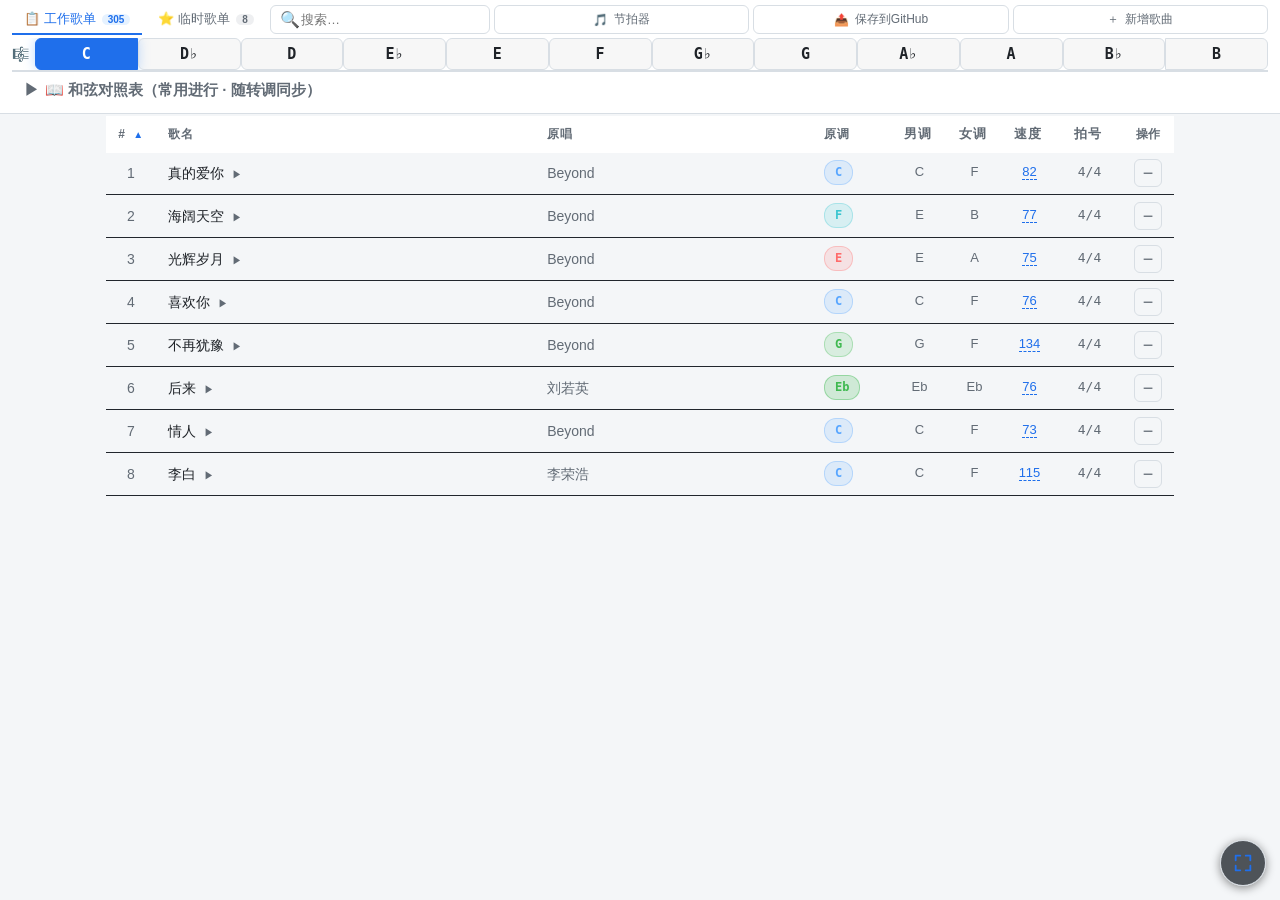
<file: index.html>
<!DOCTYPE html>
<!-- saved from url=(0072)https://webview.e2b.sh4.sandbox.cloudstudio.club/%E6%AD%8C%E5%8D%95.html -->
<html lang="zh-CN"><head><meta http-equiv="Content-Type" content="text/html; charset=UTF-8">
<meta http-equiv="Cache-Control" content="no-cache, no-store, must-revalidate">
<meta http-equiv="Pragma" content="no-cache">
<meta http-equiv="Expires" content="0">

<meta name="viewport" content="width=device-width, initial-scale=1.0, viewport-fit=cover">
<title>工作歌单 v4.1</title>
<meta name="theme-color" content="#06090d">
<meta name="mobile-web-app-capable" content="yes">
<meta name="apple-mobile-web-app-capable" content="yes">
<meta name="apple-mobile-web-app-status-bar-style" content="black-translucent">
<link rel="manifest" href="manifest.json">
<link rel="icon" href="icon-192.png" type="image/png">
<link rel="apple-touch-icon" href="icon-192.png">
<link rel="stylesheet" href="style.css">
</head>
<body>

<div class="toolbar">
  <div class="toolbar-top">
    <button class="tab-btn active" id="tab-main" onclick="switchTab(&#39;main&#39;)">
      <span>📋 工作歌单</span>
      <span class="tab-count" id="count-main">305</span>
    </button>
    <button class="tab-btn" id="tab-temp" onclick="switchTab(&#39;temp&#39;)">
      <span>⭐ 临时歌单</span>
      <span class="tab-count" id="count-temp">8</span>
    </button>
    <div class="search-box">
      <span class="icon">🔍</span>
      <input type="text" id="search" placeholder="搜索…" autocomplete="off">
      <button class="search-btn" id="searchClear" title="清除" onclick="clearSearch()">×</button>
    </div>
    <button class="btn outline" title="节拍器" onclick="toggleMetronome()"><span>🎵</span><span>节拍器</span></button>
    <button class="btn outline" title="导出修改 / 保存到GitHub" onclick="openExportModal()"><span>📤</span><span>保存到GitHub</span></button>
    <button class="btn outline" title="新增一首歌曲" onclick="openNewSongModal()"><span>＋</span><span>新增歌曲</span></button>
  </div>
  <div class="key-bar">
    <span class="key-bar-label">🎼</span>
    <button class="key-btn active" data-key="C" data-label="C" onclick="changeTransposeKey(&#39;C&#39;, this)">C</button>
    <button class="key-btn" data-key="Db" data-label="Db" onclick="changeTransposeKey(&#39;Db&#39;, this)">D♭</button>
    <button class="key-btn" data-key="D" data-label="D" onclick="changeTransposeKey(&#39;D&#39;, this)">D</button>
    <button class="key-btn" data-key="Eb" data-label="Eb" onclick="changeTransposeKey(&#39;Eb&#39;, this)">E♭</button>
    <button class="key-btn" data-key="E" data-label="E" onclick="changeTransposeKey(&#39;E&#39;, this)">E</button>
    <button class="key-btn" data-key="F" data-label="F" onclick="changeTransposeKey(&#39;F&#39;, this)">F</button>
    <button class="key-btn" data-key="Gb" data-label="Gb" onclick="changeTransposeKey(&#39;Gb&#39;, this)">G♭</button>
    <button class="key-btn" data-key="G" data-label="G" onclick="changeTransposeKey(&#39;G&#39;, this)">G</button>
    <button class="key-btn" data-key="Ab" data-label="Ab" onclick="changeTransposeKey(&#39;Ab&#39;, this)">A♭</button>
    <button class="key-btn" data-key="A" data-label="A" onclick="changeTransposeKey(&#39;A&#39;, this)">A</button>
    <button class="key-btn" data-key="Bb" data-label="Bb" onclick="changeTransposeKey(&#39;Bb&#39;, this)">B♭</button>
    <button class="key-btn" data-key="B" data-label="B" onclick="changeTransposeKey(&#39;B&#39;, this)">B</button>
  </div>
  <div class="ref-panel" id="refPanel">
    <div class="ref-panel-toggle" onclick="toggleRefPanel()">
      <span class="arrow">▶</span>
      <span>📖 和弦对照表（常用进行 · 随转调同步）</span>
    </div>
    <div class="ref-panel-actions" id="refPanelActions">
      <button class="ref-edit-btn" id="refEditBtn" onclick="toggleRefEditMode(event)">✏️ 编辑</button>
      <span class="ref-edit-hint" id="refEditHint"></span>
    </div>
    <div class="ref-panel-body" id="refPanelBody"><div class="prog-section"><span class="prog-label">顺阶七级</span><div class="prog-measures"><div class="measure"><div class="beat has-chord"><div class="measure-num">1</div><div class="measure-chord">C</div></div></div><div class="measure"><div class="beat has-chord"><div class="measure-num">2</div><div class="measure-chord">D<small>m</small></div></div></div><div class="measure"><div class="beat has-chord"><div class="measure-num">3</div><div class="measure-chord">E<small>m</small></div></div></div><div class="measure"><div class="beat has-chord"><div class="measure-num">4</div><div class="measure-chord">F</div></div></div><div class="measure"><div class="beat has-chord"><div class="measure-num">5</div><div class="measure-chord">G</div></div></div><div class="measure"><div class="beat has-chord"><div class="measure-num">6</div><div class="measure-chord">A<small>m</small></div></div></div><div class="measure"><div class="beat has-chord"><div class="measure-num">b1<small>dim</small></div><div class="measure-chord">B<small>dim</small></div></div></div></div></div><div class="prog-section"><span class="prog-label">流行卡农进行</span><div class="prog-measures"><div class="measure"><div class="beat has-chord"><div class="measure-num">1</div><div class="measure-chord">C</div></div></div><div class="measure"><div class="beat has-chord"><div class="measure-num">5</div><div class="measure-chord">G</div></div></div><div class="measure"><div class="beat has-chord"><div class="measure-num">6</div><div class="measure-chord">A<small>m</small></div></div></div><div class="measure"><div class="beat has-chord"><div class="measure-num">3</div><div class="measure-chord">E<small>m</small></div></div></div><div class="measure"><div class="beat has-chord"><div class="measure-num">4</div><div class="measure-chord">F</div></div></div><div class="measure"><div class="beat has-chord"><div class="measure-num">1</div><div class="measure-chord">C</div></div></div><div class="measure"><div class="beat has-chord"><div class="measure-num">2</div><div class="measure-chord">D<small>m</small></div></div></div><div class="measure"><div class="beat has-chord"><div class="measure-num">5</div><div class="measure-chord">G</div></div></div></div></div><div class="prog-section"><span class="prog-label">万能抒情变体</span><div class="prog-measures"><div class="measure"><div class="beat has-chord"><div class="measure-num">4</div><div class="measure-chord">F</div></div></div><div class="measure"><div class="beat has-chord"><div class="measure-num">5</div><div class="measure-chord">G</div></div></div><div class="measure"><div class="beat has-chord"><div class="measure-num">3</div><div class="measure-chord">E<small>m</small></div></div></div><div class="measure"><div class="beat has-chord"><div class="measure-num">6</div><div class="measure-chord">A<small>m</small></div></div></div><div class="measure"><div class="beat has-chord"><div class="measure-num">2</div><div class="measure-chord">D<small>m</small></div></div></div><div class="measure"><div class="beat has-chord"><div class="measure-num">5</div><div class="measure-chord">G</div></div></div><div class="measure"><div class="beat has-chord"><div class="measure-num">1</div><div class="measure-chord">C</div></div></div></div></div><div class="prog-section"><span class="prog-label">标准 456 进行</span><div class="prog-measures"><div class="measure"><div class="beat has-chord"><div class="measure-num">4</div><div class="measure-chord">F</div></div></div><div class="measure"><div class="beat has-chord"><div class="measure-num">5</div><div class="measure-chord">G</div></div></div><div class="measure"><div class="beat has-chord"><div class="measure-num">6</div><div class="measure-chord">A<small>m</small></div></div></div><div class="measure"><div class="beat has-chord"><div class="measure-num">6</div><div class="measure-chord">A<small>m</small></div></div></div></div></div><div class="prog-section"><span class="prog-label">延伸版 4561 进行</span><div class="prog-measures"><div class="measure"><div class="beat has-chord"><div class="measure-num">4</div><div class="measure-chord">F</div></div></div><div class="measure"><div class="beat has-chord"><div class="measure-num">5</div><div class="measure-chord">G</div></div></div><div class="measure"><div class="beat has-chord"><div class="measure-num">6</div><div class="measure-chord">A<small>m</small></div></div></div><div class="measure"><div class="beat has-chord"><div class="measure-num">1</div><div class="measure-chord">C</div></div></div></div></div><div class="prog-section"><span class="prog-label">4536 变体（斜线和弦）</span><div class="prog-measures"><div class="measure"><div class="beat has-chord"><div class="measure-num">4</div><div class="measure-chord">F</div></div></div><div class="measure"><div class="beat has-chord"><div class="measure-num">5/4</div><div class="measure-chord">G/F</div></div></div><div class="measure"><div class="beat has-chord"><div class="measure-num">3</div><div class="measure-chord">E<small>m</small></div></div></div><div class="measure"><div class="beat has-chord"><div class="measure-num">6</div><div class="measure-chord">A<small>m</small></div></div></div></div></div><div class="prog-section"><span class="prog-label">五度循环进行</span><div class="prog-measures"><div class="measure"><div class="beat has-chord"><div class="measure-num">2</div><div class="measure-chord">D<small>m</small></div></div></div><div class="measure"><div class="beat has-chord"><div class="measure-num">5</div><div class="measure-chord">G</div></div></div><div class="measure"><div class="beat has-chord"><div class="measure-num">1</div><div class="measure-chord">C</div></div></div><div class="measure"><div class="beat has-chord"><div class="measure-num">4</div><div class="measure-chord">F</div></div></div></div></div><div class="prog-section"><span class="prog-label">小调顺阶下行 1</span><div class="prog-measures"><div class="measure"><div class="beat has-chord"><div class="measure-num">6</div><div class="measure-chord">A<small>m</small></div></div></div><div class="measure"><div class="beat has-chord"><div class="measure-num">5</div><div class="measure-chord">G</div></div></div><div class="measure"><div class="beat has-chord"><div class="measure-num">4</div><div class="measure-chord">F</div></div></div><div class="measure"><div class="beat has-chord"><div class="measure-num">3</div><div class="measure-chord">E<small>m</small></div></div></div></div></div><div class="prog-section"><span class="prog-label">小调顺阶下行 2</span><div class="prog-measures"><div class="measure"><div class="beat has-chord"><div class="measure-num">6</div><div class="measure-chord">A<small>m</small></div></div></div><div class="measure"><div class="beat has-chord"><div class="measure-num">5</div><div class="measure-chord">G</div></div></div><div class="measure"><div class="beat has-chord"><div class="measure-num">4</div><div class="measure-chord">F</div></div></div><div class="measure"><div class="beat has-chord"><div class="measure-num">1</div><div class="measure-chord">C</div></div></div></div></div><div class="prog-section"><span class="prog-label">现代流行、欧美影响</span><div class="prog-measures"><div class="measure"><div class="beat has-chord"><div class="measure-num">6</div><div class="measure-chord">A<small>m</small></div></div></div><div class="measure"><div class="beat has-chord"><div class="measure-num">4</div><div class="measure-chord">F</div></div></div><div class="measure"><div class="beat has-chord"><div class="measure-num">1</div><div class="measure-chord">C</div></div></div><div class="measure"><div class="beat has-chord"><div class="measure-num">5</div><div class="measure-chord">G</div></div></div></div></div><div class="prog-section"><span class="prog-label">老派流行、校园民谣</span><div class="prog-measures"><div class="measure"><div class="beat has-chord"><div class="measure-num">1</div><div class="measure-chord">C</div></div></div><div class="measure"><div class="beat has-chord"><div class="measure-num">6</div><div class="measure-chord">A<small>m</small></div></div></div><div class="measure"><div class="beat has-chord"><div class="measure-num">4</div><div class="measure-chord">F</div></div></div><div class="measure"><div class="beat has-chord"><div class="measure-num">5</div><div class="measure-chord">G</div></div></div></div></div><div class="prog-section"><span class="prog-label">爵士味、经典流行</span><div class="prog-measures"><div class="measure"><div class="beat has-chord"><div class="measure-num">1</div><div class="measure-chord">C</div></div></div><div class="measure"><div class="beat has-chord"><div class="measure-num">6</div><div class="measure-chord">A<small>m</small></div></div></div><div class="measure"><div class="beat has-chord"><div class="measure-num">2</div><div class="measure-chord">D<small>m</small></div></div></div><div class="measure"><div class="beat has-chord"><div class="measure-num">5</div><div class="measure-chord">G</div></div></div></div></div><div class="prog-section"><span class="prog-label">副歌常见</span><div class="prog-measures"><div class="measure"><div class="beat has-chord"><div class="measure-num">6</div><div class="measure-chord">A<small>m</small></div></div></div><div class="measure"><div class="beat has-chord"><div class="measure-num">4</div><div class="measure-chord">F</div></div></div><div class="measure"><div class="beat has-chord"><div class="measure-num">1</div><div class="measure-chord">C</div></div></div><div class="measure"><div class="beat has-chord"><div class="measure-num">2</div><div class="measure-chord">D<small>m</small></div></div></div><div class="measure"><div class="beat has-chord"><div class="measure-num">5</div><div class="measure-chord">G</div></div></div></div></div><div class="prog-section"><span class="prog-label">最传统进行</span><div class="prog-measures"><div class="measure"><div class="beat has-chord"><div class="measure-num">1</div><div class="measure-chord">C</div></div></div><div class="measure"><div class="beat has-chord"><div class="measure-num">4</div><div class="measure-chord">F</div></div></div><div class="measure"><div class="beat has-chord"><div class="measure-num">5</div><div class="measure-chord">G</div></div></div><div class="measure"><div class="beat has-chord"><div class="measure-num">1</div><div class="measure-chord">C</div></div></div></div></div><div class="prog-section"><span class="prog-label">摇滚、流行情绪推进</span><div class="prog-measures"><div class="measure"><div class="beat has-chord"><div class="measure-num">6</div><div class="measure-chord">A<small>m</small></div></div></div><div class="measure"><div class="beat has-chord"><div class="measure-num">4</div><div class="measure-chord">F</div></div></div><div class="measure"><div class="beat has-chord"><div class="measure-num">5</div><div class="measure-chord">G</div></div></div><div class="measure"><div class="beat has-chord"><div class="measure-num">1</div><div class="measure-chord">C</div></div></div></div></div><div class="prog-section"><span class="prog-label">渐进情绪</span><div class="prog-measures"><div class="measure"><div class="beat has-chord"><div class="measure-num">6</div><div class="measure-chord">A<small>m</small></div></div></div><div class="measure"><div class="beat has-chord"><div class="measure-num">3</div><div class="measure-chord">E<small>m</small></div></div></div><div class="measure"><div class="beat has-chord"><div class="measure-num">4</div><div class="measure-chord">F</div></div></div><div class="measure"><div class="beat has-chord"><div class="measure-num">5</div><div class="measure-chord">G</div></div></div></div></div><div class="prog-section"><span class="prog-label">终止进行</span><div class="prog-measures"><div class="measure"><div class="beat has-chord"><div class="measure-num">6</div><div class="measure-chord">A<small>m</small></div></div></div><div class="measure"><div class="beat has-chord"><div class="measure-num">2</div><div class="measure-chord">D<small>m</small></div></div></div><div class="measure"><div class="beat has-chord"><div class="measure-num">5</div><div class="measure-chord">G</div></div></div><div class="measure"><div class="beat has-chord"><div class="measure-num">1</div><div class="measure-chord">C</div></div></div></div></div></div>
  </div>
</div>
<div class="table-wrap">
  <table id="table">
    <thead>
      <tr>
        <th class="col-id sorted" onclick="sortBy(&#39;id&#39;)" style="top: 116px;"># <span class="sort-arrow">▲</span></th>
        <th onclick="sortBy(&#39;name&#39;)" style="top: 116px;">歌名 <span class="sort-arrow"></span></th>
        <th onclick="sortBy(&#39;artist&#39;)" style="top: 116px;">原唱 <span class="sort-arrow"></span></th>
        <th class="col-key" onclick="sortBy(&#39;key&#39;)" style="top: 116px;">原调 <span class="sort-arrow"></span></th>
        <th class="col-male" onclick="sortBy(&#39;maleKey&#39;)" style="top: 116px;">男调 <span class="sort-arrow"></span></th>
        <th class="col-female" onclick="sortBy(&#39;femaleKey&#39;)" style="top: 116px;">女调 <span class="sort-arrow"></span></th>
        <th class="col-bpm" onclick="sortBy(&#39;bpm&#39;)" style="top: 116px;">速度 <span class="sort-arrow"></span></th>
        <th class="col-timesig" onclick="sortBy(&#39;timeSig&#39;)" style="top: 116px;">拍号 <span class="sort-arrow"></span></th>
        <th class="col-action" style="top: 116px;">操作</th>
      </tr>
    </thead>
    <tbody id="tbody">
    <tr class="song-row" data-id="229" draggable="true" onclick="toggleProg(229)">
      <td class="col-id">1</td>
      <td class="col-name">真的爱你 <span class="prog-toggle">▶</span></td>
      <td class="col-artist">Beyond</td>
      <td class="col-key"><span class="key-badge key-C">C</span></td>
      <td class="col-male">C</td>
      <td class="col-female">F</td>
      <td class="col-bpm"><span class="bpm-link" title="设为节拍器速度" onclick="event.stopPropagation();setMetroBpm(82)">82</span></td>
      <td class="col-timesig">4/4</td>
      <td class="col-action"><button class="action-btn remove" title="移除" onclick="event.stopPropagation();removeFromTemp(229)">−</button></td>
    </tr>
    <tr class="song-row" data-id="227" draggable="true" onclick="toggleProg(227)">
      <td class="col-id">2</td>
      <td class="col-name">海阔天空 <span class="prog-toggle">▶</span></td>
      <td class="col-artist">Beyond</td>
      <td class="col-key"><span class="key-badge key-F">F</span></td>
      <td class="col-male">E</td>
      <td class="col-female">B</td>
      <td class="col-bpm"><span class="bpm-link" title="设为节拍器速度" onclick="event.stopPropagation();setMetroBpm(77)">77</span></td>
      <td class="col-timesig">4/4</td>
      <td class="col-action"><button class="action-btn remove" title="移除" onclick="event.stopPropagation();removeFromTemp(227)">−</button></td>
    </tr>
    <tr class="song-row" data-id="228" draggable="true" onclick="toggleProg(228)">
      <td class="col-id">3</td>
      <td class="col-name">光辉岁月 <span class="prog-toggle">▶</span></td>
      <td class="col-artist">Beyond</td>
      <td class="col-key"><span class="key-badge key-E">E</span></td>
      <td class="col-male">E</td>
      <td class="col-female">A</td>
      <td class="col-bpm"><span class="bpm-link" title="设为节拍器速度" onclick="event.stopPropagation();setMetroBpm(75)">75</span></td>
      <td class="col-timesig">4/4</td>
      <td class="col-action"><button class="action-btn remove" title="移除" onclick="event.stopPropagation();removeFromTemp(228)">−</button></td>
    </tr>
    <tr class="song-row" data-id="230" draggable="true" onclick="toggleProg(230)">
      <td class="col-id">4</td>
      <td class="col-name">喜欢你 <span class="prog-toggle">▶</span></td>
      <td class="col-artist">Beyond</td>
      <td class="col-key"><span class="key-badge key-C">C</span></td>
      <td class="col-male">C</td>
      <td class="col-female">F</td>
      <td class="col-bpm"><span class="bpm-link" title="设为节拍器速度" onclick="event.stopPropagation();setMetroBpm(76)">76</span></td>
      <td class="col-timesig">4/4</td>
      <td class="col-action"><button class="action-btn remove" title="移除" onclick="event.stopPropagation();removeFromTemp(230)">−</button></td>
    </tr>
    <tr class="song-row" data-id="231" draggable="true" onclick="toggleProg(231)">
      <td class="col-id">5</td>
      <td class="col-name">不再犹豫 <span class="prog-toggle">▶</span></td>
      <td class="col-artist">Beyond</td>
      <td class="col-key"><span class="key-badge key-G">G</span></td>
      <td class="col-male">G</td>
      <td class="col-female">F</td>
      <td class="col-bpm"><span class="bpm-link" title="设为节拍器速度" onclick="event.stopPropagation();setMetroBpm(134)">134</span></td>
      <td class="col-timesig">4/4</td>
      <td class="col-action"><button class="action-btn remove" title="移除" onclick="event.stopPropagation();removeFromTemp(231)">−</button></td>
    </tr>
    <tr class="song-row" data-id="304" draggable="true" onclick="toggleProg(304)">
      <td class="col-id">6</td>
      <td class="col-name">后来 <span class="prog-toggle">▶</span></td>
      <td class="col-artist">刘若英</td>
      <td class="col-key"><span class="key-badge key-Eb">Eb</span></td>
      <td class="col-male">Eb</td>
      <td class="col-female">Eb</td>
      <td class="col-bpm"><span class="bpm-link" title="设为节拍器速度" onclick="event.stopPropagation();setMetroBpm(76)">76</span></td>
      <td class="col-timesig">4/4</td>
      <td class="col-action"><button class="action-btn remove" title="移除" onclick="event.stopPropagation();removeFromTemp(304)">−</button></td>
    </tr>
    <tr class="song-row" data-id="305" draggable="true" onclick="toggleProg(305)">
      <td class="col-id">7</td>
      <td class="col-name">情人 <span class="prog-toggle">▶</span></td>
      <td class="col-artist">Beyond</td>
      <td class="col-key"><span class="key-badge key-C">C</span></td>
      <td class="col-male">C</td>
      <td class="col-female">F</td>
      <td class="col-bpm"><span class="bpm-link" title="设为节拍器速度" onclick="event.stopPropagation();setMetroBpm(73)">73</span></td>
      <td class="col-timesig">4/4</td>
      <td class="col-action"><button class="action-btn remove" title="移除" onclick="event.stopPropagation();removeFromTemp(305)">−</button></td>
    </tr>
    <tr class="song-row" data-id="306" draggable="true" onclick="toggleProg(306)">
      <td class="col-id">8</td>
      <td class="col-name">李白 <span class="prog-toggle">▶</span></td>
      <td class="col-artist">李荣浩</td>
      <td class="col-key"><span class="key-badge key-C">C</span></td>
      <td class="col-male">C</td>
      <td class="col-female">F</td>
      <td class="col-bpm"><span class="bpm-link" title="设为节拍器速度" onclick="event.stopPropagation();setMetroBpm(115)">115</span></td>
      <td class="col-timesig">4/4</td>
      <td class="col-action"><button class="action-btn remove" title="移除" onclick="event.stopPropagation();removeFromTemp(306)">−</button></td>
    </tr></tbody>
  </table>
</div>

<!-- 展开和弦：铺满锁定行以下的全屏详情区（每次仅一首） -->
<div class="detail-view" id="detailView" style="top: 116px;">
  <div class="detail-bar">
    <div class="detail-title" id="detailTitle"><span class="detail-name">真的爱你</span><span class="detail-meta"><span class="dm-chip"><i>原调</i><b>C</b></span><span class="dm-chip"><i>男调</i><b>C</b></span><span class="dm-chip"><i>女调</i><b>F</b></span><span class="dm-chip"><i>速度</i><b>82</b></span><span class="dm-chip"><i>拍号</i><b>4/4</b></span></span></div>
    <div class="detail-actions">
      <button class="btn outline" id="prevSong" title="上一首" onclick="navigateSong(-1)">◀ 上一首</button>
      <button class="btn outline" id="nextSong" title="下一首" onclick="navigateSong(1)">下一首 ▶</button>
      <button class="btn outline" id="editToggle" title="编辑：修改字母和弦、模块名称，或新增模块，保存后自动推导级数">✏️ 编辑</button>
      <button class="btn outline" id="editCancel" title="取消编辑" onclick="toggleEditMode()" style="display: none;">✕ 取消</button>
      <button class="detail-close" onclick="closeDetail()">✕ 关闭</button>
    </div>
  </div>
  <div class="detail-body" id="detailBody"><div class="prog-detail"><div class="prog-section"><span class="prog-label">前奏 solo</span><div class="prog-measures"><div class="measure"><div class="beat has-chord"><div class="measure-num">1</div><div class="measure-chord">C</div></div><div class="beat rest"><div class="measure-chord rest-mark">-</div></div><div class="beat has-chord"><div class="measure-num">5</div><div class="measure-chord">G</div></div><div class="beat rest"><div class="measure-chord rest-mark">-</div></div></div><div class="measure"><div class="beat has-chord"><div class="measure-num">6</div><div class="measure-chord">A<small>m</small></div></div><div class="beat rest"><div class="measure-chord rest-mark">-</div></div><div class="beat has-chord"><div class="measure-num">4</div><div class="measure-chord">F</div></div><div class="beat rest"><div class="measure-chord rest-mark">-</div></div></div><div class="measure"><div class="beat has-chord"><div class="measure-num">1</div><div class="measure-chord">C</div></div><div class="beat rest"><div class="measure-chord rest-mark">-</div></div><div class="beat has-chord"><div class="measure-num">5</div><div class="measure-chord">G</div></div><div class="beat rest"><div class="measure-chord rest-mark">-</div></div></div><div class="measure"><div class="beat has-chord"><div class="measure-num">1</div><div class="measure-chord">C</div></div><div class="beat rest"><div class="measure-chord rest-mark">-</div></div><div class="beat rest"><div class="measure-chord rest-mark">-</div></div><div class="beat rest"><div class="measure-chord rest-mark">-</div></div></div></div></div><div class="prog-section"><span class="prog-label">主歌 Verse</span><div class="prog-measures"><div class="measure"><div class="beat has-chord"><div class="measure-num">1</div><div class="measure-chord">C</div></div><div class="beat rest"><div class="measure-chord rest-mark">-</div></div><div class="beat has-chord"><div class="measure-num">5</div><div class="measure-chord">G</div></div><div class="beat rest"><div class="measure-chord rest-mark">-</div></div></div><div class="measure"><div class="beat has-chord"><div class="measure-num">6</div><div class="measure-chord">A<small>m</small></div></div><div class="beat rest"><div class="measure-chord rest-mark">-</div></div><div class="beat has-chord"><div class="measure-num">4</div><div class="measure-chord">F</div></div><div class="beat rest"><div class="measure-chord rest-mark">-</div></div></div><div class="measure"><div class="beat has-chord"><div class="measure-num">1</div><div class="measure-chord">C</div></div><div class="beat rest"><div class="measure-chord rest-mark">-</div></div><div class="beat has-chord"><div class="measure-num">5</div><div class="measure-chord">G</div></div><div class="beat rest"><div class="measure-chord rest-mark">-</div></div></div><div class="measure"><div class="beat has-chord"><div class="measure-num">1</div><div class="measure-chord">C</div></div><div class="beat rest"><div class="measure-chord rest-mark">-</div></div><div class="beat rest"><div class="measure-chord rest-mark">-</div></div><div class="beat rest"><div class="measure-chord rest-mark">-</div></div></div></div></div><div class="prog-section"><span class="prog-label">预副歌 Pre-Chorus</span><div class="prog-measures"><div class="measure"><div class="beat has-chord"><div class="measure-num">4</div><div class="measure-chord">F</div></div><div class="beat rest"><div class="measure-chord rest-mark">-</div></div><div class="beat has-chord"><div class="measure-num">5</div><div class="measure-chord">G</div></div><div class="beat rest"><div class="measure-chord rest-mark">-</div></div></div><div class="measure"><div class="beat has-chord"><div class="measure-num">4</div><div class="measure-chord">F</div></div><div class="beat rest"><div class="measure-chord rest-mark">-</div></div><div class="beat has-chord"><div class="measure-num">5</div><div class="measure-chord">G</div></div><div class="beat rest"><div class="measure-chord rest-mark">-</div></div></div></div></div><div class="prog-section"><span class="prog-label">副歌 Chorus</span><div class="prog-measures"><div class="measure"><div class="beat has-chord"><div class="measure-num">1</div><div class="measure-chord">C</div></div><div class="beat rest"><div class="measure-chord rest-mark">-</div></div><div class="beat has-chord"><div class="measure-num">5</div><div class="measure-chord">G</div></div><div class="beat rest"><div class="measure-chord rest-mark">-</div></div></div><div class="measure"><div class="beat has-chord"><div class="measure-num">6</div><div class="measure-chord">A<small>m</small></div></div><div class="beat rest"><div class="measure-chord rest-mark">-</div></div><div class="beat has-chord"><div class="measure-num">4</div><div class="measure-chord">F</div></div><div class="beat rest"><div class="measure-chord rest-mark">-</div></div></div><div class="measure"><div class="beat has-chord"><div class="measure-num">1</div><div class="measure-chord">C</div></div><div class="beat rest"><div class="measure-chord rest-mark">-</div></div><div class="beat has-chord"><div class="measure-num">5</div><div class="measure-chord">G</div></div><div class="beat rest"><div class="measure-chord rest-mark">-</div></div></div><div class="measure"><div class="beat has-chord"><div class="measure-num">1</div><div class="measure-chord">C</div></div><div class="beat rest"><div class="measure-chord rest-mark">-</div></div><div class="beat rest"><div class="measure-chord rest-mark">-</div></div><div class="beat rest"><div class="measure-chord rest-mark">-</div></div></div></div></div><div class="prog-section"><span class="prog-label">solo</span><div class="prog-measures"><div class="measure"><div class="beat has-chord"><div class="measure-num">1</div><div class="measure-chord">C</div></div><div class="beat rest"><div class="measure-chord rest-mark">-</div></div><div class="beat has-chord"><div class="measure-num">5</div><div class="measure-chord">G</div></div><div class="beat rest"><div class="measure-chord rest-mark">-</div></div></div><div class="measure"><div class="beat has-chord"><div class="measure-num">6</div><div class="measure-chord">A<small>m</small></div></div><div class="beat rest"><div class="measure-chord rest-mark">-</div></div><div class="beat has-chord"><div class="measure-num">4</div><div class="measure-chord">F</div></div><div class="beat rest"><div class="measure-chord rest-mark">-</div></div></div><div class="measure"><div class="beat has-chord"><div class="measure-num">1</div><div class="measure-chord">C</div></div><div class="beat rest"><div class="measure-chord rest-mark">-</div></div><div class="beat has-chord"><div class="measure-num">5</div><div class="measure-chord">G</div></div><div class="beat rest"><div class="measure-chord rest-mark">-</div></div></div><div class="measure"><div class="beat has-chord"><div class="measure-num">1</div><div class="measure-chord">C</div></div><div class="beat rest"><div class="measure-chord rest-mark">-</div></div><div class="beat rest"><div class="measure-chord rest-mark">-</div></div><div class="beat rest"><div class="measure-chord rest-mark">-</div></div></div></div></div></div></div>
</div>

<div class="metro" id="metro" style="display:none;">
  <div class="metro-head"><span>🎵 节拍器</span><button class="metro-x" onclick="toggleMetronome()">×</button></div>
  <div class="metro-bpm"><input type="number" id="metroBpmInput" min="40" max="240" value="80" oninput="onMetroBpmInput(this.value)" onblur="setMetroBpm(this.value)" onclick="this.select()"> <small>BPM</small></div>
  <input type="range" id="metroRange" min="40" max="240" value="80" oninput="setMetroBpm(this.value)">
  <div class="metro-vol">
    <span class="metro-vol-label">音量</span>
    <input type="range" id="metroVol" min="20" max="300" value="100" oninput="setMetroVol(this.value)">
    <span id="metroVolVal" class="metro-vol-val">100%</span>
  </div>
  <div class="metro-meter">
    <div class="metro-meter-label">拍号（可自由输入，如 4/4 · 3/4 · 6/8 · 5/4 · 7/8）</div>
    <div class="metro-meter-row">
      <input type="text" id="metroMeter" value="4/4" maxlength="5" inputmode="numeric" oninput="setMeter(this.value)">
      <div class="metro-presets">
        <button onclick="setMeter(&#39;4/4&#39;)" class="active">4/4</button>
        <button onclick="setMeter(&#39;3/4&#39;)">3/4</button>
        <button onclick="setMeter(&#39;2/4&#39;)">2/4</button>
        <button onclick="setMeter(&#39;6/8&#39;)">6/8</button>
        <button onclick="setMeter(&#39;5/4&#39;)">5/4</button>
        <button onclick="setMeter(&#39;7/8&#39;)">7/8</button>
      </div>
    </div>
  </div>
  <div class="metro-ctrl">
    <button id="metroPlay" onclick="metroToggle()">▶ 开始</button>
    <button class="outline" onclick="metroTap()">点按测速</button>
  </div>
  <div class="metro-beat" id="metroBeat"><span class="bdot b-strong"></span><span class="bdot b-weak"></span><span class="bdot b-weak"></span><span class="bdot b-weak"></span></div>
</div>
<div id="chordTip" class="chord-tip"></div>

<div class="export-mask" id="exportMask" onclick="if(event.target===this)closeExportModal()">
  <div class="export-box">
    <div class="export-head"><span>📤 导出修改指令</span><button class="export-x" onclick="closeExportModal()">×</button></div>
    <div class="export-hint" id="exportHint"></div>
    <textarea class="export-ta" id="exportTa" readonly="" spellcheck="false"></textarea>
    <div class="export-actions">
      <button class="btn primary" id="exportCopyBtn" onclick="copyExport()">📋 复制文本</button>
      <button class="btn outline" onclick="downloadExport()">💾 下载 txt</button>
    </div>
    <div class="save-github">
      <div class="save-row">
        <input type="password" id="ghToken" class="gh-token" placeholder="GitHub Token（需 repo 权限）" autocomplete="off">
        <label class="gh-remember"><input type="checkbox" id="ghRemember"> 记住</label>
      </div>
      <div class="save-row">
        <button class="btn primary" id="ghSaveBtn" onclick="saveToGitHub()">☁ 保存到 GitHub</button>
        <span id="ghSaveStatus" class="gh-status"></span>
      </div>
    </div>
  </div>
</div>

<div class="export-mask" id="newSongMask" onclick="if(event.target===this)closeNewSongModal()">
  <div class="ns-box">
    <div class="export-head"><span>＋ 新增歌曲</span><button class="export-x" onclick="closeNewSongModal()">×</button></div>
    <form class="ns-form" id="newSongForm" onsubmit="return false">
      <div class="ns-row">
        <label class="ns-field ns-id">
          <span>编号 ID</span>
          <input type="number" id="nsId" min="1" readonly>
        </label>
        <label class="ns-field">
          <span>歌名 <i class="req">*</i></span>
          <input type="text" id="nsName" placeholder="必填" maxlength="60" autocomplete="off">
        </label>
      </div>
      <div class="ns-row">
        <label class="ns-field">
          <span>原唱</span>
          <input type="text" id="nsArtist" placeholder="如：Beyond" maxlength="40" autocomplete="off">
        </label>
        <label class="ns-field">
          <span>原调</span>
          <input type="text" id="nsKey" placeholder="如 C / F / Eb" maxlength="6" autocomplete="off">
        </label>
      </div>
      <div class="ns-row">
        <label class="ns-field">
          <span>男调</span>
          <input type="text" id="nsMaleKey" placeholder="可留空" maxlength="6" autocomplete="off">
        </label>
        <label class="ns-field">
          <span>女调</span>
          <input type="text" id="nsFemaleKey" placeholder="可留空" maxlength="6" autocomplete="off">
        </label>
      </div>
      <div class="ns-row">
        <label class="ns-field">
          <span>速度 BPM</span>
          <input type="text" id="nsBpm" placeholder="可留空" maxlength="4" inputmode="numeric" autocomplete="off">
        </label>
        <label class="ns-field">
          <span>拍号</span>
          <input type="text" id="nsTimeSig" placeholder="如 4/4" maxlength="5" autocomplete="off">
        </label>
      </div>
      <div class="ns-hint">新增后歌曲会出现在列表末尾，详情页可继续编辑和弦走向；点"保存到 GitHub"才会真正写入仓库。</div>
      <div class="ns-actions">
        <button class="btn outline" type="button" onclick="closeNewSongModal()">取消</button>
        <button class="btn primary" type="button" onclick="confirmNewSong()">添加并展开</button>
      </div>
    </form>
  </div>
</div>

<button class="fs-btn" id="fsBtn" title="全屏 / 退出全屏" aria-label="全屏" onclick="toggleFullscreen()">
  <svg viewBox="0 0 24 24" width="22" height="22" aria-hidden="true">
    <path d="M4 9V4h5M20 9V4h-5M4 15v5h5M20 15v5h-5" fill="none" stroke="currentColor" stroke-width="2" stroke-linecap="round" stroke-linejoin="round"/>
  </svg>
</button>

<button class="install-btn" id="installBtn" title="安装到桌面（离线 PWA）" aria-label="安装到桌面">
  <svg viewBox="0 0 24 24" width="20" height="20" aria-hidden="true"><path d="M12 3v9m0 0l-4-4m4 4l4-4M5 18v2a2 2 0 002 2h10a2 2 0 002-2v-2" fill="none" stroke="currentColor" stroke-width="2" stroke-linecap="round" stroke-linejoin="round"/></svg>
  <span>安装</span>
</button>

<script>
  // ★ 自清理机制：访问 ?clear=1 时，注销所有 SW + 清空所有缓存 + 清 localStorage，然后跳回主页
  // 用于平板等无 F12 设备强制刷新 PWA 缓存（解决旧 SW 锁住旧代码导致歌单消失的问题）
  (function () {
    if (location.search.indexOf('clear=1') < 0) return;
    // 清理模式：显示提示，清理完自动跳回主页。app.js 即使并行加载也无害（马上跳转）
    document.title = '清理缓存中…';
    var overlay = document.createElement('div');
    overlay.style.cssText = 'position:fixed;inset:0;z-index:99999;background:#06090d;color:#e6edf3;display:flex;align-items:center;justify-content:center;flex-direction:column;font:16px/1.6 -apple-system,sans-serif;text-align:center;padding:20px';
    overlay.innerHTML = '<h2 style="margin:0 0 14px">🧹 正在清理缓存…</h2><p id="clrLog" style="font:13px/1.5 monospace;color:#8b949e;max-width:380px;white-space:pre-wrap;margin:0"></p>';
    (document.body || document.documentElement).appendChild(overlay);
    var logEl = document.getElementById('clrLog');
    function log(m) { if (logEl) logEl.textContent += m + '\n'; }
    function next() { log('✅ 清理完成，正在跳转…'); setTimeout(function () { location.replace(location.pathname); }, 1200); }
    var tasks = [];
    if ('serviceWorker' in navigator) {
      tasks.push(navigator.serviceWorker.getRegistrations().then(function (regs) {
        log('注销 ' + regs.length + ' 个 Service Worker');
        return Promise.all(regs.map(function (r) { return r.unregister(); }));
      }).catch(function (e) { log('SW 注销失败: ' + e.message); }));
    }
    if ('caches' in window) {
      tasks.push(caches.keys().then(function (keys) {
        log('删除 ' + keys.length + ' 个缓存: ' + keys.join(', '));
        return Promise.all(keys.map(function (k) { return caches.delete(k); }));
      }).catch(function (e) { log('缓存清理失败: ' + e.message); }));
    }
    try { localStorage.clear(); } catch (e) {}
    try { sessionStorage.clear(); } catch (e) {}
    log('本地存储已清空');
    Promise.all(tasks).then(next, next);
  })();
</script>

<script src="app.js"></script>

<script>
  // 注册 Service Worker，使本页面可作为离线 PWA 安装到安卓平板
  if ('serviceWorker' in navigator) {
    window.addEventListener('load', function () {
      navigator.serviceWorker.register('sw.js').then(function (reg) {
        reg.onupdatefound = function () {
          var installing = reg.installing;
          if (installing) {
            installing.onstatechange = function () {
              if (installing.state === 'installed' && navigator.serviceWorker.controller) {
                showSwUpdate();
              }
            };
          }
        };
      }).catch(function (err) { console.warn('SW 注册失败:', err); });
    });
  }
  // 新版本就绪后提示刷新（避免静默刷新丢失编辑状态）
  function showSwUpdate() {
    var t = document.getElementById('swUpdate');
    if (!t) {
      t = document.createElement('div');
      t.id = 'swUpdate';
      t.setAttribute('style', 'position:fixed;left:50%;bottom:18px;transform:translateX(-50%);z-index:9999;background:#1F67FE;color:#fff;padding:10px 14px;border-radius:10px;font:14px/1.4 sans-serif;box-shadow:0 6px 20px rgba(0,0,0,.35);cursor:pointer');
      t.textContent = '已更新，点击刷新';
      t.onclick = function () { location.reload(); };
      document.body.appendChild(t);
    }
  }
  // 页面内"安装到桌面"按钮：捕获原生安装提示，确保 standalone（无网址栏）模式
  (function () {
    var btn = document.getElementById('installBtn');
    var promptEvt = null;
    window.addEventListener('beforeinstallprompt', function (e) {
      e.preventDefault();          // 拦掉 Chrome 自动迷你条，统一走本按钮
      promptEvt = e;
      btn.style.display = 'flex';
    });
    window.addEventListener('appinstalled', function () {
      btn.style.display = 'none';
      promptEvt = null;
    });
    btn.addEventListener('click', function () {
      if (!promptEvt) return;
      promptEvt.prompt();
      promptEvt.userChoice.then(function (choice) {
        if (choice.outcome === 'accepted') { /* 已安装为独立 PWA */ }
        promptEvt = null;
        btn.style.display = 'none';
      });
    });
  })();
</script>
</body></html>
</file>
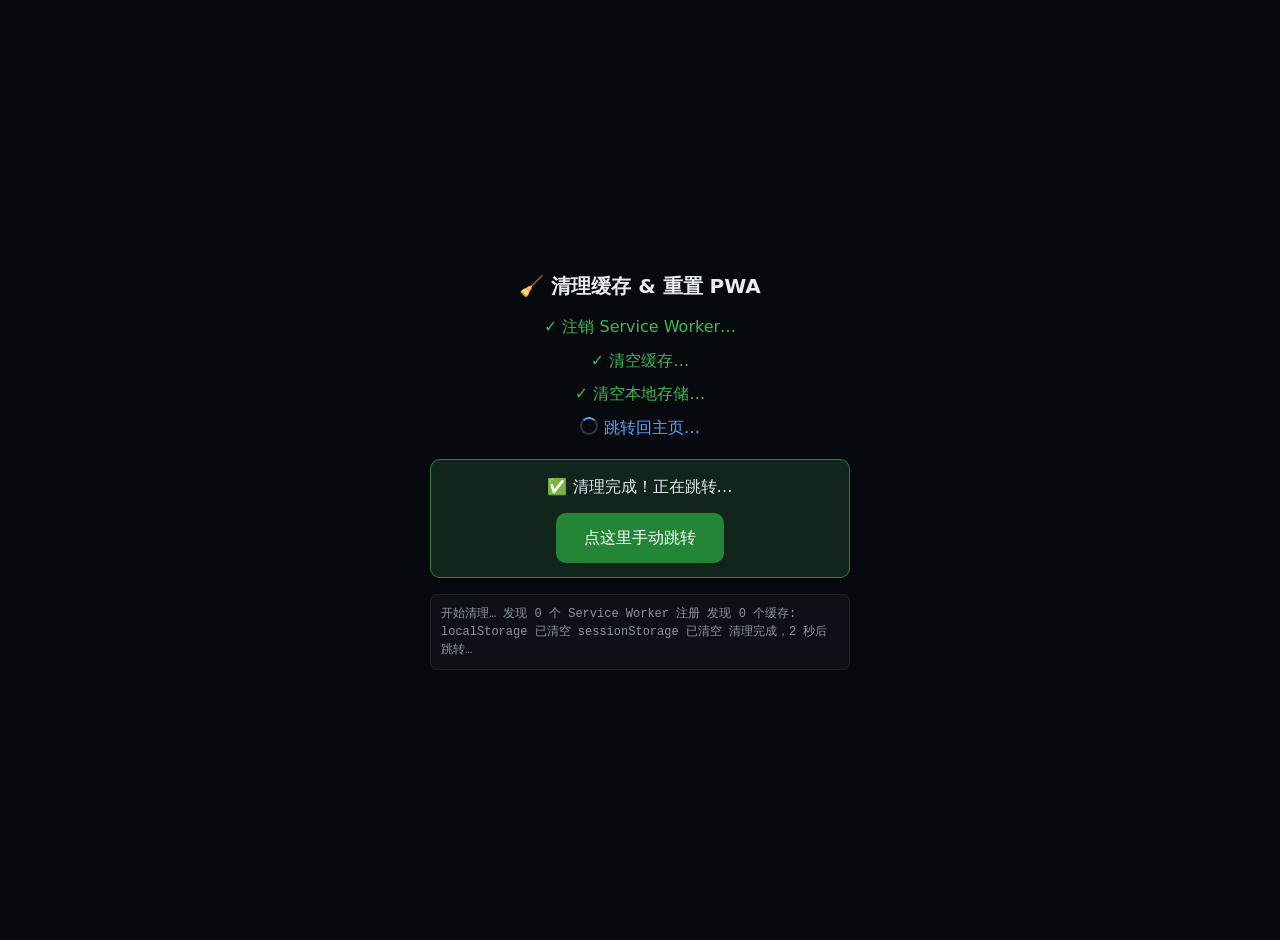
<file: clear-cache.html>
<!DOCTYPE html>
<html lang="zh-CN">
<head>
<meta charset="UTF-8">
<meta name="viewport" content="width=device-width, initial-scale=1.0">
<title>清理缓存中…</title>
<style>
  body { margin:0; min-height:100vh; display:flex; align-items:center; justify-content:center; background:#06090d; color:#e6edf3; font:16px/1.6 -apple-system,system-ui,sans-serif; text-align:center; padding:20px; }
  .box { max-width:420px; }
  h1 { font-size:20px; margin:0 0 12px; }
  .step { margin:8px 0; opacity:.4; transition:opacity .3s; }
  .step.done { opacity:1; color:#3fb950; }
  .step.doing { opacity:1; color:#58a6ff; }
  .step.fail { opacity:1; color:#f85149; }
  .spin { display:inline-block; width:14px; height:14px; border:2px solid #30363d; border-top-color:#58a6ff; border-radius:50%; animation:r .8s linear infinite; vertical-align:-2px; margin-right:6px; }
  @keyframes r { to { transform:rotate(360deg); } }
  .ok { display:none; margin-top:18px; padding:14px; background:#11251c; border:1px solid #238636; border-radius:10px; }
  .ok.show { display:block; }
  .btn { display:inline-block; margin-top:14px; padding:12px 28px; background:#238636; color:#fff; text-decoration:none; border-radius:10px; font-size:16px; }
  .log { margin-top:16px; padding:10px; background:#0d1117; border:1px solid #21262d; border-radius:8px; font:12px/1.5 monospace; text-align:left; max-height:160px; overflow:auto; color:#8b949e; }
</style>
</head>
<body>
<div class="box">
  <h1>🧹 清理缓存 & 重置 PWA</h1>
  <div class="step" id="s1"><span class="spin"></span>注销 Service Worker…</div>
  <div class="step" id="s2"><span class="spin"></span>清空缓存…</div>
  <div class="step" id="s3"><span class="spin"></span>清空本地存储…</div>
  <div class="step" id="s4"><span class="spin"></span>跳转回主页…</div>
  <div class="ok" id="okBox">
    <div>✅ 清理完成！正在跳转…</div>
    <a class="btn" id="goBtn" href="./">点这里手动跳转</a>
  </div>
  <div class="log" id="log"></div>
</div>
<script>
(function () {
  var log = document.getElementById('log');
  function addLog(msg) { log.textContent += msg + '\n'; log.scrollTop = log.scrollHeight; }
  function setStep(n, state) {
    var el = document.getElementById('s' + n);
    el.className = 'step ' + state;
    if (state === 'done') el.innerHTML = '✓ ' + el.textContent.replace(/^[\s✓ spinner]+/, '');
    if (state === 'doing') el.querySelector('.spin') || (el.innerHTML = '<span class="spin"></span>' + el.textContent);
  }
  function sleep(ms) { return new Promise(function (r) { setTimeout(r, ms); }); }

  addLog('开始清理…');

  // 1. 注销所有 Service Worker
  setStep(1, 'doing');
  var swPromise = Promise.resolve();
  if ('serviceWorker' in navigator) {
    swPromise = navigator.serviceWorker.getRegistrations().then(function (regs) {
      addLog('发现 ' + regs.length + ' 个 Service Worker 注册');
      return Promise.all(regs.map(function (reg) {
        addLog('注销: ' + (reg.scope || '?'));
        return reg.unregister().then(function () { addLog('  已注销'); });
      }));
    }).catch(function (e) { addLog('SW 注销出错: ' + e.message); });
  } else {
    addLog('浏览器不支持 Service Worker，跳过');
  }

  swPromise.then(function () {
    setStep(1, 'done');

    // 2. 清空所有 Cache Storage
    setStep(2, 'doing');
    var cachePromise = Promise.resolve();
    if ('caches' in window) {
      cachePromise = caches.keys().then(function (keys) {
        addLog('发现 ' + keys.length + ' 个缓存: ' + keys.join(', '));
        return Promise.all(keys.map(function (k) {
          addLog('删除缓存: ' + k);
          return caches.delete(k);
        }));
      }).catch(function (e) { addLog('缓存清理出错: ' + e.message); });
    } else {
      addLog('浏览器不支持 Cache API，跳过');
    }

    return cachePromise.then(function () { setStep(2, 'done'); });
  }).then(function () {
    // 3. 清空 localStorage / sessionStorage / indexedDB
    setStep(3, 'doing');
    try { localStorage.clear(); addLog('localStorage 已清空'); } catch (e) { addLog('localStorage 清空失败: ' + e.message); }
    try { sessionStorage.clear(); addLog('sessionStorage 已清空'); } catch (e) { addLog('sessionStorage 清空失败: ' + e.message); }
    // 尝试清 indexedDB（PWA 可能存了数据库）
    if (window.indexedDB && indexedDB.databases) {
      indexedDB.databases().then(function (dbs) {
        dbs.forEach(function (db) {
          try { indexedDB.deleteDatabase(db.name); addLog('删除 indexedDB: ' + db.name); } catch (e) {}
        });
      }).catch(function () {});
    }
    setStep(3, 'done');

    // 4. 跳转回主页
    setStep(4, 'doing');
    addLog('清理完成，2 秒后跳转…');
    document.getElementById('okBox').classList.add('show');
    setTimeout(function () {
      // 用 replace 避免后退键回到清理页
      location.replace('./');
    }, 2000);
  });
})();
</script>
</body>
</html>
</file>
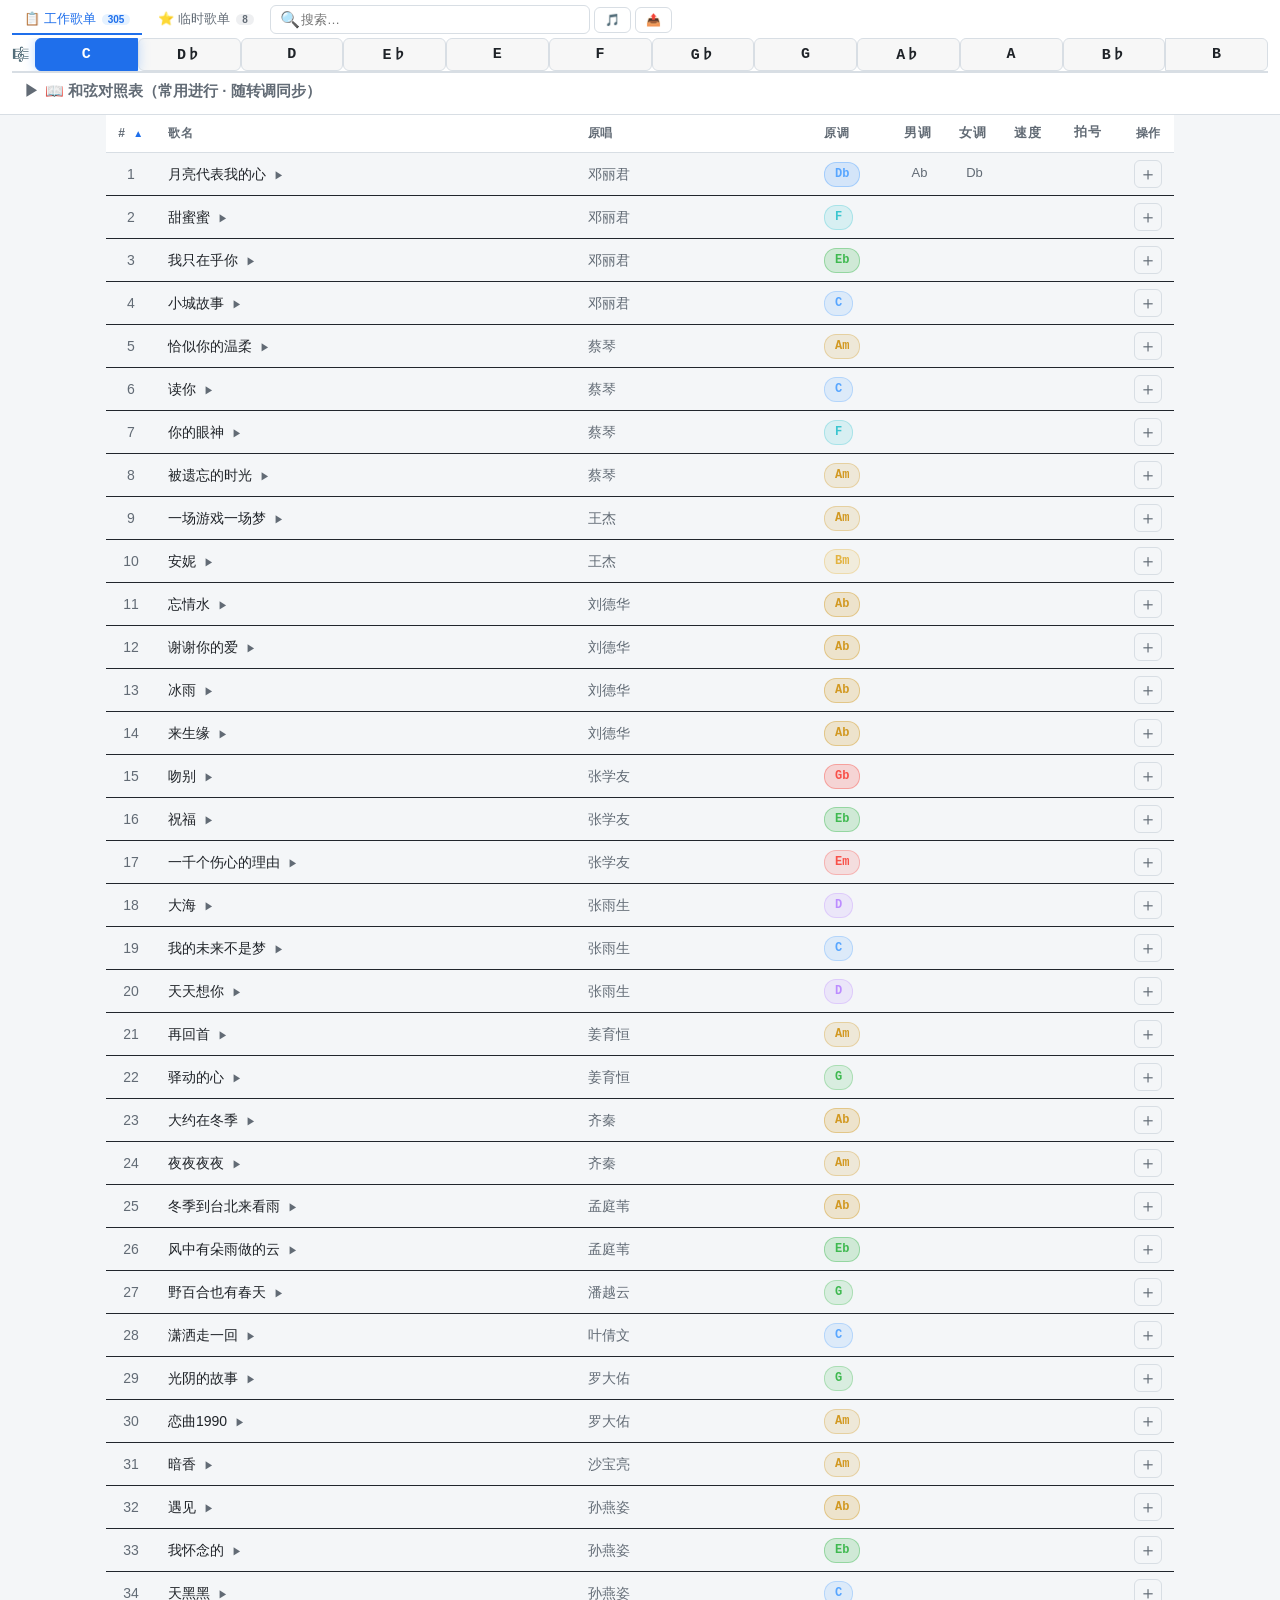
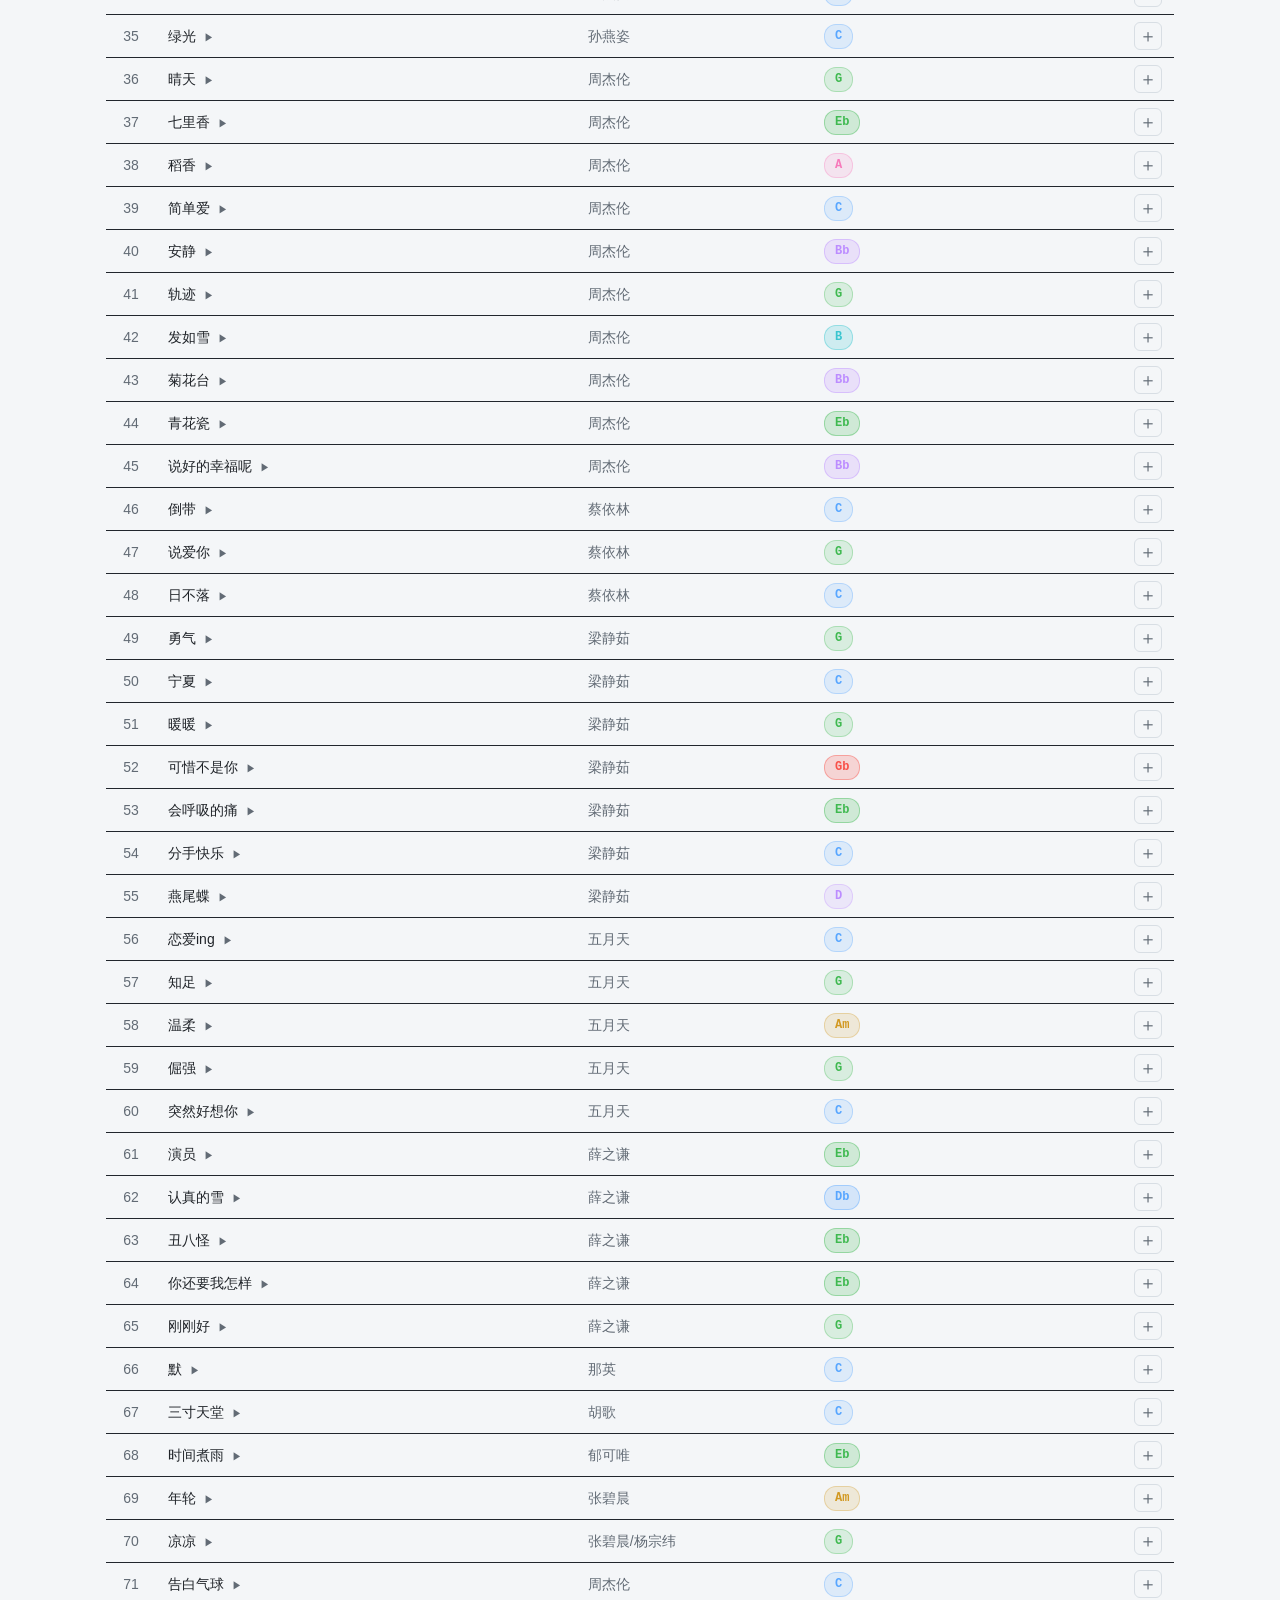
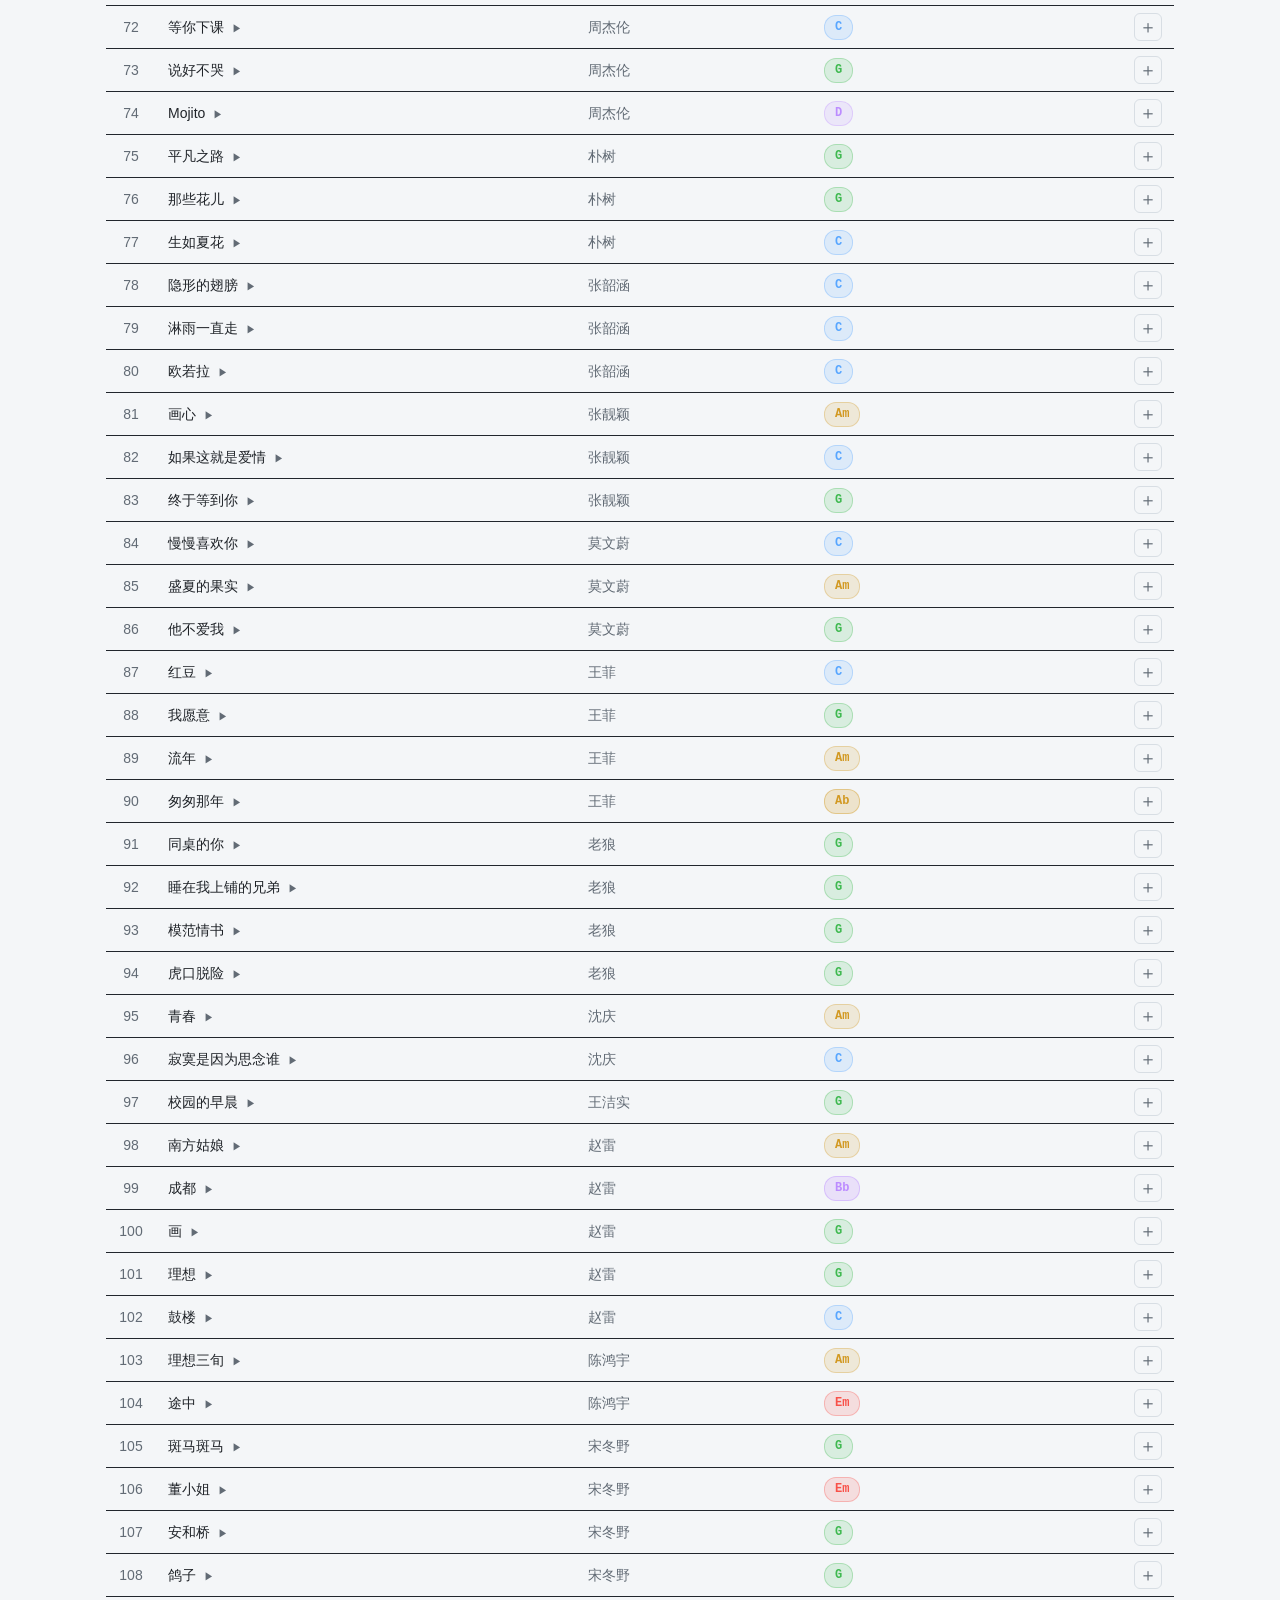
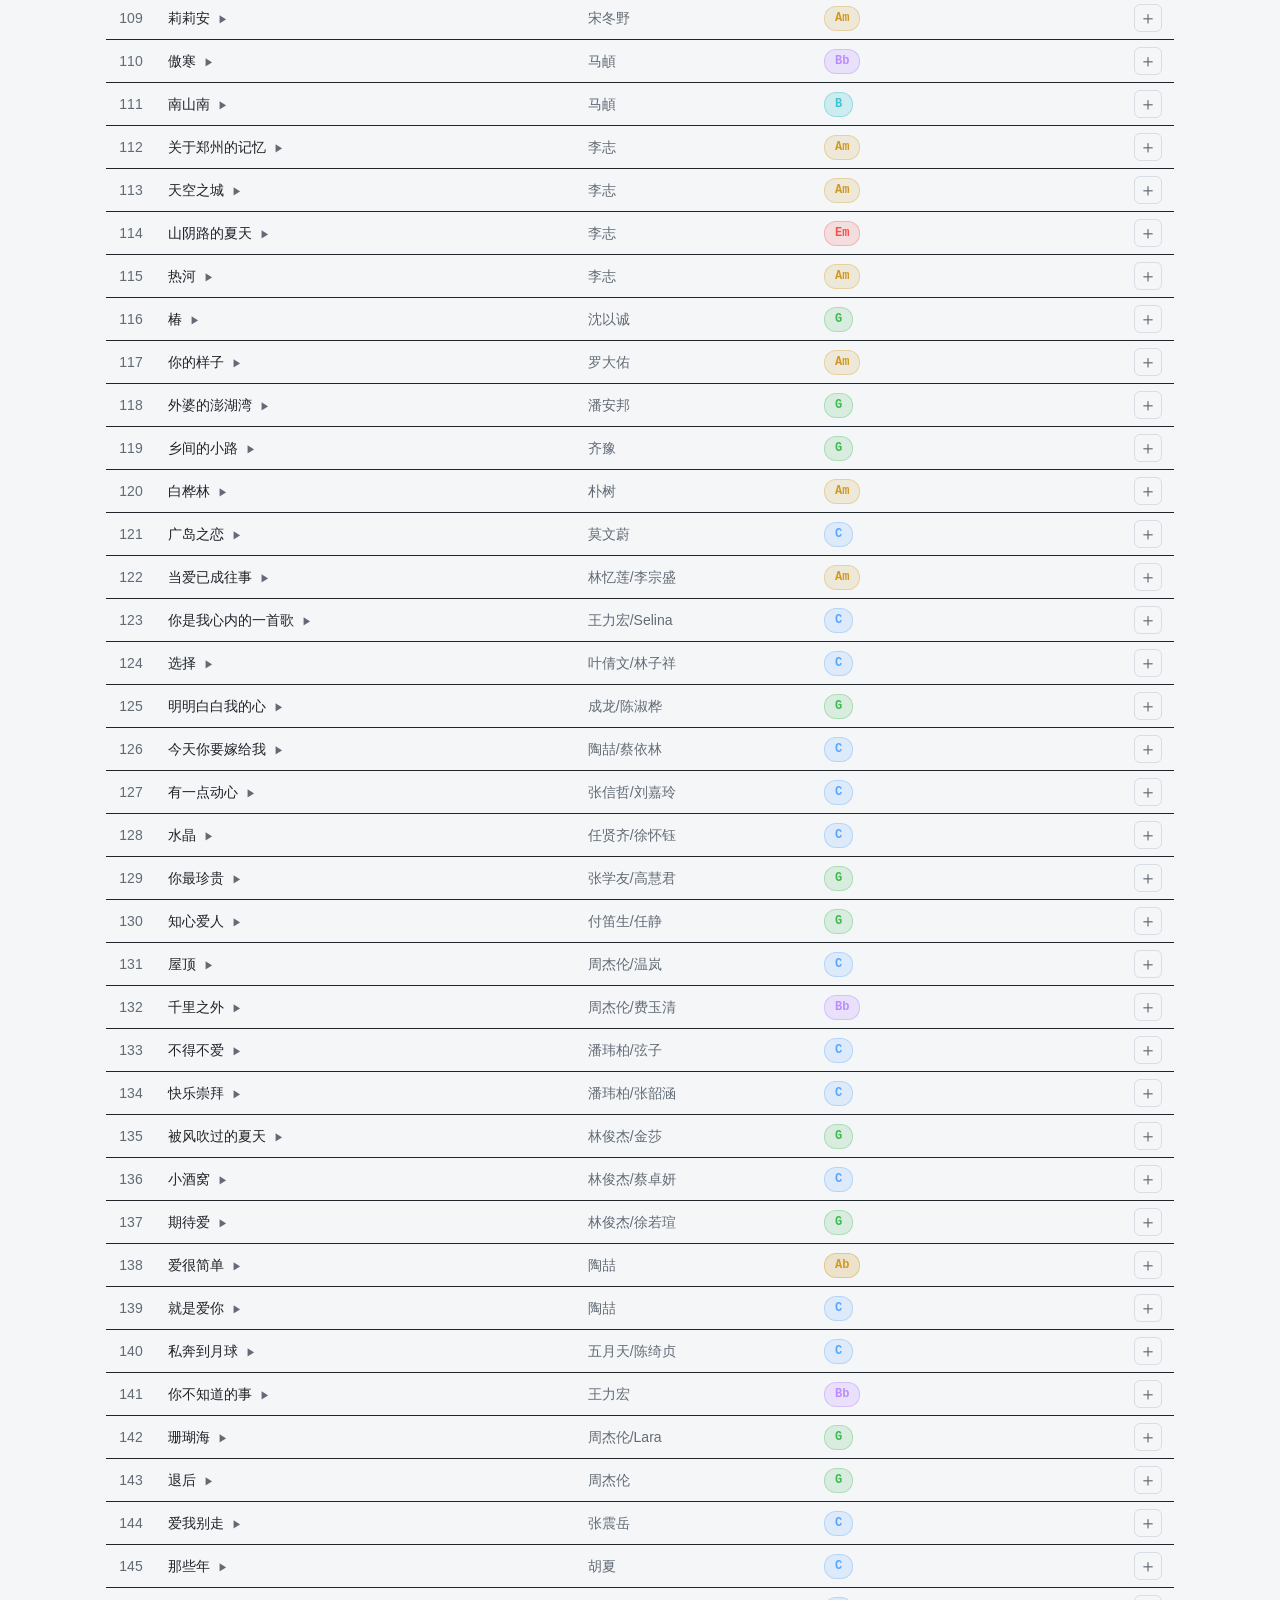
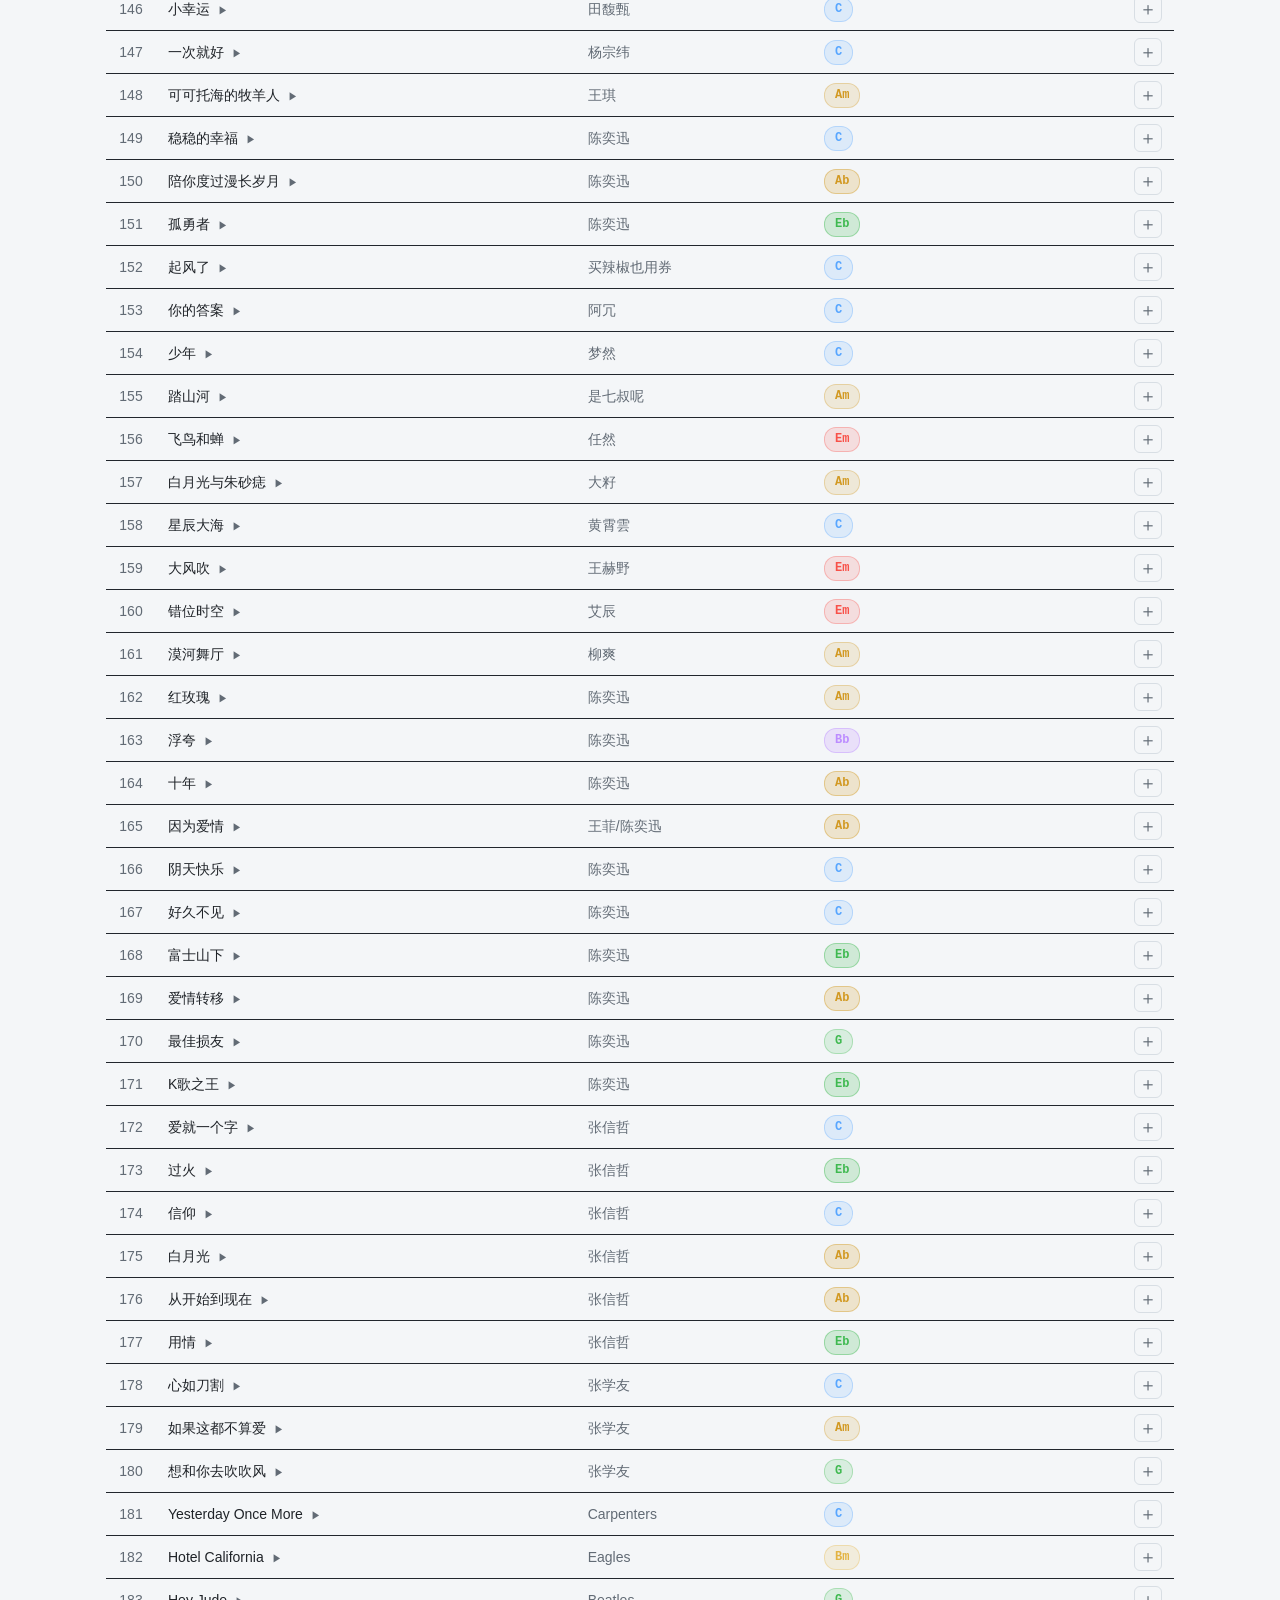
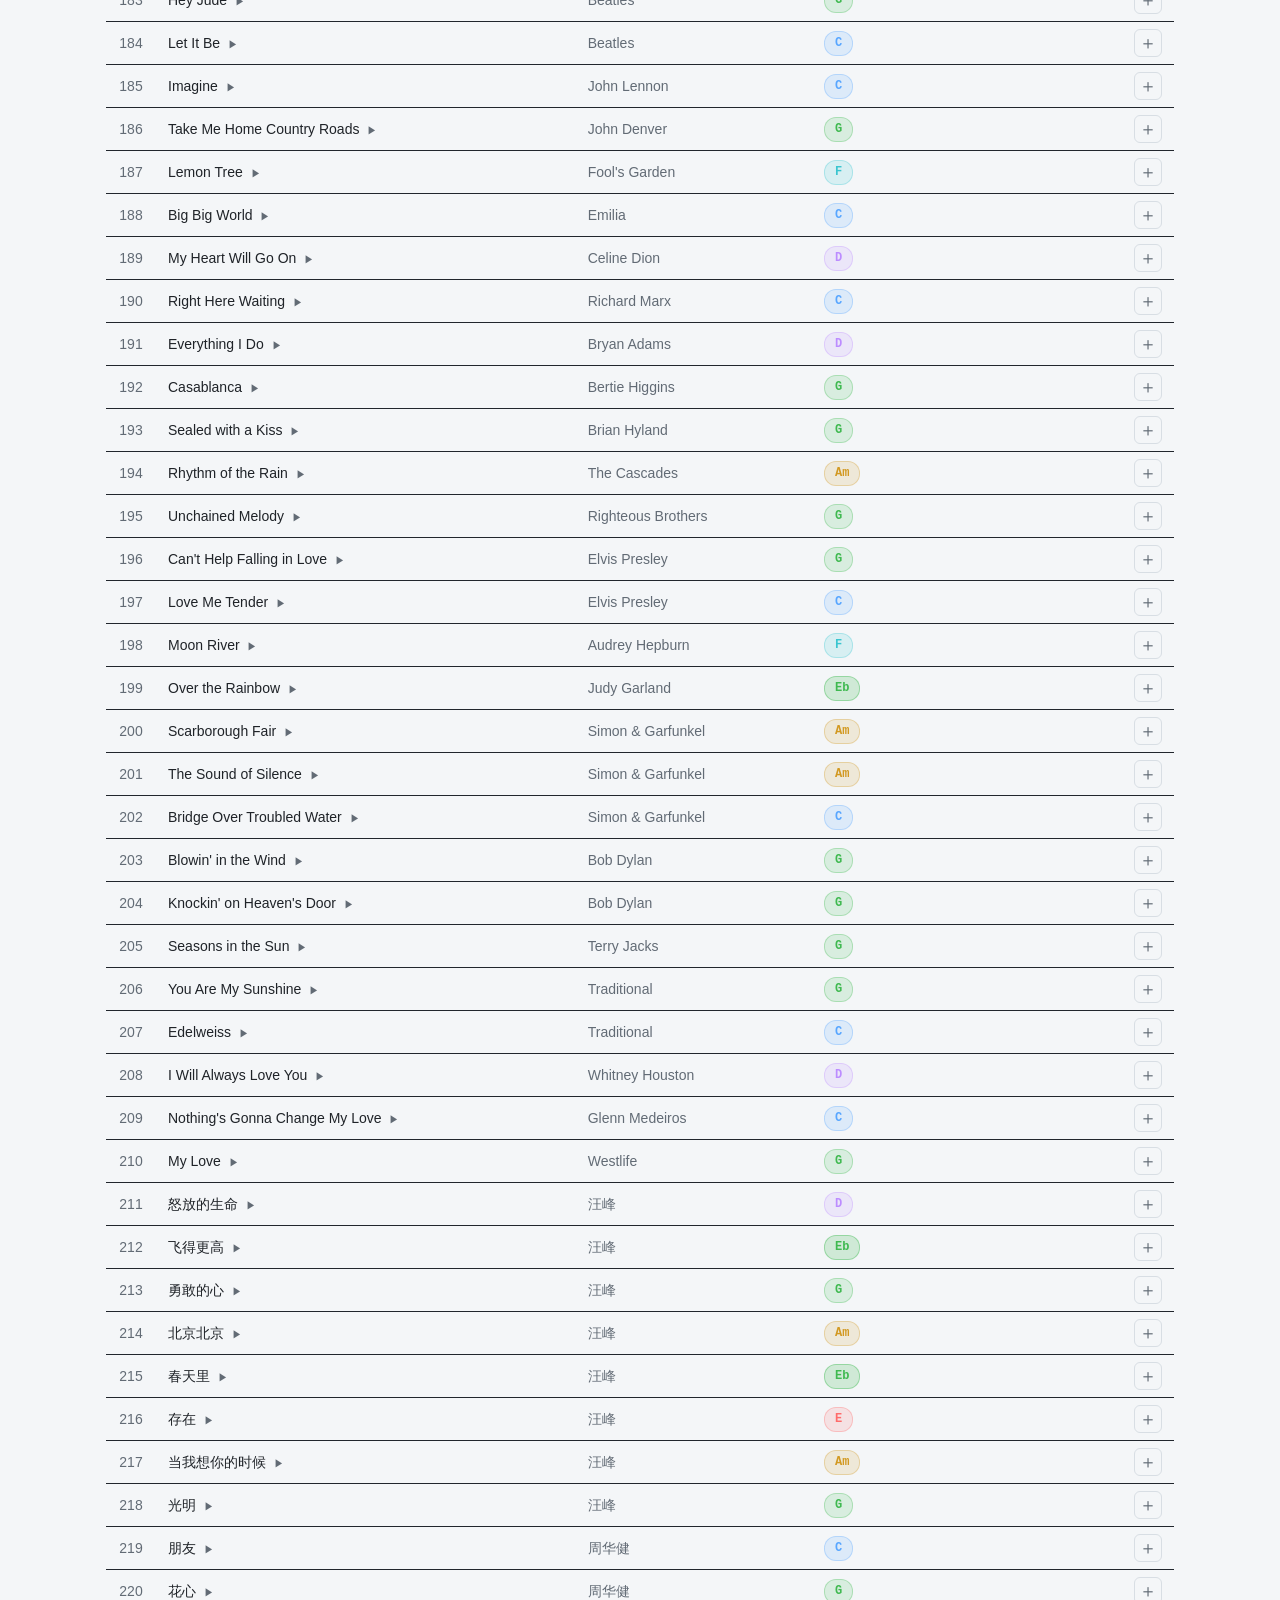
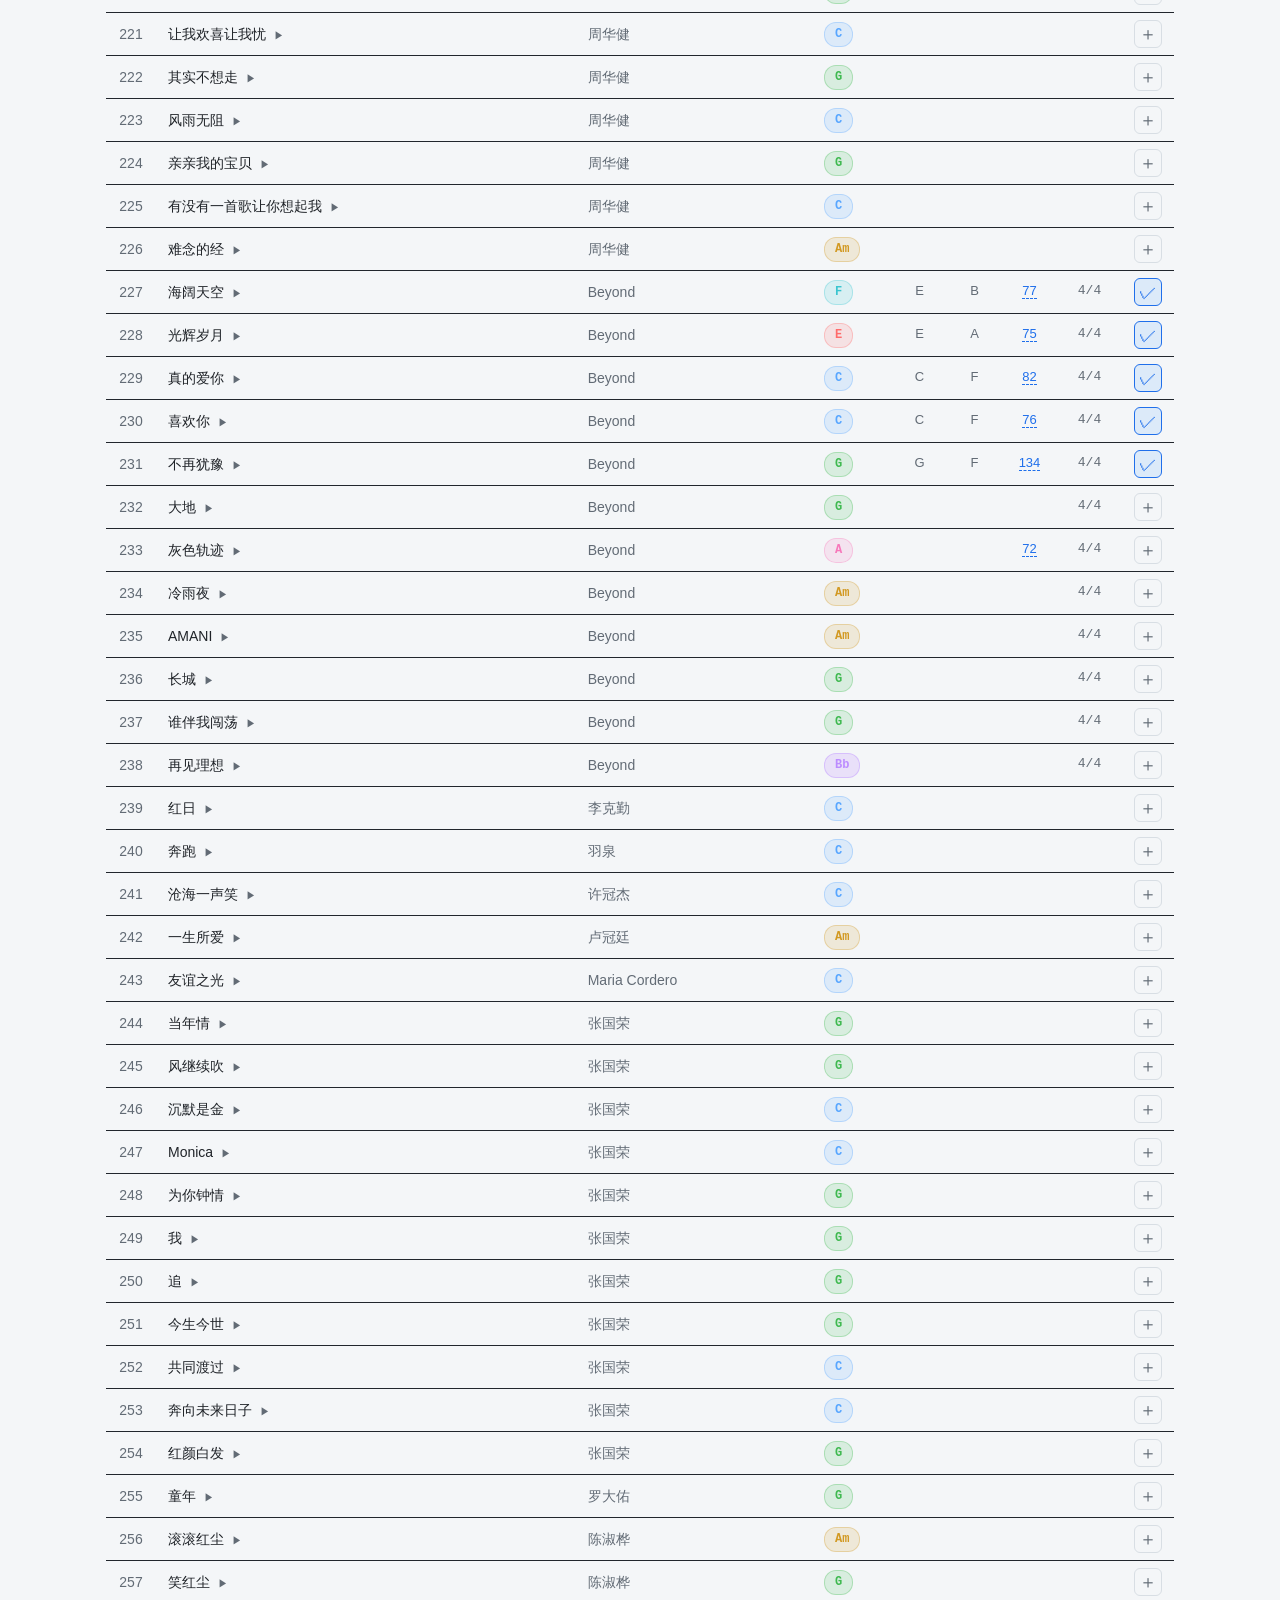
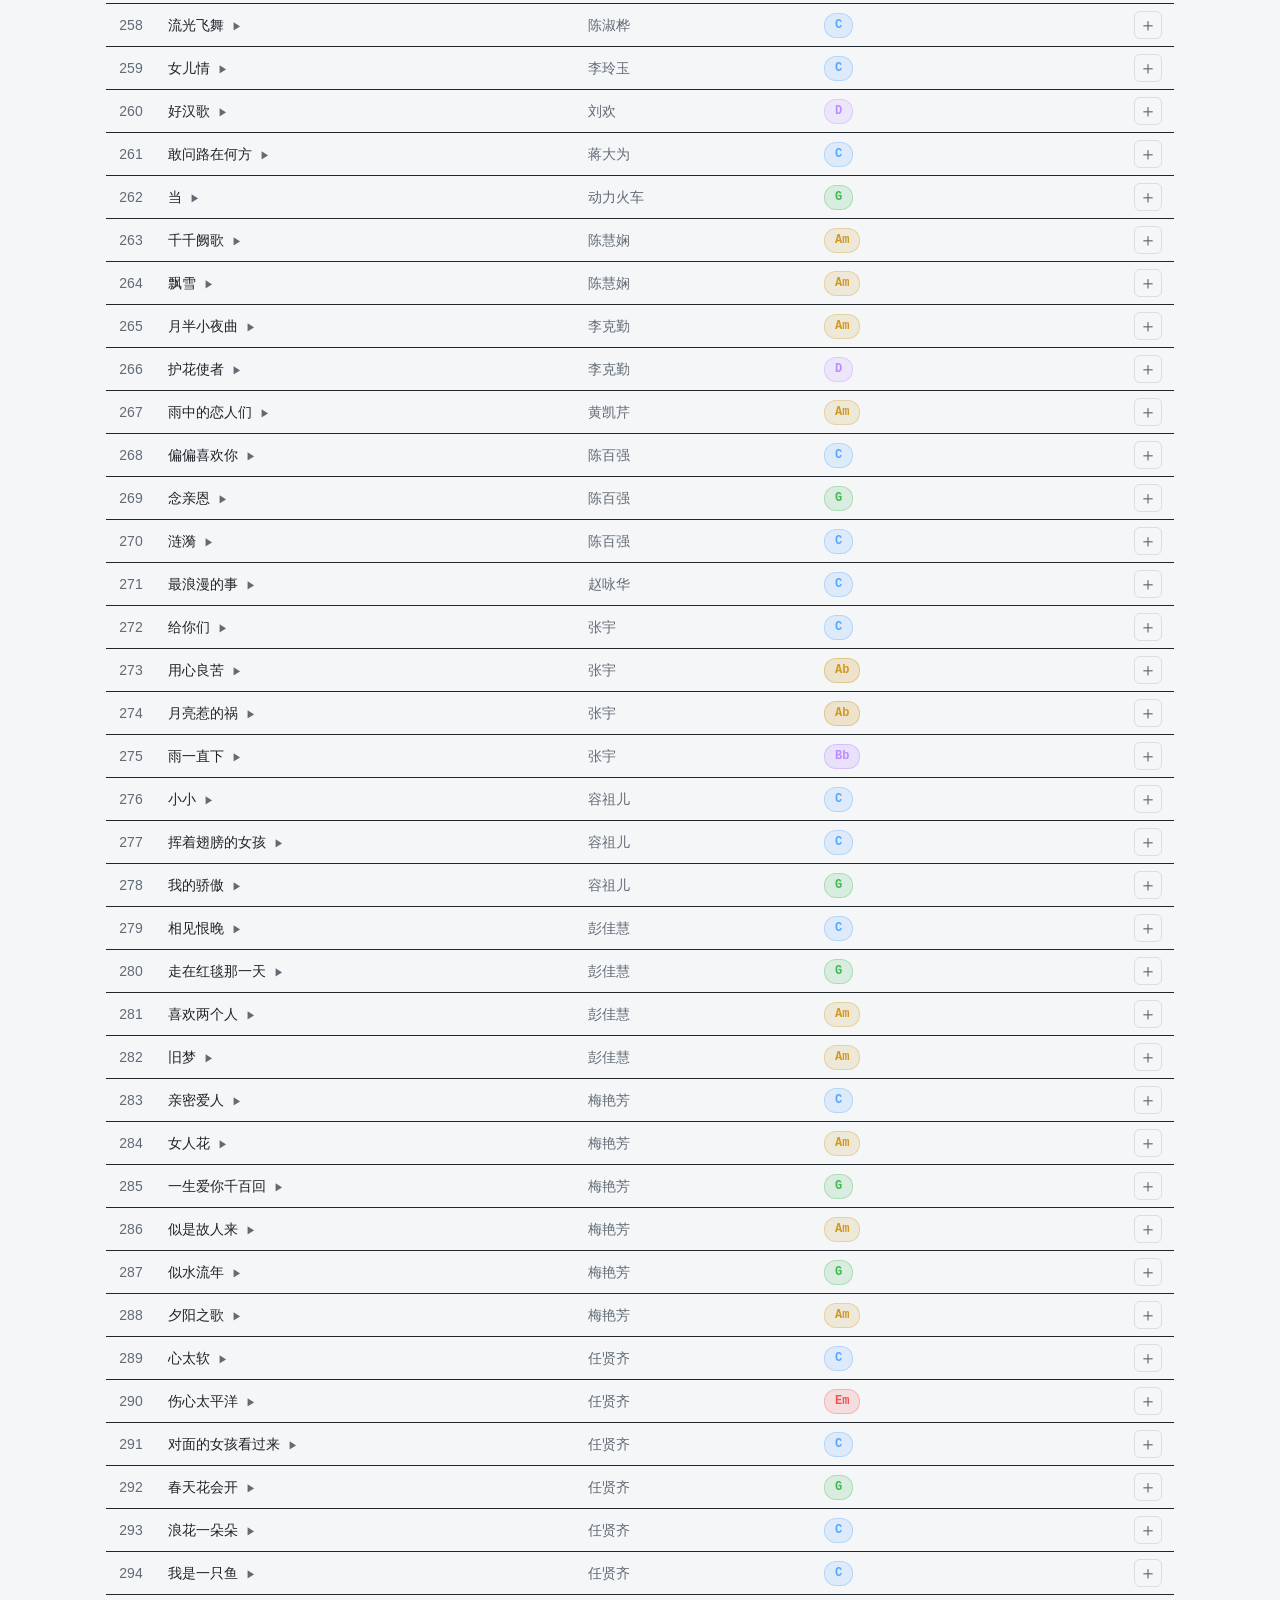
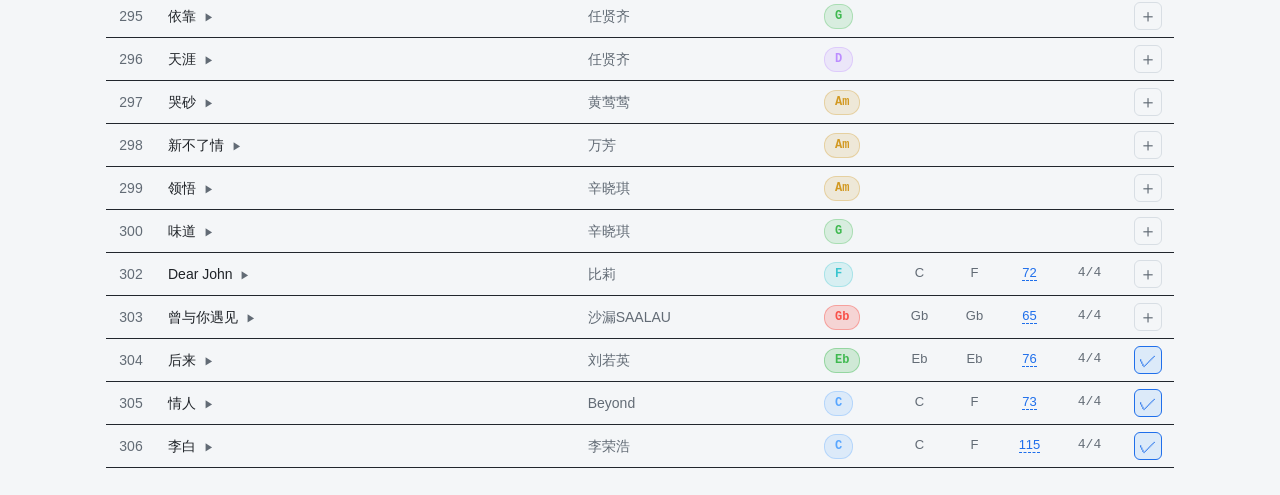
<file: 工作歌单 v4.1.html>
<!DOCTYPE html>
<!-- saved from url=(0072)https://webview.e2b.sh4.sandbox.cloudstudio.club/%E6%AD%8C%E5%8D%95.html -->
<html lang="zh-CN"><head><meta http-equiv="Content-Type" content="text/html; charset=UTF-8">

<meta name="viewport" content="width=device-width, initial-scale=1.0">
<title>工作歌单 v4.1</title>
<style>
  :root {
    --bg: #0d1117;
    --surface: #161b22;
    --surface-hover: #1c2331;
    --border: #30363d;
    --text: #e6edf3;
    --text-dim: #8b949e;
    --accent: #58a6ff;
    --accent-dim: #1f6feb;
    --key-C: #58a6ff;
    --key-G: #3fb950;
    --key-Am: #d29922;
    --key-D: #bc8cff;
    --key-Em: #f85149;
    --key-F: #39c5cf;
    --key-Bm: #e3b341;

  --key-A: #f778ba;
  --key-E: #ff6b6b;
  --key-Dm: #4ecdc4;

    --key-other: #8b949e;
  }
  * { margin: 0; padding: 0; box-sizing: border-box; }
  body {
    font-family: -apple-system, BlinkMacSystemFont, 'Segoe UI', 'Microsoft YaHei', sans-serif;
    background: var(--bg);
    color: var(--text);
    line-height: 1.6;
    padding: 0;
  }
  .toolbar {
    position: sticky;
    top: 0;
    z-index: 100;
    background: var(--surface);
    border-bottom: 1px solid var(--border);
    padding: 5px 12px;
  }
  .toolbar-top {
    display: flex;
    flex-wrap: nowrap;
    gap: 4px;
    align-items: center;
  }
  .search-box {
    flex: 1 1 auto;
    min-width: 100px;
    max-width: 320px;
    position: relative;
  }
  .search-box input {
    width: 100%;
    padding: 6px 32px 6px 30px;
    background: var(--bg);
    border: 1px solid var(--border);
    border-radius: 6px;
    color: var(--text);
    font-size: 13px;
    outline: none;
    transition: border-color 0.2s;
  }
  .search-box input:focus {
    border-color: var(--accent);
  }
  .search-box .icon {
    position: absolute;
    left: 10px;
    top: 50%;
    transform: translateY(-50%);
    color: var(--text-dim);
    font-size: 16px;
    pointer-events: none;
  }
  .search-btn {
    position: absolute;
    right: 4px;
    top: 50%;
    transform: translateY(-50%);
    background: transparent;
    border: none;
    color: var(--text-dim);
    cursor: pointer;
    font-size: 16px;
    padding: 4px 8px;
    border-radius: 6px;
    line-height: 1;
    display: none;
  }
  .search-btn:hover {
    color: var(--text);
    background: rgba(255,255,255,0.06);
  }
  .search-btn.visible {
    display: inline-block;
  }
  .top-controls { display: none; }
  .btn {
    padding: 5px 10px;
    background: var(--accent-dim);
    border: none;
    border-radius: 6px;
    color: #fff;
    font-size: 12px;
    cursor: pointer;
    transition: opacity 0.2s;
    white-space: nowrap;
  }
  .btn:hover { opacity: 0.85; }
  .btn.outline {
    background: transparent;
    border: 1px solid var(--border);
    color: var(--text-dim);
  }
  .btn.outline:hover {
    border-color: var(--accent);
    color: var(--text);
  }
  .table-wrap {
    padding: 0 16px 28px;
    max-width: 1100px;
    margin: 0 auto;
  }
  table {
    width: 100%;
    border-collapse: collapse;
    font-size: 14px;
  }
  thead th {
    position: sticky;
    top: 0; /* JS动态设置 */
    background: var(--surface);
    z-index: 10;
    padding: 8px 12px;
    text-align: left;
    font-weight: 600;
    color: var(--text-dim);
    font-size: 12px;
    text-transform: uppercase;
    letter-spacing: 0.5px;
    border-bottom: 1px solid var(--border);
    cursor: pointer;
    user-select: none;
  }
  thead th:hover { color: var(--text); }
  thead th .sort-arrow { font-size: 10px; margin-left: 4px; opacity: 0.5; }
  thead th.sorted .sort-arrow { opacity: 1; color: var(--accent); }
  tbody tr {
    border-bottom: 1px solid #21262d;
    transition: background 0.15s;
  }
  tbody tr:hover { background: var(--surface-hover); }
  tbody td {
    padding: 7px 12px;
    vertical-align: middle;
  }
  .col-id { width: 50px; color: var(--text-dim); text-align: center; }
  .col-name { font-weight: 500; }
  .col-artist { color: var(--text-dim); }
  .col-key { width: 80px; }
  .col-male { width: 55px; text-align: center; font-size: 13px; color: var(--text-dim); }
  .col-female { width: 55px; text-align: center; font-size: 13px; color: var(--text-dim); }
  .col-bpm { width: 55px; text-align: center; font-size: 13px; color: var(--text-dim); }
  .col-timesig { width: 65px; text-align: center; font-size: 13px; color: var(--text-dim); font-family: 'Consolas', 'Monaco', monospace; }
  .key-badge {
    display: inline-block;
    padding: 2px 10px;
    border-radius: 12px;
    font-size: 12px;
    font-weight: 600;
    font-family: 'Consolas', 'Monaco', monospace;
  }
  .key-C { background: rgba(88,166,255,0.15); color: var(--key-C); border: 1px solid rgba(88,166,255,0.3); }
  .key-G { background: rgba(63,185,80,0.15); color: var(--key-G); border: 1px solid rgba(63,185,80,0.3); }
  .key-Am { background: rgba(210,153,34,0.15); color: var(--key-Am); border: 1px solid rgba(210,153,34,0.3); }
  .key-D { background: rgba(188,140,255,0.15); color: var(--key-D); border: 1px solid rgba(188,140,255,0.3); }
  .key-Em { background: rgba(248,81,73,0.15); color: var(--key-Em); border: 1px solid rgba(248,81,73,0.3); }
  .key-F { background: rgba(57,197,207,0.15); color: var(--key-F); border: 1px solid rgba(57,197,207,0.3); }
  .key-Bm { background: rgba(227,179,65,0.15); color: var(--key-Bm); border: 1px solid rgba(227,179,65,0.3); }
  .key-other { background: rgba(139,148,158,0.1); color: var(--key-other); border: 1px solid rgba(139,148,158,0.2); }

  .key-A { background: rgba(247,120,186,0.15); color: var(--key-A); border: 1px solid rgba(247,120,186,0.3); }
  .key-E { background: rgba(255,107,107,0.15); color: var(--key-E); border: 1px solid rgba(255,107,107,0.3); }

  .key-Db { background: rgba(88,166,255,0.2); color: #58a6ff; border: 1px solid rgba(88,166,255,0.4); }
  .key-Eb { background: rgba(63,185,80,0.2); color: #3fb950; border: 1px solid rgba(63,185,80,0.4); }
  .key-Ab { background: rgba(210,153,34,0.2); color: #d29922; border: 1px solid rgba(210,153,34,0.4); }
  .key-Bb { background: rgba(188,140,255,0.2); color: #bc8cff; border: 1px solid rgba(188,140,255,0.4); }
  .key-Gb { background: rgba(248,81,73,0.2); color: #f85149; border: 1px solid rgba(248,81,73,0.4); }
  .key-B { background: rgba(57,197,207,0.2); color: #39c5cf; border: 1px solid rgba(57,197,207,0.4); }
  .key-Dm { background: rgba(78,205,196,0.15); color: var(--key-Dm); border: 1px solid rgba(78,205,196,0.3); }

  .empty-row {
    text-align: center;
    padding: 40px;
    color: var(--text-dim);
  }
  @media (max-width: 700px) {
    .toolbar-top { flex-direction: column; align-items: stretch; }
    .search-box { max-width: none; }
    thead th { top: auto; }
    .col-timesig { display: none; }
  }

  .song-row { cursor: pointer; }
  .prog-toggle {
    display: inline-block;
    font-size: 10px;
    color: var(--text-dim);
    margin-left: 4px;
    transition: transform 0.2s;
  }
  .prog-detail {
    display: flex;
    flex-wrap: wrap;
    gap: 8px;
    padding: 7px 12px;
  }
  .prog-section {
    display: flex;
    flex-direction: column;
    gap: 2px;
    flex: 0 0 100%;
    max-width: 100%;
  }
  .prog-label {
    font-size: 10.5px;
    color: var(--text-dim);
    text-transform: uppercase;
    letter-spacing: 0.5px;
    margin-bottom: 1px;
  }
  .prog-measures {
    display: grid;
    grid-template-columns: repeat(auto-fill, minmax(108px, 1fr));
    gap: 0;
    border-radius: 6px;
    overflow: visible;
    border: 1px solid rgba(88,166,255,0.2);
    background: rgba(88,166,255,0.06);
    margin-top: 1px;
  }
  .measure {
    padding: 1px 4px;
    border-right: 1px solid rgba(88,166,255,0.15);
    border-bottom: 1px dashed rgba(63,185,80,0.3);
    text-align: center;
    display: flex;
    align-items: stretch;
  }
  .beat {
    flex: 1 1 auto;
    min-width: max-content;
    display: flex;
    flex-direction: column;
    justify-content: center;
    align-items: center;
    padding: 1px 3px;
    white-space: nowrap;
  }
  .beat.has-chord .measure-num { color: var(--accent); }
  /* 空拍休止标记 "-"：弱化显示，区别于实际和弦 */
  .measure-chord.rest-mark {
    color: rgba(139,148,158,0.5);
    font-weight: 400;
  }
  .measure-num {
    font-family: 'Consolas', 'Monaco', monospace;
    font-size: 15px;
    font-weight: 700;
    color: var(--accent);
    letter-spacing: 1.5px;
    line-height: 0.9;
  }
  .measure-num small {
    font-size: 0.65em;
    font-weight: 500;
    letter-spacing: 0.5px;
  }
  .measure-chord {
    font-family: 'Consolas', 'Monaco', monospace;
    font-size: 14px;
    font-weight: 600;
    color: #3fb950;
    letter-spacing: 1px;
    line-height: 0.9;
    margin-top: 0;
  }
  .measure-chord small {
    font-size: 0.7em;
    font-weight: 500;
    letter-spacing: 0.3px;
  }
  .prog-num.none {
    color: var(--text-dim);
    background: transparent;
    border: 1px dashed rgba(255,255,255,0.15);
    font-weight: 400;
    font-size: 13px;
    letter-spacing: 0;
  }
  .prog-empty {
    color: var(--text-dim);
    font-size: 13px;
  }
  .back-top-btn {
    position: absolute;
    top: 10px;
    right: 14px;
    background: rgba(88,166,255,0.12);
    border: 1px solid rgba(88,166,255,0.25);
    color: var(--accent);
    padding: 4px 12px;
    border-radius: 6px;
    font-size: 12px;
    cursor: pointer;
    z-index: 5;
    transition: all 0.15s;
    white-space: nowrap;
  }
  .back-top-btn:hover {
    background: rgba(88,166,255,0.22);
    border-color: var(--accent);
  }
  .ref-panel {
    border-top: 1px solid var(--border);
    background: var(--bg);
  }
  .ref-panel.open {
  }
  .ref-panel-toggle {
    display: flex;
    align-items: center;
    gap: 6px;
    padding: 6px 12px;
    background: var(--surface);
    border-top: 1px solid var(--border);
    cursor: pointer;
    user-select: none;
    font-size: 15px;
    font-weight: 600;
    color: var(--text-dim);
    transition: background 0.15s;
  }
  .ref-panel-toggle:hover {
    background: var(--surface-hover);
    color: var(--text);
  }
  .ref-panel-toggle .arrow {
    transition: transform 0.2s;
    display: inline-block;
  }
  .ref-panel.open .ref-panel-toggle .arrow {
    transform: rotate(90deg);
  }
  .ref-panel-body {
    overflow: hidden;
    max-height: 0;
    transition: max-height 0.25s ease;
  }
  .ref-panel.open .ref-panel-body {
    max-height: 1200px;
    padding: 10px 16px;
    display: flex;
    flex-wrap: wrap;
    gap: 10px;
  }
  /* ===== 和弦对照表：编辑模式（增加 / 排序和弦进行模块） ===== */
  .ref-panel-actions {
    display: none;
    align-items: center;
    gap: 8px;
    padding: 4px 16px 0;
    font-size: 12px;
  }
  .ref-panel.open .ref-panel-actions { display: flex; }
  .ref-edit-btn {
    padding: 3px 12px;
    border: 1px solid var(--border);
    border-radius: 6px;
    background: rgba(255,255,255,0.04);
    color: var(--text-dim);
    cursor: pointer;
    font-size: 12px;
    transition: all 0.15s;
  }
  .ref-edit-btn:hover { border-color: var(--accent); color: var(--text); }
  .ref-edit-btn.active { background: var(--accent); border-color: var(--accent); color: #fff; }
  .ref-edit-hint { color: var(--text-dim); }
  /* 编辑模式下的和弦进行模块卡片 */
  .ref-panel-body .prog-section.ref-edit {
    flex: 0 0 auto;
    min-width: 200px;
    max-width: 260px;
    background: rgba(88,166,255,0.06);
    border: 1px solid rgba(88,166,255,0.28);
    border-radius: 8px;
    padding: 8px;
    gap: 4px;
  }
  .ref-panel-body .prog-section.ref-edit .edit-chords { font-size: 14px; padding: 6px 8px; }
  .ref-preview {
    font-family: 'Consolas','Monaco', monospace;
    font-size: 12px;
    color: var(--text-dim);
    letter-spacing: 0.5px;
    word-break: break-all;
    line-height: 1.5;
  }
  .ref-add { flex: 0 0 100%; margin-top: 2px; }
  .ref-add .btn { font-size: 13px; }

  /* ===== Tab 标签栏 ===== */

  .tab-btn {
    padding: 5px 12px;
    background: transparent;
    border: none;
    border-bottom: 2px solid transparent;
    color: var(--text-dim);
    font-size: 13px;
    font-weight: 500;
    cursor: pointer;
    transition: all 0.15s;
    display: inline-flex;
    align-items: center;
    gap: 6px;
    user-select: none;
    margin-bottom: -1px;
  }
  .tab-btn:hover { color: var(--text); }
  .tab-btn.active {
    color: var(--accent);
    border-bottom-color: var(--accent);
  }
  .tab-count {
    background: rgba(88,166,255,0.15);
    color: var(--accent);
    font-size: 10px;
    padding: 0px 6px;
    border-radius: 8px;
    font-weight: 600;
    min-width: 18px;
    text-align: center;
  }
  .tab-btn:not(.active) .tab-count {
    background: rgba(139,148,158,0.15);
    color: var(--text-dim);
  }

  /* ===== 操作列（+/-） ===== */
  .col-action { width: 50px; text-align: center; }
  thead th.col-action { cursor: default; }
  thead th.col-action:hover { color: var(--text-dim); }
  .action-btn {
    width: 28px;
    height: 28px;
    border-radius: 6px;
    border: 1px solid var(--border);
    background: transparent;
    color: var(--text-dim);
    font-size: 18px;
    cursor: pointer;
    line-height: 1;
    display: inline-flex;
    align-items: center;
    justify-content: center;
    transition: all 0.15s;
    padding: 0;
  }
  .action-btn:hover {
    border-color: var(--accent);
    color: var(--accent);
    background: rgba(88,166,255,0.1);
  }
  .action-btn.remove:hover {
    border-color: #f85149;
    color: #f85149;
    background: rgba(248,81,73,0.1);
  }
  .action-btn.added {
    border-color: var(--accent);
    color: var(--accent);
    background: rgba(88,166,255,0.15);
    cursor: default;
  }
  .action-btn.added:hover {
    border-color: var(--accent);
    color: var(--accent);
    background: rgba(88,166,255,0.15);
  }

  /* 临时歌单空状态 */
  .empty-temp {
    text-align: center;
    padding: 60px 20px;
    color: var(--text-dim);
  }
  .empty-temp .empty-icon {
    font-size: 56px;
    margin-bottom: 12px;
    opacity: 0.35;
  }
  .empty-temp .empty-text {
    font-size: 15px;
    margin-bottom: 4px;
  }
  .empty-temp .empty-hint {
    font-size: 12px;
    opacity: 0.6;
  }
  .song-row.pinned-row {
    background: rgba(88,166,255,0.06);
  }
  .song-row.pinned-row:hover {
    background: rgba(88,166,255,0.12);
  }
  .pinned-tag {
    display: inline-block;
    font-size: 10px;
    color: var(--accent);
    border: 1px solid var(--accent);
    border-radius: 4px;
    padding: 0 4px;
    margin-left: 6px;
    vertical-align: middle;
  }
  .key-bar {
    display: flex;
    flex-wrap: nowrap;
    gap: 0;
    align-items: stretch;
    margin-top: 4px;
    padding-bottom: 0;
    overflow-x: auto;
    -webkit-overflow-scrolling: touch;
  }
  .key-bar-label {
    font-size: 14px;
    color: var(--text-dim);
    white-space: nowrap;
    flex-shrink: 0;
    display: flex;
    align-items: center;
    padding-right: 6px;
  }
  .key-btn {
    border-radius: 0;
    border-left: none;
  }
  .key-btn:first-of-type {
    border-left: 1px solid var(--border);
    border-radius: 6px 0 0 6px;
  }
  .key-btn:last-of-type {
    border-radius: 0 6px 6px 0;
  }
  .key-btn {
    flex: 1 1 0;
    padding: 6px 0;
    background: rgba(255,255,255,0.04);
    border: 1px solid var(--border);
    border-radius: 6px;
    color: var(--text);
    font-size: 15px;
    font-weight: 600;
    cursor: pointer;
    outline: none;
    transition: all 0.15s;
    font-family: 'Consolas', 'Monaco', monospace;
    text-align: center;
    user-select: none;
  }
  .key-btn:hover {
    border-color: var(--accent);
    background: rgba(255,255,255,0.07);
  }
  .key-btn.active {
    background: var(--accent);
    border-color: var(--accent);
    color: #fff;
    font-weight: 600;
    box-shadow: 0 0 12px rgba(88,166,255,0.4);
  }
  .key-btn.key-orig {
    font-family: -apple-system, 'PingFang SC', 'Microsoft YaHei', sans-serif;
  }
  .key-btn .orig-tag {
    font-size: 10px;
    color: var(--text-dim);
    margin-left: 3px;
    font-weight: 400;
    opacity: 0.8;
  }
  .key-btn.active .orig-tag {
    color: #fff;
    opacity: 0.85;
  }
  .section-note {
    margin-top: 3px;
  }
  .section-note-input {
    width: 100%;
    padding: 5px 8px;
    background: rgba(255,255,255,0.03);
    border: 1px solid rgba(255,255,255,0.1);
    border-radius: 6px;
    color: var(--text);
    font-size: 12px;
    font-family: -apple-system, 'PingFang SC', 'Microsoft YaHei', sans-serif;
    outline: none;
    transition: border-color 0.2s, background 0.2s;
    line-height: 1.5;
    resize: none;
    overflow: hidden;
    min-height: 28px;
    box-sizing: border-box;
  }
  .section-note-input:focus {
    border-color: var(--accent);
    background: rgba(255,255,255,0.06);
  }
  .section-note-input::placeholder {
    color: var(--text-dim);
    opacity: 0.5;
    font-size: 11px;
  }
  @media (max-width: 700px) {
    .prog-detail { flex-direction: column; }
    .prog-section { min-width: auto; }
    .prog-measures { grid-template-columns: repeat(2, minmax(0, 1fr)); }
    .measure:nth-child(2n) { border-right: none; }
  }

/* ===== 升级：节拍器 / 和弦提示 / 拖拽（精简版） ===== */
.bpm-link { color:var(--accent); cursor:pointer; border-bottom:1px dashed var(--accent); }
.bpm-link:hover { opacity:.8; }

/* 拖拽排序 */
.song-row.dragging { opacity:.4; }
.song-row.drag-over { box-shadow: inset 0 2px 0 var(--accent); background: rgba(88,166,255,.10); }
.song-row[draggable="true"] { cursor:grab; }
.song-row[draggable="true"]:active { cursor:grabbing; }

/* 节拍器 */
.metro { position:fixed; right:18px; bottom:18px; width:244px; background:var(--surface); border:1px solid var(--border); border-radius:14px; padding:14px; z-index:200; box-shadow:0 12px 40px rgba(0,0,0,.5); }
.metro-head { display:flex; justify-content:space-between; align-items:center; font-size:13px; color:var(--text); margin-bottom:8px; }
.metro-x { background:transparent; border:none; color:var(--text-dim); font-size:18px; cursor:pointer; line-height:1; }
.metro-x:hover { color:var(--text); }
.metro-bpm { text-align:center; font-size:30px; font-weight:700; color:var(--accent); font-family:'Consolas','Monaco',monospace; }
.metro-bpm small { font-size:12px; color:var(--text-dim); font-weight:400; }
.metro input[type=range]{ width:100%; margin:8px 0; accent-color:var(--accent); }
.metro-meter { margin:6px 0 4px; }
.metro-meter-label { font-size:11px; color:var(--text-dim); margin-bottom:5px; line-height:1.5; }
.metro-meter-row { display:flex; flex-direction:column; gap:6px; }
#metroMeter { width:100%; padding:6px 10px; background:var(--bg); border:1px solid var(--border); border-radius:8px; color:var(--text); font-size:15px; font-family:'Consolas',monospace; text-align:center; outline:none; }
#metroMeter:focus { border-color:var(--accent); }
.metro-presets { display:flex; flex-wrap:wrap; gap:4px; }
.metro-presets button { flex:1 1 30%; min-width:34px; padding:4px 0; background:var(--bg); border:1px solid var(--border); border-radius:6px; color:var(--text-dim); font-size:11px; cursor:pointer; font-family:'Consolas',monospace; transition:all .15s; }
.metro-presets button:hover { border-color:var(--accent); color:var(--text); }
.metro-presets button.active { background:var(--accent-dim); border-color:var(--accent); color:#fff; }
.metro-ctrl { display:flex; gap:8px; margin-top:8px; }
.metro-ctrl button { flex:1; padding:7px; border-radius:8px; border:1px solid var(--border); background:var(--accent-dim); color:#fff; cursor:pointer; font-size:13px; }
.metro-ctrl button.outline { background:transparent; color:var(--text-dim); }
.metro-ctrl button:hover { opacity:.85; }
.metro-beat { display:flex; flex-wrap:wrap; justify-content:center; gap:8px; margin-top:10px; min-height:16px; }
.bdot { width:12px; height:12px; border-radius:50%; background:var(--text-dim); opacity:.4; transition:transform .08s, background .08s, opacity .08s; }
.bdot.b-strong { background:var(--accent); width:15px; height:15px; opacity:.95; }
.bdot.b-mid { background:#d29922; opacity:.7; }
.bdot.cur { transform:scale(1.5); opacity:1; box-shadow:0 0 10px var(--accent); }

/* 导出修改弹窗 */
.export-mask { position:fixed; inset:0; background:rgba(0,0,0,.6); z-index:500; display:none; align-items:center; justify-content:center; padding:20px; }
.export-mask.open { display:flex; }
.export-box { width:100%; max-width:640px; max-height:86vh; display:flex; flex-direction:column; background:var(--surface); border:1px solid var(--border); border-radius:14px; box-shadow:0 20px 60px rgba(0,0,0,.55); overflow:hidden; }
.export-head { display:flex; justify-content:space-between; align-items:center; padding:14px 18px; border-bottom:1px solid var(--border); font-size:15px; font-weight:600; color:var(--text); }
.export-x { background:transparent; border:none; color:var(--text-dim); font-size:22px; cursor:pointer; line-height:1; }
.export-x:hover { color:var(--text); }
.export-hint { padding:10px 18px 0; font-size:12px; color:var(--text-dim); line-height:1.6; }
.export-hint b { color:var(--accent); }
.export-ta { flex:1; min-height:200px; margin:10px 18px; padding:12px; background:var(--bg); border:1px solid var(--border); border-radius:10px; color:var(--text); font-family:'Consolas','Monaco',monospace; font-size:12px; line-height:1.55; resize:none; outline:none; white-space:pre; overflow:auto; }
.export-ta:focus { border-color:var(--accent); }
.export-actions { display:flex; gap:10px; padding:0 18px 16px; }
.export-actions .btn { flex:1; padding:9px; border-radius:9px; font-size:14px; cursor:pointer; }
.export-actions .btn.primary { background:var(--accent-dim); color:#fff; border:1px solid var(--accent); }
.export-actions .btn.outline { background:transparent; color:var(--text); border:1px solid var(--border); }
.export-actions .btn:hover { opacity:.88; }
.export-actions .btn.ok { background:#238636; border-color:#238636; color:#fff; }

/* 和弦悬浮提示 */
.chord-tip { position:fixed; display:none; z-index:300; background:var(--surface); border:1px solid var(--accent); border-radius:10px; padding:8px 12px; box-shadow:0 8px 28px rgba(0,0,0,.5); pointer-events:none; max-width:190px; }
.ct-name { font-size:16px; font-weight:700; color:var(--accent); font-family:'Consolas','Monaco',monospace; }
.ct-label { font-size:11px; color:var(--text-dim); margin:2px 0; }
.ct-notes { font-size:12px; color:var(--text); letter-spacing:1px; }

/* 跟随浏览器配色（浅色模式） */
@media (prefers-color-scheme: light) {
  :root { --bg:#f4f6f8; --surface:#ffffff; --surface-hover:#eef2f6; --border:#d8dee4; --text:#1f2328; --text-dim:#626b75; --accent:#1f6feb; --accent-dim:#1f6feb; }
  .ref-panel { background:#fafbfc; }
  .search-box input, .section-note-input { background:#fff; }
  .key-btn { background:rgba(0,0,0,.03); color:var(--text); }
  .measure { background:rgba(31,111,235,.05); }
}

/* ===== iPad Air 5（10.9" 1640×2360）视奏优化 ===== */
/* 横屏（≤1180px）：和弦展开页最大化 */
@media (max-width: 1180px) {
  .toolbar { padding: 6px 14px; }
  .table-wrap { padding: 0 16px 36px; max-width: none; }

  /* 歌单列表：行高加大，手指触控友好 */
  tbody td { padding: 10px 14px; }
  thead th { padding: 10px 14px; font-size: 13px; }
  .col-id { width: 56px; }
  .col-key { width: 90px; }
  .key-badge { padding: 3px 12px; font-size: 14px; }

  /* 和弦展开页 */
  .prog-detail { padding: 10px 16px; gap: 14px; }
  .prog-section { min-width: 140px; }
  .prog-label { font-size: 15px; font-weight: 700; }
  .measure { padding: 2px 10px; }
  .measure-num { font-size: 22px; }
  .measure-chord { font-size: 20px; }
  .measure-chord small { font-size: 0.72em; }

  /* 小节网格：自适应，每个小节最小 140px */
  .prog-measures { grid-template-columns: repeat(auto-fill, minmax(140px, 1fr)); }

  /* 详情栏 */
  .detail-bar { padding: 6px 12px; }
  .detail-name { font-size: 22px; }
  .dm-chip { font-size: 15px; padding: 4px 14px; }
  .detail-close { font-size: 15px; padding: 8px 16px; }
  .detail-body { padding: 12px 18px 32px; }
}
/* 竖屏（≤820px）：iPad Air 5 竖屏视奏模式 */
@media (max-width: 820px) {
  .toolbar-top { flex-wrap: wrap; gap: 4px; }
  .search-box { min-width: 120px; }
  .key-bar { gap: 3px; margin-top: 4px; }
  .key-btn { padding: 8px 0; font-size: 16px; }

  /* 歌单列表竖屏 */
  tbody td { padding: 8px 10px; }
  thead th { padding: 8px 10px; }
  table { font-size: 15px; }

  /* 和弦展开：竖屏视奏核心——尽可能大 */
  .prog-detail { padding: 8px 10px; gap: 16px; }
  .prog-section { min-width: auto; }
  .prog-label { font-size: 16px; font-weight: 700; }
  .prog-measures { grid-template-columns: repeat(auto-fill, minmax(160px, 1fr)); }
  .measure-num { font-size: 26px; letter-spacing: 2px; }
  .measure-chord { font-size: 24px; letter-spacing: 1.5px; }
  .measure { padding: 3px 10px; }
  .beat { padding: 2px 4px; }
  .measure-num small { font-size: 0.62em; }
  .measure-chord small { font-size: 0.7em; }

  /* 详情栏竖屏：单行极致紧凑 */
  .detail-bar { padding: 3px 6px; gap: 4px; flex-wrap: nowrap; align-items: center; }
  .detail-title { flex-direction: row; align-items: center; gap: 8px; min-width: 0; flex: 1 1 auto; overflow: hidden; }
  .detail-name { font-size: 20px; white-space: nowrap; overflow: hidden; text-overflow: ellipsis; }
  .detail-meta { gap: 3px; flex-wrap: nowrap; }
  .dm-chip { font-size: 11px; padding: 2px 6px; }
  .dm-chip i { font-size: 10px; }
  .dm-chip b { font-size: 12px; font-weight: 700; }
  .detail-actions { gap: 3px; flex-shrink: 0; }
  .detail-actions .btn { padding: 3px 6px; font-size: 12px; border-radius: 5px; }
  .detail-close { font-size: 10px; padding: 3px 6px; }
  .detail-body { padding: 8px 10px 60px; }
  .detail-body .prog-label { font-size: 20px; }
  .detail-body .prog-measures { grid-template-columns: repeat(auto-fill, minmax(200px, 1fr)); }
  .detail-body .measure-num { font-size: 36px; }
  .detail-body .measure-chord { font-size: 34px; }

  .back-top-btn { padding: 5px 12px; font-size: 13px; }
}

/* ===== 编辑模式（直接修改字母和弦） ===== */
.edit-chords {
  width: 100%;
  box-sizing: border-box;
  font-family: 'Consolas', 'Monaco', monospace;
  font-size: 16px;
  font-weight: 600;
  letter-spacing: 1px;
  line-height: 1.7;
  padding: 8px 10px;
  border-radius: 8px;
  border: 1px solid rgba(88,166,255,0.45);
  background: rgba(88,166,255,0.1);
  color: inherit;
  resize: vertical;
}
.edit-chords:focus {
  outline: none;
  border-color: #3fb950;
  background: rgba(63,185,80,0.12);
}
.prog-section.edit { gap: 4px; }
/* 编辑模式下备注区是 .prog-section.edit 的并列节点（直接位于 .prog-detail flex 容器中）：
   让它占满整行，宽度与上方和弦输入框(.edit-chords)保持一致；并抵消部分容器 gap 使其贴近所属模块 */
.prog-detail > .section-note { flex: 0 0 100%; max-width: 100%; margin-top: -4px; }
.sec-edit-head { display: flex; align-items: center; gap: 6px; }
.section-label-input {
  flex: 1 1 auto;
  width: auto;
  font-family: inherit;
  font-size: 14px;
  font-weight: 700;
  color: var(--text);
  background: rgba(88,166,255,0.1);
  border: 1px solid rgba(88,166,255,0.4);
  border-radius: 6px;
  padding: 3px 8px;
  outline: none;
}
.section-label-input:focus { border-color: #3fb950; background: rgba(63,185,80,0.12); }
/* 拖拽排序手柄 */
.section-drag {
  flex: 0 0 auto;
  color: var(--text-dim);
  font-size: 18px;
  cursor: grab;
  padding: 2px 6px;
  border-radius: 4px;
  user-select: none;
  line-height: 1;
}
.section-drag:active { cursor: grabbing; }
.section-drag:hover { color: var(--text); background: rgba(255,255,255,0.08); }
.prog-section.edit { position: relative; transition: transform 0.15s, box-shadow 0.15s; }
.prog-section.drag-over {
  transform: translateY(2px);
  box-shadow: 0 2px 0 0 #3fb950;
}
.prog-section.dragging { opacity: 0.4; }
.section-del {
  flex: 0 0 auto;
  background: transparent;
  border: 1px solid rgba(248,81,73,0.4);
  color: #f85149;
  border-radius: 6px;
  padding: 3px 8px;
  font-size: 12px;
  cursor: pointer;
}
.section-del:hover { background: rgba(248,81,73,0.15); }
.add-section { margin-top: 4px; }
.add-section .btn { font-size: 13px; }
.edit-actions {
  display: flex;
  align-items: center;
  gap: 10px;
  flex-wrap: wrap;
  margin-top: 10px;
  padding-top: 10px;
  border-top: 1px dashed rgba(88,166,255,0.3);
}
.edit-hint { font-size: 12px; opacity: 0.65; }
.btn.primary { background: #238636; border-color: #238636; color: #fff; }
.btn.primary:hover { background: #2ea043; }
.btn.active { background: rgba(63,185,80,0.18); border-color: #3fb950; color: #3fb950; font-weight: 600; }
/* iPad：编辑框放大，便于触控输入 */
@media (max-width: 1080px) {
  .edit-chords { font-size: 18px; padding: 10px 12px; }
}
@media (max-width: 820px) {
  .edit-chords { font-size: 19px; padding: 12px; }
  .edit-actions { gap: 8px; }
}

/* ===== 展开和弦：铺满锁定行以下的全屏详情区 ===== */
.detail-view { display: none; }
.detail-view.open {
  display: flex;
  flex-direction: column;
  position: fixed;
  left: 0; right: 0; bottom: 0;
  top: 0;                 /* 实际 top 由 JS 设为锁定行底部 */
  z-index: 60;
  background: var(--bg);
}

  .detail-bar {
    flex: 0 0 auto;
    display: flex;
    align-items: center;
    justify-content: space-between;
    gap: 8px;
    padding: 6px 12px;
    border-bottom: 1px solid rgba(88,166,255,0.18);
    background: var(--bg);
    flex-wrap: nowrap;
  }
  .detail-actions {
    display: flex;
    align-items: center;
    gap: 8px;
    flex: 0 0 auto;
  }
  .detail-title {
    font-size: 16px;
    font-weight: 700;
    color: var(--text);
    display: flex;
    align-items: center;
    gap: 8px;
    min-width: 0;
    overflow: hidden;
    flex: 1 1 auto;
  }
  .detail-name {
    font-size: 22px;
    font-weight: 700;
    color: var(--text);
    white-space: nowrap;
    overflow: hidden;
    text-overflow: ellipsis;
    min-width: 0;
    flex: 0 1 auto;
  }
  .detail-meta {
    display: flex;
    align-items: center;
    gap: 6px;
    flex: 0 0 auto;
    flex-wrap: wrap;
  }
  .dm-chip {
    display: inline-flex;
    align-items: center;
    gap: 3px;
    font-size: 16px;
    color: var(--text-dim);
    background: rgba(255,255,255,0.05);
    border: 1px solid rgba(255,255,255,0.1);
    border-radius: 999px;
    padding: 3px 11px;
    white-space: nowrap;
  }
  .dm-chip i { font-style: normal; opacity: 0.7; }
  .dm-chip b {
    font-weight: 600;
    color: var(--accent);
    font-family: 'Consolas', 'Monaco', monospace;
  }
  /* 编辑模式：元信息可输入 */
  .detail-meta.edit-meta { gap: 10px; align-items: center; flex-wrap: wrap; }
  .dm-edit {
    display: inline-flex;
    align-items: center;
    gap: 4px;
    font-size: 13px;
    color: var(--text-dim);
    background: rgba(255,255,255,0.05);
    border: 1px solid rgba(255,255,255,0.1);
    border-radius: 6px;
    padding: 3px 8px;
  }
  .dm-edit label { font-style: normal; opacity: 0.7; white-space: nowrap; }
  .dm-edit select, .dm-edit input {
    background: rgba(0,0,0,0.25);
    border: 1px solid rgba(255,255,255,0.15);
    color: var(--text);
    border-radius: 4px;
    padding: 2px 5px;
    font-size: 13px;
    font-family: 'Consolas', 'Monaco', monospace;
    min-width: 42px;
  }
  .dm-edit input#meta-bpm-1, .dm-edit input#meta-ts-1 { min-width: 60px; }
  .dm-edit select:focus, .dm-edit input:focus { border-color: var(--accent); outline: none; }
  .detail-close {
    flex: 0 0 auto;
    font-size: 14px;
    font-weight: 600;
    padding: 7px 14px;
    border-radius: 8px;
    border: 1px solid rgba(248,81,73,0.5);
    background: rgba(248,81,73,0.12);
    color: #f85149;
    cursor: pointer;
  }
  .detail-close:hover { background: rgba(248,81,73,0.22); }
  .detail-body {
    flex: 1 1 auto;
    overflow-y: auto;
    -webkit-overflow-scrolling: touch;
    padding: 8px 12px 48px;
  }
  /* 详情区内和弦：每段（主歌/副歌…）独立一行，视奏大字体 */
  .detail-body .prog-detail { padding: 6px 0; gap: 0; }
  .detail-body .prog-section { gap: 6px; }
  .detail-body .prog-label { font-size: 18px; font-weight: 700; }
  .detail-body .prog-measures { grid-template-columns: repeat(auto-fill, minmax(180px, 1fr)); }
  .detail-body .measure { padding: 4px 12px; }
  .detail-body .measure-num { font-size: 30px; }
  .detail-body .measure-chord { font-size: 28px; }

</style>
</head>
<body>

<div class="toolbar">
  <div class="toolbar-top">
    <button class="tab-btn active" id="tab-main" onclick="switchTab(&#39;main&#39;)">
      <span>📋 工作歌单</span>
      <span class="tab-count" id="count-main">305</span>
    </button>
    <button class="tab-btn" id="tab-temp" onclick="switchTab(&#39;temp&#39;)">
      <span>⭐ 临时歌单</span>
      <span class="tab-count" id="count-temp">8</span>
    </button>
    <div class="search-box">
      <span class="icon">🔍</span>
      <input type="text" id="search" placeholder="搜索…" autocomplete="off">
      <button class="search-btn" id="searchClear" title="清除" onclick="clearSearch()">×</button>
    </div>
    <button class="btn outline" title="节拍器" onclick="toggleMetronome()">🎵</button>
    <button class="btn outline" title="导出修改" onclick="openExportModal()">📤</button>
  </div>
  <div class="key-bar">
    <span class="key-bar-label">🎼</span>
    <button class="key-btn active" data-key="C" data-label="C" onclick="changeTransposeKey(&#39;C&#39;, this)">C</button>
    <button class="key-btn" data-key="Db" data-label="Db" onclick="changeTransposeKey(&#39;Db&#39;, this)">D♭</button>
    <button class="key-btn" data-key="D" data-label="D" onclick="changeTransposeKey(&#39;D&#39;, this)">D</button>
    <button class="key-btn" data-key="Eb" data-label="Eb" onclick="changeTransposeKey(&#39;Eb&#39;, this)">E♭</button>
    <button class="key-btn" data-key="E" data-label="E" onclick="changeTransposeKey(&#39;E&#39;, this)">E</button>
    <button class="key-btn" data-key="F" data-label="F" onclick="changeTransposeKey(&#39;F&#39;, this)">F</button>
    <button class="key-btn" data-key="Gb" data-label="Gb" onclick="changeTransposeKey(&#39;Gb&#39;, this)">G♭</button>
    <button class="key-btn" data-key="G" data-label="G" onclick="changeTransposeKey(&#39;G&#39;, this)">G</button>
    <button class="key-btn" data-key="Ab" data-label="Ab" onclick="changeTransposeKey(&#39;Ab&#39;, this)">A♭</button>
    <button class="key-btn" data-key="A" data-label="A" onclick="changeTransposeKey(&#39;A&#39;, this)">A</button>
    <button class="key-btn" data-key="Bb" data-label="Bb" onclick="changeTransposeKey(&#39;Bb&#39;, this)">B♭</button>
    <button class="key-btn" data-key="B" data-label="B" onclick="changeTransposeKey(&#39;B&#39;, this)">B</button>
  </div>
  <div class="ref-panel" id="refPanel">
    <div class="ref-panel-toggle" onclick="toggleRefPanel()">
      <span class="arrow">▶</span>
      <span>📖 和弦对照表（常用进行 · 随转调同步）</span>
    </div>
    <div class="ref-panel-actions" id="refPanelActions">
      <button class="ref-edit-btn" id="refEditBtn" onclick="toggleRefEditMode(event)">✏️ 编辑</button>
      <span class="ref-edit-hint" id="refEditHint"></span>
    </div>
    <div class="ref-panel-body" id="refPanelBody"><div class="prog-section"><span class="prog-label">顺阶七级</span><div class="prog-measures"><div class="measure"><div class="beat has-chord"><div class="measure-num">1</div><div class="measure-chord">C</div></div></div><div class="measure"><div class="beat has-chord"><div class="measure-num">2</div><div class="measure-chord">D<small>m</small></div></div></div><div class="measure"><div class="beat has-chord"><div class="measure-num">3</div><div class="measure-chord">E<small>m</small></div></div></div><div class="measure"><div class="beat has-chord"><div class="measure-num">4</div><div class="measure-chord">F</div></div></div><div class="measure"><div class="beat has-chord"><div class="measure-num">5</div><div class="measure-chord">G</div></div></div><div class="measure"><div class="beat has-chord"><div class="measure-num">6</div><div class="measure-chord">A<small>m</small></div></div></div><div class="measure"><div class="beat has-chord"><div class="measure-num">b1<small>dim</small></div><div class="measure-chord">B<small>dim</small></div></div></div></div></div><div class="prog-section"><span class="prog-label">流行卡农进行</span><div class="prog-measures"><div class="measure"><div class="beat has-chord"><div class="measure-num">1</div><div class="measure-chord">C</div></div></div><div class="measure"><div class="beat has-chord"><div class="measure-num">5</div><div class="measure-chord">G</div></div></div><div class="measure"><div class="beat has-chord"><div class="measure-num">6</div><div class="measure-chord">A<small>m</small></div></div></div><div class="measure"><div class="beat has-chord"><div class="measure-num">3</div><div class="measure-chord">E<small>m</small></div></div></div><div class="measure"><div class="beat has-chord"><div class="measure-num">4</div><div class="measure-chord">F</div></div></div><div class="measure"><div class="beat has-chord"><div class="measure-num">1</div><div class="measure-chord">C</div></div></div><div class="measure"><div class="beat has-chord"><div class="measure-num">2</div><div class="measure-chord">D<small>m</small></div></div></div><div class="measure"><div class="beat has-chord"><div class="measure-num">5</div><div class="measure-chord">G</div></div></div></div></div><div class="prog-section"><span class="prog-label">万能抒情变体</span><div class="prog-measures"><div class="measure"><div class="beat has-chord"><div class="measure-num">4</div><div class="measure-chord">F</div></div></div><div class="measure"><div class="beat has-chord"><div class="measure-num">5</div><div class="measure-chord">G</div></div></div><div class="measure"><div class="beat has-chord"><div class="measure-num">3</div><div class="measure-chord">E<small>m</small></div></div></div><div class="measure"><div class="beat has-chord"><div class="measure-num">6</div><div class="measure-chord">A<small>m</small></div></div></div><div class="measure"><div class="beat has-chord"><div class="measure-num">2</div><div class="measure-chord">D<small>m</small></div></div></div><div class="measure"><div class="beat has-chord"><div class="measure-num">5</div><div class="measure-chord">G</div></div></div><div class="measure"><div class="beat has-chord"><div class="measure-num">1</div><div class="measure-chord">C</div></div></div></div></div><div class="prog-section"><span class="prog-label">标准 456 进行</span><div class="prog-measures"><div class="measure"><div class="beat has-chord"><div class="measure-num">4</div><div class="measure-chord">F</div></div></div><div class="measure"><div class="beat has-chord"><div class="measure-num">5</div><div class="measure-chord">G</div></div></div><div class="measure"><div class="beat has-chord"><div class="measure-num">6</div><div class="measure-chord">A<small>m</small></div></div></div><div class="measure"><div class="beat has-chord"><div class="measure-num">6</div><div class="measure-chord">A<small>m</small></div></div></div></div></div><div class="prog-section"><span class="prog-label">延伸版 4561 进行</span><div class="prog-measures"><div class="measure"><div class="beat has-chord"><div class="measure-num">4</div><div class="measure-chord">F</div></div></div><div class="measure"><div class="beat has-chord"><div class="measure-num">5</div><div class="measure-chord">G</div></div></div><div class="measure"><div class="beat has-chord"><div class="measure-num">6</div><div class="measure-chord">A<small>m</small></div></div></div><div class="measure"><div class="beat has-chord"><div class="measure-num">1</div><div class="measure-chord">C</div></div></div></div></div><div class="prog-section"><span class="prog-label">4536 变体（斜线和弦）</span><div class="prog-measures"><div class="measure"><div class="beat has-chord"><div class="measure-num">4</div><div class="measure-chord">F</div></div></div><div class="measure"><div class="beat has-chord"><div class="measure-num">5/4</div><div class="measure-chord">G/F</div></div></div><div class="measure"><div class="beat has-chord"><div class="measure-num">3</div><div class="measure-chord">E<small>m</small></div></div></div><div class="measure"><div class="beat has-chord"><div class="measure-num">6</div><div class="measure-chord">A<small>m</small></div></div></div></div></div><div class="prog-section"><span class="prog-label">五度循环进行</span><div class="prog-measures"><div class="measure"><div class="beat has-chord"><div class="measure-num">2</div><div class="measure-chord">D<small>m</small></div></div></div><div class="measure"><div class="beat has-chord"><div class="measure-num">5</div><div class="measure-chord">G</div></div></div><div class="measure"><div class="beat has-chord"><div class="measure-num">1</div><div class="measure-chord">C</div></div></div><div class="measure"><div class="beat has-chord"><div class="measure-num">4</div><div class="measure-chord">F</div></div></div></div></div><div class="prog-section"><span class="prog-label">小调顺阶下行 1</span><div class="prog-measures"><div class="measure"><div class="beat has-chord"><div class="measure-num">6</div><div class="measure-chord">A<small>m</small></div></div></div><div class="measure"><div class="beat has-chord"><div class="measure-num">5</div><div class="measure-chord">G</div></div></div><div class="measure"><div class="beat has-chord"><div class="measure-num">4</div><div class="measure-chord">F</div></div></div><div class="measure"><div class="beat has-chord"><div class="measure-num">3</div><div class="measure-chord">E<small>m</small></div></div></div></div></div><div class="prog-section"><span class="prog-label">小调顺阶下行 2</span><div class="prog-measures"><div class="measure"><div class="beat has-chord"><div class="measure-num">6</div><div class="measure-chord">A<small>m</small></div></div></div><div class="measure"><div class="beat has-chord"><div class="measure-num">5</div><div class="measure-chord">G</div></div></div><div class="measure"><div class="beat has-chord"><div class="measure-num">4</div><div class="measure-chord">F</div></div></div><div class="measure"><div class="beat has-chord"><div class="measure-num">1</div><div class="measure-chord">C</div></div></div></div></div><div class="prog-section"><span class="prog-label">现代流行、欧美影响</span><div class="prog-measures"><div class="measure"><div class="beat has-chord"><div class="measure-num">6</div><div class="measure-chord">A<small>m</small></div></div></div><div class="measure"><div class="beat has-chord"><div class="measure-num">4</div><div class="measure-chord">F</div></div></div><div class="measure"><div class="beat has-chord"><div class="measure-num">1</div><div class="measure-chord">C</div></div></div><div class="measure"><div class="beat has-chord"><div class="measure-num">5</div><div class="measure-chord">G</div></div></div></div></div><div class="prog-section"><span class="prog-label">老派流行、校园民谣</span><div class="prog-measures"><div class="measure"><div class="beat has-chord"><div class="measure-num">1</div><div class="measure-chord">C</div></div></div><div class="measure"><div class="beat has-chord"><div class="measure-num">6</div><div class="measure-chord">A<small>m</small></div></div></div><div class="measure"><div class="beat has-chord"><div class="measure-num">4</div><div class="measure-chord">F</div></div></div><div class="measure"><div class="beat has-chord"><div class="measure-num">5</div><div class="measure-chord">G</div></div></div></div></div><div class="prog-section"><span class="prog-label">爵士味、经典流行</span><div class="prog-measures"><div class="measure"><div class="beat has-chord"><div class="measure-num">1</div><div class="measure-chord">C</div></div></div><div class="measure"><div class="beat has-chord"><div class="measure-num">6</div><div class="measure-chord">A<small>m</small></div></div></div><div class="measure"><div class="beat has-chord"><div class="measure-num">2</div><div class="measure-chord">D<small>m</small></div></div></div><div class="measure"><div class="beat has-chord"><div class="measure-num">5</div><div class="measure-chord">G</div></div></div></div></div><div class="prog-section"><span class="prog-label">副歌常见</span><div class="prog-measures"><div class="measure"><div class="beat has-chord"><div class="measure-num">6</div><div class="measure-chord">A<small>m</small></div></div></div><div class="measure"><div class="beat has-chord"><div class="measure-num">4</div><div class="measure-chord">F</div></div></div><div class="measure"><div class="beat has-chord"><div class="measure-num">1</div><div class="measure-chord">C</div></div></div><div class="measure"><div class="beat has-chord"><div class="measure-num">2</div><div class="measure-chord">D<small>m</small></div></div></div><div class="measure"><div class="beat has-chord"><div class="measure-num">5</div><div class="measure-chord">G</div></div></div></div></div><div class="prog-section"><span class="prog-label">最传统进行</span><div class="prog-measures"><div class="measure"><div class="beat has-chord"><div class="measure-num">1</div><div class="measure-chord">C</div></div></div><div class="measure"><div class="beat has-chord"><div class="measure-num">4</div><div class="measure-chord">F</div></div></div><div class="measure"><div class="beat has-chord"><div class="measure-num">5</div><div class="measure-chord">G</div></div></div><div class="measure"><div class="beat has-chord"><div class="measure-num">1</div><div class="measure-chord">C</div></div></div></div></div><div class="prog-section"><span class="prog-label">摇滚、流行情绪推进</span><div class="prog-measures"><div class="measure"><div class="beat has-chord"><div class="measure-num">6</div><div class="measure-chord">A<small>m</small></div></div></div><div class="measure"><div class="beat has-chord"><div class="measure-num">4</div><div class="measure-chord">F</div></div></div><div class="measure"><div class="beat has-chord"><div class="measure-num">5</div><div class="measure-chord">G</div></div></div><div class="measure"><div class="beat has-chord"><div class="measure-num">1</div><div class="measure-chord">C</div></div></div></div></div><div class="prog-section"><span class="prog-label">渐进情绪</span><div class="prog-measures"><div class="measure"><div class="beat has-chord"><div class="measure-num">6</div><div class="measure-chord">A<small>m</small></div></div></div><div class="measure"><div class="beat has-chord"><div class="measure-num">3</div><div class="measure-chord">E<small>m</small></div></div></div><div class="measure"><div class="beat has-chord"><div class="measure-num">4</div><div class="measure-chord">F</div></div></div><div class="measure"><div class="beat has-chord"><div class="measure-num">5</div><div class="measure-chord">G</div></div></div></div></div><div class="prog-section"><span class="prog-label">终止进行</span><div class="prog-measures"><div class="measure"><div class="beat has-chord"><div class="measure-num">6</div><div class="measure-chord">A<small>m</small></div></div></div><div class="measure"><div class="beat has-chord"><div class="measure-num">2</div><div class="measure-chord">D<small>m</small></div></div></div><div class="measure"><div class="beat has-chord"><div class="measure-num">5</div><div class="measure-chord">G</div></div></div><div class="measure"><div class="beat has-chord"><div class="measure-num">1</div><div class="measure-chord">C</div></div></div></div></div></div>
  </div>
</div>
<div class="table-wrap">
  <table id="table">
    <thead>
      <tr>
        <th class="col-id sorted" onclick="sortBy(&#39;id&#39;)" style="top: 116px;"># <span class="sort-arrow">▲</span></th>
        <th onclick="sortBy(&#39;name&#39;)" style="top: 116px;">歌名 <span class="sort-arrow"></span></th>
        <th onclick="sortBy(&#39;artist&#39;)" style="top: 116px;">原唱 <span class="sort-arrow"></span></th>
        <th class="col-key" onclick="sortBy(&#39;key&#39;)" style="top: 116px;">原调 <span class="sort-arrow"></span></th>
        <th class="col-male" onclick="sortBy(&#39;maleKey&#39;)" style="top: 116px;">男调 <span class="sort-arrow"></span></th>
        <th class="col-female" onclick="sortBy(&#39;femaleKey&#39;)" style="top: 116px;">女调 <span class="sort-arrow"></span></th>
        <th class="col-bpm" onclick="sortBy(&#39;bpm&#39;)" style="top: 116px;">速度 <span class="sort-arrow"></span></th>
        <th class="col-timesig" onclick="sortBy(&#39;timeSig&#39;)" style="top: 116px;">拍号 <span class="sort-arrow"></span></th>
        <th class="col-action" style="top: 116px;">操作</th>
      </tr>
    </thead>
    <tbody id="tbody">
    <tr class="song-row" data-id="229" draggable="true" onclick="toggleProg(229)">
      <td class="col-id">1</td>
      <td class="col-name">真的爱你 <span class="prog-toggle">▶</span></td>
      <td class="col-artist">Beyond</td>
      <td class="col-key"><span class="key-badge key-C">C</span></td>
      <td class="col-male">C</td>
      <td class="col-female">F</td>
      <td class="col-bpm"><span class="bpm-link" title="设为节拍器速度" onclick="event.stopPropagation();setMetroBpm(82)">82</span></td>
      <td class="col-timesig">4/4</td>
      <td class="col-action"><button class="action-btn remove" title="移除" onclick="event.stopPropagation();removeFromTemp(229)">−</button></td>
    </tr>
    <tr class="song-row" data-id="227" draggable="true" onclick="toggleProg(227)">
      <td class="col-id">2</td>
      <td class="col-name">海阔天空 <span class="prog-toggle">▶</span></td>
      <td class="col-artist">Beyond</td>
      <td class="col-key"><span class="key-badge key-F">F</span></td>
      <td class="col-male">E</td>
      <td class="col-female">B</td>
      <td class="col-bpm"><span class="bpm-link" title="设为节拍器速度" onclick="event.stopPropagation();setMetroBpm(77)">77</span></td>
      <td class="col-timesig">4/4</td>
      <td class="col-action"><button class="action-btn remove" title="移除" onclick="event.stopPropagation();removeFromTemp(227)">−</button></td>
    </tr>
    <tr class="song-row" data-id="228" draggable="true" onclick="toggleProg(228)">
      <td class="col-id">3</td>
      <td class="col-name">光辉岁月 <span class="prog-toggle">▶</span></td>
      <td class="col-artist">Beyond</td>
      <td class="col-key"><span class="key-badge key-E">E</span></td>
      <td class="col-male">E</td>
      <td class="col-female">A</td>
      <td class="col-bpm"><span class="bpm-link" title="设为节拍器速度" onclick="event.stopPropagation();setMetroBpm(75)">75</span></td>
      <td class="col-timesig">4/4</td>
      <td class="col-action"><button class="action-btn remove" title="移除" onclick="event.stopPropagation();removeFromTemp(228)">−</button></td>
    </tr>
    <tr class="song-row" data-id="230" draggable="true" onclick="toggleProg(230)">
      <td class="col-id">4</td>
      <td class="col-name">喜欢你 <span class="prog-toggle">▶</span></td>
      <td class="col-artist">Beyond</td>
      <td class="col-key"><span class="key-badge key-C">C</span></td>
      <td class="col-male">C</td>
      <td class="col-female">F</td>
      <td class="col-bpm"><span class="bpm-link" title="设为节拍器速度" onclick="event.stopPropagation();setMetroBpm(76)">76</span></td>
      <td class="col-timesig">4/4</td>
      <td class="col-action"><button class="action-btn remove" title="移除" onclick="event.stopPropagation();removeFromTemp(230)">−</button></td>
    </tr>
    <tr class="song-row" data-id="231" draggable="true" onclick="toggleProg(231)">
      <td class="col-id">5</td>
      <td class="col-name">不再犹豫 <span class="prog-toggle">▶</span></td>
      <td class="col-artist">Beyond</td>
      <td class="col-key"><span class="key-badge key-G">G</span></td>
      <td class="col-male">G</td>
      <td class="col-female">F</td>
      <td class="col-bpm"><span class="bpm-link" title="设为节拍器速度" onclick="event.stopPropagation();setMetroBpm(134)">134</span></td>
      <td class="col-timesig">4/4</td>
      <td class="col-action"><button class="action-btn remove" title="移除" onclick="event.stopPropagation();removeFromTemp(231)">−</button></td>
    </tr>
    <tr class="song-row" data-id="304" draggable="true" onclick="toggleProg(304)">
      <td class="col-id">6</td>
      <td class="col-name">后来 <span class="prog-toggle">▶</span></td>
      <td class="col-artist">刘若英</td>
      <td class="col-key"><span class="key-badge key-Eb">Eb</span></td>
      <td class="col-male">Eb</td>
      <td class="col-female">Eb</td>
      <td class="col-bpm"><span class="bpm-link" title="设为节拍器速度" onclick="event.stopPropagation();setMetroBpm(76)">76</span></td>
      <td class="col-timesig">4/4</td>
      <td class="col-action"><button class="action-btn remove" title="移除" onclick="event.stopPropagation();removeFromTemp(304)">−</button></td>
    </tr>
    <tr class="song-row" data-id="305" draggable="true" onclick="toggleProg(305)">
      <td class="col-id">7</td>
      <td class="col-name">情人 <span class="prog-toggle">▶</span></td>
      <td class="col-artist">Beyond</td>
      <td class="col-key"><span class="key-badge key-C">C</span></td>
      <td class="col-male">C</td>
      <td class="col-female">F</td>
      <td class="col-bpm"><span class="bpm-link" title="设为节拍器速度" onclick="event.stopPropagation();setMetroBpm(73)">73</span></td>
      <td class="col-timesig">4/4</td>
      <td class="col-action"><button class="action-btn remove" title="移除" onclick="event.stopPropagation();removeFromTemp(305)">−</button></td>
    </tr>
    <tr class="song-row" data-id="306" draggable="true" onclick="toggleProg(306)">
      <td class="col-id">8</td>
      <td class="col-name">李白 <span class="prog-toggle">▶</span></td>
      <td class="col-artist">李荣浩</td>
      <td class="col-key"><span class="key-badge key-C">C</span></td>
      <td class="col-male">C</td>
      <td class="col-female">F</td>
      <td class="col-bpm"><span class="bpm-link" title="设为节拍器速度" onclick="event.stopPropagation();setMetroBpm(115)">115</span></td>
      <td class="col-timesig">4/4</td>
      <td class="col-action"><button class="action-btn remove" title="移除" onclick="event.stopPropagation();removeFromTemp(306)">−</button></td>
    </tr></tbody>
  </table>
</div>

<!-- 展开和弦：铺满锁定行以下的全屏详情区（每次仅一首） -->
<div class="detail-view" id="detailView" style="top: 116px;">
  <div class="detail-bar">
    <div class="detail-title" id="detailTitle"><span class="detail-name">真的爱你</span><span class="detail-meta"><span class="dm-chip"><i>原调</i><b>C</b></span><span class="dm-chip"><i>男调</i><b>C</b></span><span class="dm-chip"><i>女调</i><b>F</b></span><span class="dm-chip"><i>速度</i><b>82</b></span><span class="dm-chip"><i>拍号</i><b>4/4</b></span></span></div>
    <div class="detail-actions">
      <button class="btn outline" id="prevSong" title="上一首" onclick="navigateSong(-1)">◀ 上一首</button>
      <button class="btn outline" id="nextSong" title="下一首" onclick="navigateSong(1)">下一首 ▶</button>
      <button class="btn outline" id="editToggle" title="编辑：修改字母和弦、模块名称，或新增模块，保存后自动推导级数">✏️ 编辑</button>
      <button class="btn outline" id="editCancel" title="取消编辑" onclick="toggleEditMode()" style="display: none;">✕ 取消</button>
      <button class="detail-close" onclick="closeDetail()">✕ 关闭</button>
    </div>
  </div>
  <div class="detail-body" id="detailBody"><div class="prog-detail"><div class="prog-section"><span class="prog-label">前奏 solo</span><div class="prog-measures"><div class="measure"><div class="beat has-chord"><div class="measure-num">1</div><div class="measure-chord">C</div></div><div class="beat rest"><div class="measure-chord rest-mark">-</div></div><div class="beat has-chord"><div class="measure-num">5</div><div class="measure-chord">G</div></div><div class="beat rest"><div class="measure-chord rest-mark">-</div></div></div><div class="measure"><div class="beat has-chord"><div class="measure-num">6</div><div class="measure-chord">A<small>m</small></div></div><div class="beat rest"><div class="measure-chord rest-mark">-</div></div><div class="beat has-chord"><div class="measure-num">4</div><div class="measure-chord">F</div></div><div class="beat rest"><div class="measure-chord rest-mark">-</div></div></div><div class="measure"><div class="beat has-chord"><div class="measure-num">1</div><div class="measure-chord">C</div></div><div class="beat rest"><div class="measure-chord rest-mark">-</div></div><div class="beat has-chord"><div class="measure-num">5</div><div class="measure-chord">G</div></div><div class="beat rest"><div class="measure-chord rest-mark">-</div></div></div><div class="measure"><div class="beat has-chord"><div class="measure-num">1</div><div class="measure-chord">C</div></div><div class="beat rest"><div class="measure-chord rest-mark">-</div></div><div class="beat rest"><div class="measure-chord rest-mark">-</div></div><div class="beat rest"><div class="measure-chord rest-mark">-</div></div></div></div><div class="section-note" onclick="event.stopPropagation()"><textarea class="section-note-input" id="note-229-i" placeholder="前奏型" oninput="autoGrow(this);saveSectionNote(229,&#39;i&#39;,this.value)" rows="1" style="height: 28px;">SOLO</textarea></div></div><div class="prog-section"><span class="prog-label">主歌 Verse</span><div class="prog-measures"><div class="measure"><div class="beat has-chord"><div class="measure-num">1</div><div class="measure-chord">C</div></div><div class="beat rest"><div class="measure-chord rest-mark">-</div></div><div class="beat has-chord"><div class="measure-num">5</div><div class="measure-chord">G</div></div><div class="beat rest"><div class="measure-chord rest-mark">-</div></div></div><div class="measure"><div class="beat has-chord"><div class="measure-num">6</div><div class="measure-chord">A<small>m</small></div></div><div class="beat rest"><div class="measure-chord rest-mark">-</div></div><div class="beat has-chord"><div class="measure-num">4</div><div class="measure-chord">F</div></div><div class="beat rest"><div class="measure-chord rest-mark">-</div></div></div><div class="measure"><div class="beat has-chord"><div class="measure-num">1</div><div class="measure-chord">C</div></div><div class="beat rest"><div class="measure-chord rest-mark">-</div></div><div class="beat has-chord"><div class="measure-num">5</div><div class="measure-chord">G</div></div><div class="beat rest"><div class="measure-chord rest-mark">-</div></div></div><div class="measure"><div class="beat has-chord"><div class="measure-num">1</div><div class="measure-chord">C</div></div><div class="beat rest"><div class="measure-chord rest-mark">-</div></div><div class="beat rest"><div class="measure-chord rest-mark">-</div></div><div class="beat rest"><div class="measure-chord rest-mark">-</div></div></div></div><div class="section-note" onclick="event.stopPropagation()"><textarea class="section-note-input" id="note-229-v" placeholder="主歌伴奏" oninput="autoGrow(this);saveSectionNote(229,&#39;v&#39;,this.value)" rows="1" style="height: 28px;">分解</textarea></div></div><div class="prog-section"><span class="prog-label">预副歌 Pre-Chorus</span><div class="prog-measures"><div class="measure"><div class="beat has-chord"><div class="measure-num">4</div><div class="measure-chord">F</div></div><div class="beat rest"><div class="measure-chord rest-mark">-</div></div><div class="beat has-chord"><div class="measure-num">5</div><div class="measure-chord">G</div></div><div class="beat rest"><div class="measure-chord rest-mark">-</div></div></div><div class="measure"><div class="beat has-chord"><div class="measure-num">4</div><div class="measure-chord">F</div></div><div class="beat rest"><div class="measure-chord rest-mark">-</div></div><div class="beat has-chord"><div class="measure-num">5</div><div class="measure-chord">G</div></div><div class="beat rest"><div class="measure-chord rest-mark">-</div></div></div></div><div class="section-note" onclick="event.stopPropagation()"><textarea class="section-note-input" id="note-229-p" placeholder="渐强" oninput="autoGrow(this);saveSectionNote(229,&#39;p&#39;,this.value)" rows="1" style="height: 28px;"></textarea></div></div><div class="prog-section"><span class="prog-label">副歌 Chorus</span><div class="prog-measures"><div class="measure"><div class="beat has-chord"><div class="measure-num">1</div><div class="measure-chord">C</div></div><div class="beat rest"><div class="measure-chord rest-mark">-</div></div><div class="beat has-chord"><div class="measure-num">5</div><div class="measure-chord">G</div></div><div class="beat rest"><div class="measure-chord rest-mark">-</div></div></div><div class="measure"><div class="beat has-chord"><div class="measure-num">6</div><div class="measure-chord">A<small>m</small></div></div><div class="beat rest"><div class="measure-chord rest-mark">-</div></div><div class="beat has-chord"><div class="measure-num">4</div><div class="measure-chord">F</div></div><div class="beat rest"><div class="measure-chord rest-mark">-</div></div></div><div class="measure"><div class="beat has-chord"><div class="measure-num">1</div><div class="measure-chord">C</div></div><div class="beat rest"><div class="measure-chord rest-mark">-</div></div><div class="beat has-chord"><div class="measure-num">5</div><div class="measure-chord">G</div></div><div class="beat rest"><div class="measure-chord rest-mark">-</div></div></div><div class="measure"><div class="beat has-chord"><div class="measure-num">1</div><div class="measure-chord">C</div></div><div class="beat rest"><div class="measure-chord rest-mark">-</div></div><div class="beat rest"><div class="measure-chord rest-mark">-</div></div><div class="beat rest"><div class="measure-chord rest-mark">-</div></div></div></div><div class="section-note" onclick="event.stopPropagation()"><textarea class="section-note-input" id="note-229-c" placeholder="副歌加强" oninput="autoGrow(this);saveSectionNote(229,&#39;c&#39;,this.value)" rows="1" style="height: 28px;"></textarea></div></div><div class="prog-section"><span class="prog-label">solo</span><div class="prog-measures"><div class="measure"><div class="beat has-chord"><div class="measure-num">1</div><div class="measure-chord">C</div></div><div class="beat rest"><div class="measure-chord rest-mark">-</div></div><div class="beat has-chord"><div class="measure-num">5</div><div class="measure-chord">G</div></div><div class="beat rest"><div class="measure-chord rest-mark">-</div></div></div><div class="measure"><div class="beat has-chord"><div class="measure-num">6</div><div class="measure-chord">A<small>m</small></div></div><div class="beat rest"><div class="measure-chord rest-mark">-</div></div><div class="beat has-chord"><div class="measure-num">4</div><div class="measure-chord">F</div></div><div class="beat rest"><div class="measure-chord rest-mark">-</div></div></div><div class="measure"><div class="beat has-chord"><div class="measure-num">1</div><div class="measure-chord">C</div></div><div class="beat rest"><div class="measure-chord rest-mark">-</div></div><div class="beat has-chord"><div class="measure-num">5</div><div class="measure-chord">G</div></div><div class="beat rest"><div class="measure-chord rest-mark">-</div></div></div><div class="measure"><div class="beat has-chord"><div class="measure-num">1</div><div class="measure-chord">C</div></div><div class="beat rest"><div class="measure-chord rest-mark">-</div></div><div class="beat rest"><div class="measure-chord rest-mark">-</div></div><div class="beat rest"><div class="measure-chord rest-mark">-</div></div></div></div><div class="section-note" onclick="event.stopPropagation()"><textarea class="section-note-input" id="note-229-b" placeholder="间奏" oninput="autoGrow(this);saveSectionNote(229,&#39;b&#39;,this.value)" rows="1" style="height: 28px;"></textarea></div></div></div></div>
</div>

<div class="metro" id="metro" style="display:none;">
  <div class="metro-head"><span>🎵 节拍器</span><button class="metro-x" onclick="toggleMetronome()">×</button></div>
  <div class="metro-bpm"><span id="metroBpmVal">82</span> <small>BPM</small></div>
  <input type="range" id="metroRange" min="40" max="240" value="80" oninput="setMetroBpm(this.value)">
  <div class="metro-meter">
    <div class="metro-meter-label">拍号（可自由输入，如 4/4 · 3/4 · 6/8 · 5/4 · 7/8）</div>
    <div class="metro-meter-row">
      <input type="text" id="metroMeter" value="4/4" maxlength="5" inputmode="numeric" oninput="setMeter(this.value)">
      <div class="metro-presets">
        <button onclick="setMeter(&#39;4/4&#39;)" class="active">4/4</button>
        <button onclick="setMeter(&#39;3/4&#39;)">3/4</button>
        <button onclick="setMeter(&#39;2/4&#39;)">2/4</button>
        <button onclick="setMeter(&#39;6/8&#39;)">6/8</button>
        <button onclick="setMeter(&#39;5/4&#39;)">5/4</button>
        <button onclick="setMeter(&#39;7/8&#39;)">7/8</button>
      </div>
    </div>
  </div>
  <div class="metro-ctrl">
    <button id="metroPlay" onclick="metroToggle()">▶ 开始</button>
    <button class="outline" onclick="metroTap()">点按测速</button>
  </div>
  <div class="metro-beat" id="metroBeat"><span class="bdot b-strong"></span><span class="bdot b-weak"></span><span class="bdot b-weak"></span><span class="bdot b-weak"></span></div>
</div>
<div id="chordTip" class="chord-tip"></div>

<div class="export-mask" id="exportMask" onclick="if(event.target===this)closeExportModal()">
  <div class="export-box">
    <div class="export-head"><span>📤 导出修改指令</span><button class="export-x" onclick="closeExportModal()">×</button></div>
    <div class="export-hint" id="exportHint"></div>
    <textarea class="export-ta" id="exportTa" readonly="" spellcheck="false"></textarea>
    <div class="export-actions">
      <button class="btn primary" id="exportCopyBtn" onclick="copyExport()">📋 复制文本</button>
      <button class="btn outline" onclick="downloadExport()">💾 下载 txt</button>
    </div>
  </div>
</div>

<script>
// ======================== 304首歌曲数据 ========================
const songs = [{"id":1,"name":"月亮代表我的心","artist":"邓丽君","key":"Db","maleKey":"Ab","femaleKey":"Db","bpm":"","timeSig":""},{"id":2,"name":"甜蜜蜜","artist":"邓丽君","key":"F","maleKey":"","femaleKey":"","bpm":""},{"id":3,"name":"我只在乎你","artist":"邓丽君","key":"Eb","maleKey":"","femaleKey":"","bpm":""},{"id":4,"name":"小城故事","artist":"邓丽君","key":"C","maleKey":"","femaleKey":"","bpm":""},{"id":5,"name":"恰似你的温柔","artist":"蔡琴","key":"Am","maleKey":"","femaleKey":"","bpm":""},{"id":6,"name":"读你","artist":"蔡琴","key":"C","maleKey":"","femaleKey":"","bpm":""},{"id":7,"name":"你的眼神","artist":"蔡琴","key":"F","maleKey":"","femaleKey":"","bpm":""},{"id":8,"name":"被遗忘的时光","artist":"蔡琴","key":"Am","maleKey":"","femaleKey":"","bpm":""},{"id":9,"name":"一场游戏一场梦","artist":"王杰","key":"Am","maleKey":"","femaleKey":"","bpm":""},{"id":10,"name":"安妮","artist":"王杰","key":"Bm","maleKey":"","femaleKey":"","bpm":""},{"id":11,"name":"忘情水","artist":"刘德华","key":"Ab","maleKey":"","femaleKey":"","bpm":""},{"id":12,"name":"谢谢你的爱","artist":"刘德华","key":"Ab","maleKey":"","femaleKey":"","bpm":""},{"id":13,"name":"冰雨","artist":"刘德华","key":"Ab","maleKey":"","femaleKey":"","bpm":""},{"id":14,"name":"来生缘","artist":"刘德华","key":"Ab","maleKey":"","femaleKey":"","bpm":""},{"id":15,"name":"吻别","artist":"张学友","key":"Gb","maleKey":"","femaleKey":"","bpm":""},{"id":16,"name":"祝福","artist":"张学友","key":"Eb","maleKey":"","femaleKey":"","bpm":""},{"id":17,"name":"一千个伤心的理由","artist":"张学友","key":"Em","maleKey":"","femaleKey":"","bpm":""},{"id":18,"name":"大海","artist":"张雨生","key":"D","maleKey":"","femaleKey":"","bpm":""},{"id":19,"name":"我的未来不是梦","artist":"张雨生","key":"C","maleKey":"","femaleKey":"","bpm":""},{"id":20,"name":"天天想你","artist":"张雨生","key":"D","maleKey":"","femaleKey":"","bpm":""},{"id":21,"name":"再回首","artist":"姜育恒","key":"Am","maleKey":"","femaleKey":"","bpm":""},{"id":22,"name":"驿动的心","artist":"姜育恒","key":"G","maleKey":"","femaleKey":"","bpm":""},{"id":23,"name":"大约在冬季","artist":"齐秦","key":"Ab","maleKey":"","femaleKey":"","bpm":""},{"id":24,"name":"夜夜夜夜","artist":"齐秦","key":"Am","maleKey":"","femaleKey":"","bpm":""},{"id":25,"name":"冬季到台北来看雨","artist":"孟庭苇","key":"Ab","maleKey":"","femaleKey":"","bpm":""},{"id":26,"name":"风中有朵雨做的云","artist":"孟庭苇","key":"Eb","maleKey":"","femaleKey":"","bpm":""},{"id":27,"name":"野百合也有春天","artist":"潘越云","key":"G","maleKey":"","femaleKey":"","bpm":""},{"id":28,"name":"潇洒走一回","artist":"叶倩文","key":"C","maleKey":"","femaleKey":"","bpm":""},{"id":29,"name":"光阴的故事","artist":"罗大佑","key":"G","maleKey":"","femaleKey":"","bpm":""},{"id":30,"name":"恋曲1990","artist":"罗大佑","key":"Am","maleKey":"","femaleKey":"","bpm":""},{"id":31,"name":"暗香","artist":"沙宝亮","key":"Am","maleKey":"","femaleKey":"","bpm":""},{"id":32,"name":"遇见","artist":"孙燕姿","key":"Ab","maleKey":"","femaleKey":"","bpm":""},{"id":33,"name":"我怀念的","artist":"孙燕姿","key":"Eb","maleKey":"","femaleKey":"","bpm":""},{"id":34,"name":"天黑黑","artist":"孙燕姿","key":"C","maleKey":"","femaleKey":"","bpm":""},{"id":35,"name":"绿光","artist":"孙燕姿","key":"C","maleKey":"","femaleKey":"","bpm":""},{"id":36,"name":"晴天","artist":"周杰伦","key":"G","maleKey":"","femaleKey":"","bpm":""},{"id":37,"name":"七里香","artist":"周杰伦","key":"Eb","maleKey":"","femaleKey":"","bpm":""},{"id":38,"name":"稻香","artist":"周杰伦","key":"A","maleKey":"","femaleKey":"","bpm":""},{"id":39,"name":"简单爱","artist":"周杰伦","key":"C","maleKey":"","femaleKey":"","bpm":""},{"id":40,"name":"安静","artist":"周杰伦","key":"Bb","maleKey":"","femaleKey":"","bpm":""},{"id":41,"name":"轨迹","artist":"周杰伦","key":"G","maleKey":"","femaleKey":"","bpm":""},{"id":42,"name":"发如雪","artist":"周杰伦","key":"B","maleKey":"","femaleKey":"","bpm":""},{"id":43,"name":"菊花台","artist":"周杰伦","key":"Bb","maleKey":"","femaleKey":"","bpm":""},{"id":44,"name":"青花瓷","artist":"周杰伦","key":"Eb","maleKey":"","femaleKey":"","bpm":""},{"id":45,"name":"说好的幸福呢","artist":"周杰伦","key":"Bb","maleKey":"","femaleKey":"","bpm":""},{"id":46,"name":"倒带","artist":"蔡依林","key":"C","maleKey":"","femaleKey":"","bpm":""},{"id":47,"name":"说爱你","artist":"蔡依林","key":"G","maleKey":"","femaleKey":"","bpm":""},{"id":48,"name":"日不落","artist":"蔡依林","key":"C","maleKey":"","femaleKey":"","bpm":""},{"id":49,"name":"勇气","artist":"梁静茹","key":"G","maleKey":"","femaleKey":"","bpm":""},{"id":50,"name":"宁夏","artist":"梁静茹","key":"C","maleKey":"","femaleKey":"","bpm":""},{"id":51,"name":"暖暖","artist":"梁静茹","key":"G","maleKey":"","femaleKey":"","bpm":""},{"id":52,"name":"可惜不是你","artist":"梁静茹","key":"Gb","maleKey":"","femaleKey":"","bpm":""},{"id":53,"name":"会呼吸的痛","artist":"梁静茹","key":"Eb","maleKey":"","femaleKey":"","bpm":""},{"id":54,"name":"分手快乐","artist":"梁静茹","key":"C","maleKey":"","femaleKey":"","bpm":""},{"id":55,"name":"燕尾蝶","artist":"梁静茹","key":"D","maleKey":"","femaleKey":"","bpm":""},{"id":56,"name":"恋爱ing","artist":"五月天","key":"C","maleKey":"","femaleKey":"","bpm":""},{"id":57,"name":"知足","artist":"五月天","key":"G","maleKey":"","femaleKey":"","bpm":""},{"id":58,"name":"温柔","artist":"五月天","key":"Am","maleKey":"","femaleKey":"","bpm":""},{"id":59,"name":"倔强","artist":"五月天","key":"G","maleKey":"","femaleKey":"","bpm":""},{"id":60,"name":"突然好想你","artist":"五月天","key":"C","maleKey":"","femaleKey":"","bpm":""},{"id":61,"name":"演员","artist":"薛之谦","key":"Eb","maleKey":"","femaleKey":"","bpm":""},{"id":62,"name":"认真的雪","artist":"薛之谦","key":"Db","maleKey":"","femaleKey":"","bpm":""},{"id":63,"name":"丑八怪","artist":"薛之谦","key":"Eb","maleKey":"","femaleKey":"","bpm":""},{"id":64,"name":"你还要我怎样","artist":"薛之谦","key":"Eb","maleKey":"","femaleKey":"","bpm":""},{"id":65,"name":"刚刚好","artist":"薛之谦","key":"G","maleKey":"","femaleKey":"","bpm":""},{"id":66,"name":"默","artist":"那英","key":"C","maleKey":"","femaleKey":"","bpm":""},{"id":67,"name":"三寸天堂","artist":"胡歌","key":"C","maleKey":"","femaleKey":"","bpm":""},{"id":68,"name":"时间煮雨","artist":"郁可唯","key":"Eb","maleKey":"","femaleKey":"","bpm":""},{"id":69,"name":"年轮","artist":"张碧晨","key":"Am","maleKey":"","femaleKey":"","bpm":""},{"id":70,"name":"凉凉","artist":"张碧晨/杨宗纬","key":"G","maleKey":"","femaleKey":"","bpm":""},{"id":71,"name":"告白气球","artist":"周杰伦","key":"C","maleKey":"","femaleKey":"","bpm":""},{"id":72,"name":"等你下课","artist":"周杰伦","key":"C","maleKey":"","femaleKey":"","bpm":""},{"id":73,"name":"说好不哭","artist":"周杰伦","key":"G","maleKey":"","femaleKey":"","bpm":""},{"id":74,"name":"Mojito","artist":"周杰伦","key":"D","maleKey":"","femaleKey":"","bpm":""},{"id":75,"name":"平凡之路","artist":"朴树","key":"G","maleKey":"","femaleKey":"","bpm":""},{"id":76,"name":"那些花儿","artist":"朴树","key":"G","maleKey":"","femaleKey":"","bpm":""},{"id":77,"name":"生如夏花","artist":"朴树","key":"C","maleKey":"","femaleKey":"","bpm":""},{"id":78,"name":"隐形的翅膀","artist":"张韶涵","key":"C","maleKey":"","femaleKey":"","bpm":""},{"id":79,"name":"淋雨一直走","artist":"张韶涵","key":"C","maleKey":"","femaleKey":"","bpm":""},{"id":80,"name":"欧若拉","artist":"张韶涵","key":"C","maleKey":"","femaleKey":"","bpm":""},{"id":81,"name":"画心","artist":"张靓颖","key":"Am","maleKey":"","femaleKey":"","bpm":""},{"id":82,"name":"如果这就是爱情","artist":"张靓颖","key":"C","maleKey":"","femaleKey":"","bpm":""},{"id":83,"name":"终于等到你","artist":"张靓颖","key":"G","maleKey":"","femaleKey":"","bpm":""},{"id":84,"name":"慢慢喜欢你","artist":"莫文蔚","key":"C","maleKey":"","femaleKey":"","bpm":""},{"id":85,"name":"盛夏的果实","artist":"莫文蔚","key":"Am","maleKey":"","femaleKey":"","bpm":""},{"id":86,"name":"他不爱我","artist":"莫文蔚","key":"G","maleKey":"","femaleKey":"","bpm":""},{"id":87,"name":"红豆","artist":"王菲","key":"C","maleKey":"","femaleKey":"","bpm":""},{"id":88,"name":"我愿意","artist":"王菲","key":"G","maleKey":"","femaleKey":"","bpm":""},{"id":89,"name":"流年","artist":"王菲","key":"Am","maleKey":"","femaleKey":"","bpm":""},{"id":90,"name":"匆匆那年","artist":"王菲","key":"Ab","maleKey":"","femaleKey":"","bpm":""},{"id":91,"name":"同桌的你","artist":"老狼","key":"G","maleKey":"","femaleKey":"","bpm":""},{"id":92,"name":"睡在我上铺的兄弟","artist":"老狼","key":"G","maleKey":"","femaleKey":"","bpm":""},{"id":93,"name":"模范情书","artist":"老狼","key":"G","maleKey":"","femaleKey":"","bpm":""},{"id":94,"name":"虎口脱险","artist":"老狼","key":"G","maleKey":"","femaleKey":"","bpm":""},{"id":95,"name":"青春","artist":"沈庆","key":"Am","maleKey":"","femaleKey":"","bpm":""},{"id":96,"name":"寂寞是因为思念谁","artist":"沈庆","key":"C","maleKey":"","femaleKey":"","bpm":""},{"id":97,"name":"校园的早晨","artist":"王洁实","key":"G","maleKey":"","femaleKey":"","bpm":""},{"id":98,"name":"南方姑娘","artist":"赵雷","key":"Am","maleKey":"","femaleKey":"","bpm":""},{"id":99,"name":"成都","artist":"赵雷","key":"Bb","maleKey":"","femaleKey":"","bpm":""},{"id":100,"name":"画","artist":"赵雷","key":"G","maleKey":"","femaleKey":"","bpm":""},{"id":101,"name":"理想","artist":"赵雷","key":"G","maleKey":"","femaleKey":"","bpm":""},{"id":102,"name":"鼓楼","artist":"赵雷","key":"C","maleKey":"","femaleKey":"","bpm":""},{"id":103,"name":"理想三旬","artist":"陈鸿宇","key":"Am","maleKey":"","femaleKey":"","bpm":""},{"id":104,"name":"途中","artist":"陈鸿宇","key":"Em","maleKey":"","femaleKey":"","bpm":""},{"id":105,"name":"斑马斑马","artist":"宋冬野","key":"G","maleKey":"","femaleKey":"","bpm":""},{"id":106,"name":"董小姐","artist":"宋冬野","key":"Em","maleKey":"","femaleKey":"","bpm":""},{"id":107,"name":"安和桥","artist":"宋冬野","key":"G","maleKey":"","femaleKey":"","bpm":""},{"id":108,"name":"鸽子","artist":"宋冬野","key":"G","maleKey":"","femaleKey":"","bpm":""},{"id":109,"name":"莉莉安","artist":"宋冬野","key":"Am","maleKey":"","femaleKey":"","bpm":""},{"id":110,"name":"傲寒","artist":"马頔","key":"Bb","maleKey":"","femaleKey":"","bpm":""},{"id":111,"name":"南山南","artist":"马頔","key":"B","maleKey":"","femaleKey":"","bpm":""},{"id":112,"name":"关于郑州的记忆","artist":"李志","key":"Am","maleKey":"","femaleKey":"","bpm":""},{"id":113,"name":"天空之城","artist":"李志","key":"Am","maleKey":"","femaleKey":"","bpm":""},{"id":114,"name":"山阴路的夏天","artist":"李志","key":"Em","maleKey":"","femaleKey":"","bpm":""},{"id":115,"name":"热河","artist":"李志","key":"Am","maleKey":"","femaleKey":"","bpm":""},{"id":116,"name":"椿","artist":"沈以诚","key":"G","maleKey":"","femaleKey":"","bpm":""},{"id":117,"name":"你的样子","artist":"罗大佑","key":"Am","maleKey":"","femaleKey":"","bpm":""},{"id":118,"name":"外婆的澎湖湾","artist":"潘安邦","key":"G","maleKey":"","femaleKey":"","bpm":""},{"id":119,"name":"乡间的小路","artist":"齐豫","key":"G","maleKey":"","femaleKey":"","bpm":""},{"id":120,"name":"白桦林","artist":"朴树","key":"Am","maleKey":"","femaleKey":"","bpm":""},{"id":121,"name":"广岛之恋","artist":"莫文蔚","key":"C","maleKey":"","femaleKey":"","bpm":""},{"id":122,"name":"当爱已成往事","artist":"林忆莲/李宗盛","key":"Am","maleKey":"","femaleKey":"","bpm":""},{"id":123,"name":"你是我心内的一首歌","artist":"王力宏/Selina","key":"C","maleKey":"","femaleKey":"","bpm":""},{"id":124,"name":"选择","artist":"叶倩文/林子祥","key":"C","maleKey":"","femaleKey":"","bpm":""},{"id":125,"name":"明明白白我的心","artist":"成龙/陈淑桦","key":"G","maleKey":"","femaleKey":"","bpm":""},{"id":126,"name":"今天你要嫁给我","artist":"陶喆/蔡依林","key":"C","maleKey":"","femaleKey":"","bpm":""},{"id":127,"name":"有一点动心","artist":"张信哲/刘嘉玲","key":"C","maleKey":"","femaleKey":"","bpm":""},{"id":128,"name":"水晶","artist":"任贤齐/徐怀钰","key":"C","maleKey":"","femaleKey":"","bpm":""},{"id":129,"name":"你最珍贵","artist":"张学友/高慧君","key":"G","maleKey":"","femaleKey":"","bpm":""},{"id":130,"name":"知心爱人","artist":"付笛生/任静","key":"G","maleKey":"","femaleKey":"","bpm":""},{"id":131,"name":"屋顶","artist":"周杰伦/温岚","key":"C","maleKey":"","femaleKey":"","bpm":""},{"id":132,"name":"千里之外","artist":"周杰伦/费玉清","key":"Bb","maleKey":"","femaleKey":"","bpm":""},{"id":133,"name":"不得不爱","artist":"潘玮柏/弦子","key":"C","maleKey":"","femaleKey":"","bpm":""},{"id":134,"name":"快乐崇拜","artist":"潘玮柏/张韶涵","key":"C","maleKey":"","femaleKey":"","bpm":""},{"id":135,"name":"被风吹过的夏天","artist":"林俊杰/金莎","key":"G","maleKey":"","femaleKey":"","bpm":""},{"id":136,"name":"小酒窝","artist":"林俊杰/蔡卓妍","key":"C","maleKey":"","femaleKey":"","bpm":""},{"id":137,"name":"期待爱","artist":"林俊杰/徐若瑄","key":"G","maleKey":"","femaleKey":"","bpm":""},{"id":138,"name":"爱很简单","artist":"陶喆","key":"Ab","maleKey":"","femaleKey":"","bpm":""},{"id":139,"name":"就是爱你","artist":"陶喆","key":"C","maleKey":"","femaleKey":"","bpm":""},{"id":140,"name":"私奔到月球","artist":"五月天/陈绮贞","key":"C","maleKey":"","femaleKey":"","bpm":""},{"id":141,"name":"你不知道的事","artist":"王力宏","key":"Bb","maleKey":"","femaleKey":"","bpm":""},{"id":142,"name":"珊瑚海","artist":"周杰伦/Lara","key":"G","maleKey":"","femaleKey":"","bpm":""},{"id":143,"name":"退后","artist":"周杰伦","key":"G","maleKey":"","femaleKey":"","bpm":""},{"id":144,"name":"爱我别走","artist":"张震岳","key":"C","maleKey":"","femaleKey":"","bpm":""},{"id":145,"name":"那些年","artist":"胡夏","key":"C","maleKey":"","femaleKey":"","bpm":""},{"id":146,"name":"小幸运","artist":"田馥甄","key":"C","maleKey":"","femaleKey":"","bpm":""},{"id":147,"name":"一次就好","artist":"杨宗纬","key":"C","maleKey":"","femaleKey":"","bpm":""},{"id":148,"name":"可可托海的牧羊人","artist":"王琪","key":"Am","maleKey":"","femaleKey":"","bpm":""},{"id":149,"name":"稳稳的幸福","artist":"陈奕迅","key":"C","maleKey":"","femaleKey":"","bpm":""},{"id":150,"name":"陪你度过漫长岁月","artist":"陈奕迅","key":"Ab","maleKey":"","femaleKey":"","bpm":""},{"id":151,"name":"孤勇者","artist":"陈奕迅","key":"Eb","maleKey":"","femaleKey":"","bpm":""},{"id":152,"name":"起风了","artist":"买辣椒也用券","key":"C","maleKey":"","femaleKey":"","bpm":""},{"id":153,"name":"你的答案","artist":"阿冗","key":"C","maleKey":"","femaleKey":"","bpm":""},{"id":154,"name":"少年","artist":"梦然","key":"C","maleKey":"","femaleKey":"","bpm":""},{"id":155,"name":"踏山河","artist":"是七叔呢","key":"Am","maleKey":"","femaleKey":"","bpm":""},{"id":156,"name":"飞鸟和蝉","artist":"任然","key":"Em","maleKey":"","femaleKey":"","bpm":""},{"id":157,"name":"白月光与朱砂痣","artist":"大籽","key":"Am","maleKey":"","femaleKey":"","bpm":""},{"id":158,"name":"星辰大海","artist":"黄霄雲","key":"C","maleKey":"","femaleKey":"","bpm":""},{"id":159,"name":"大风吹","artist":"王赫野","key":"Em","maleKey":"","femaleKey":"","bpm":""},{"id":160,"name":"错位时空","artist":"艾辰","key":"Em","maleKey":"","femaleKey":"","bpm":""},{"id":161,"name":"漠河舞厅","artist":"柳爽","key":"Am","maleKey":"","femaleKey":"","bpm":""},{"id":162,"name":"红玫瑰","artist":"陈奕迅","key":"Am","maleKey":"","femaleKey":"","bpm":""},{"id":163,"name":"浮夸","artist":"陈奕迅","key":"Bb","maleKey":"","femaleKey":"","bpm":""},{"id":164,"name":"十年","artist":"陈奕迅","key":"Ab","maleKey":"","femaleKey":"","bpm":""},{"id":165,"name":"因为爱情","artist":"王菲/陈奕迅","key":"Ab","maleKey":"","femaleKey":"","bpm":""},{"id":166,"name":"阴天快乐","artist":"陈奕迅","key":"C","maleKey":"","femaleKey":"","bpm":""},{"id":167,"name":"好久不见","artist":"陈奕迅","key":"C","maleKey":"","femaleKey":"","bpm":""},{"id":168,"name":"富士山下","artist":"陈奕迅","key":"Eb","maleKey":"","femaleKey":"","bpm":""},{"id":169,"name":"爱情转移","artist":"陈奕迅","key":"Ab","maleKey":"","femaleKey":"","bpm":""},{"id":170,"name":"最佳损友","artist":"陈奕迅","key":"G","maleKey":"","femaleKey":"","bpm":""},{"id":171,"name":"K歌之王","artist":"陈奕迅","key":"Eb","maleKey":"","femaleKey":"","bpm":""},{"id":172,"name":"爱就一个字","artist":"张信哲","key":"C","maleKey":"","femaleKey":"","bpm":""},{"id":173,"name":"过火","artist":"张信哲","key":"Eb","maleKey":"","femaleKey":"","bpm":""},{"id":174,"name":"信仰","artist":"张信哲","key":"C","maleKey":"","femaleKey":"","bpm":""},{"id":175,"name":"白月光","artist":"张信哲","key":"Ab","maleKey":"","femaleKey":"","bpm":""},{"id":176,"name":"从开始到现在","artist":"张信哲","key":"Ab","maleKey":"","femaleKey":"","bpm":""},{"id":177,"name":"用情","artist":"张信哲","key":"Eb","maleKey":"","femaleKey":"","bpm":""},{"id":178,"name":"心如刀割","artist":"张学友","key":"C","maleKey":"","femaleKey":"","bpm":""},{"id":179,"name":"如果这都不算爱","artist":"张学友","key":"Am","maleKey":"","femaleKey":"","bpm":""},{"id":180,"name":"想和你去吹吹风","artist":"张学友","key":"G","maleKey":"","femaleKey":"","bpm":""},{"id":181,"name":"Yesterday Once More","artist":"Carpenters","key":"C","maleKey":"","femaleKey":"","bpm":""},{"id":182,"name":"Hotel California","artist":"Eagles","key":"Bm","maleKey":"","femaleKey":"","bpm":""},{"id":183,"name":"Hey Jude","artist":"Beatles","key":"G","maleKey":"","femaleKey":"","bpm":""},{"id":184,"name":"Let It Be","artist":"Beatles","key":"C","maleKey":"","femaleKey":"","bpm":""},{"id":185,"name":"Imagine","artist":"John Lennon","key":"C","maleKey":"","femaleKey":"","bpm":""},{"id":186,"name":"Take Me Home Country Roads","artist":"John Denver","key":"G","maleKey":"","femaleKey":"","bpm":""},{"id":187,"name":"Lemon Tree","artist":"Fool's Garden","key":"F","maleKey":"","femaleKey":"","bpm":""},{"id":188,"name":"Big Big World","artist":"Emilia","key":"C","maleKey":"","femaleKey":"","bpm":""},{"id":189,"name":"My Heart Will Go On","artist":"Celine Dion","key":"D","maleKey":"","femaleKey":"","bpm":""},{"id":190,"name":"Right Here Waiting","artist":"Richard Marx","key":"C","maleKey":"","femaleKey":"","bpm":""},{"id":191,"name":"Everything I Do","artist":"Bryan Adams","key":"D","maleKey":"","femaleKey":"","bpm":""},{"id":192,"name":"Casablanca","artist":"Bertie Higgins","key":"G","maleKey":"","femaleKey":"","bpm":""},{"id":193,"name":"Sealed with a Kiss","artist":"Brian Hyland","key":"G","maleKey":"","femaleKey":"","bpm":""},{"id":194,"name":"Rhythm of the Rain","artist":"The Cascades","key":"Am","maleKey":"","femaleKey":"","bpm":""},{"id":195,"name":"Unchained Melody","artist":"Righteous Brothers","key":"G","maleKey":"","femaleKey":"","bpm":""},{"id":196,"name":"Can't Help Falling in Love","artist":"Elvis Presley","key":"G","maleKey":"","femaleKey":"","bpm":""},{"id":197,"name":"Love Me Tender","artist":"Elvis Presley","key":"C","maleKey":"","femaleKey":"","bpm":""},{"id":198,"name":"Moon River","artist":"Audrey Hepburn","key":"F","maleKey":"","femaleKey":"","bpm":""},{"id":199,"name":"Over the Rainbow","artist":"Judy Garland","key":"Eb","maleKey":"","femaleKey":"","bpm":""},{"id":200,"name":"Scarborough Fair","artist":"Simon & Garfunkel","key":"Am","maleKey":"","femaleKey":"","bpm":""},{"id":201,"name":"The Sound of Silence","artist":"Simon & Garfunkel","key":"Am","maleKey":"","femaleKey":"","bpm":""},{"id":202,"name":"Bridge Over Troubled Water","artist":"Simon & Garfunkel","key":"C","maleKey":"","femaleKey":"","bpm":""},{"id":203,"name":"Blowin' in the Wind","artist":"Bob Dylan","key":"G","maleKey":"","femaleKey":"","bpm":""},{"id":204,"name":"Knockin' on Heaven's Door","artist":"Bob Dylan","key":"G","maleKey":"","femaleKey":"","bpm":""},{"id":205,"name":"Seasons in the Sun","artist":"Terry Jacks","key":"G","maleKey":"","femaleKey":"","bpm":""},{"id":206,"name":"You Are My Sunshine","artist":"Traditional","key":"G","maleKey":"","femaleKey":"","bpm":""},{"id":207,"name":"Edelweiss","artist":"Traditional","key":"C","maleKey":"","femaleKey":"","bpm":""},{"id":208,"name":"I Will Always Love You","artist":"Whitney Houston","key":"D","maleKey":"","femaleKey":"","bpm":""},{"id":209,"name":"Nothing's Gonna Change My Love","artist":"Glenn Medeiros","key":"C","maleKey":"","femaleKey":"","bpm":""},{"id":210,"name":"My Love","artist":"Westlife","key":"G","maleKey":"","femaleKey":"","bpm":""},{"id":211,"name":"怒放的生命","artist":"汪峰","key":"D","maleKey":"","femaleKey":"","bpm":""},{"id":212,"name":"飞得更高","artist":"汪峰","key":"Eb","maleKey":"","femaleKey":"","bpm":""},{"id":213,"name":"勇敢的心","artist":"汪峰","key":"G","maleKey":"","femaleKey":"","bpm":""},{"id":214,"name":"北京北京","artist":"汪峰","key":"Am","maleKey":"","femaleKey":"","bpm":""},{"id":215,"name":"春天里","artist":"汪峰","key":"Eb","maleKey":"","femaleKey":"","bpm":""},{"id":216,"name":"存在","artist":"汪峰","key":"E","maleKey":"","femaleKey":"","bpm":""},{"id":217,"name":"当我想你的时候","artist":"汪峰","key":"Am","maleKey":"","femaleKey":"","bpm":""},{"id":218,"name":"光明","artist":"汪峰","key":"G","maleKey":"","femaleKey":"","bpm":""},{"id":219,"name":"朋友","artist":"周华健","key":"C","maleKey":"","femaleKey":"","bpm":""},{"id":220,"name":"花心","artist":"周华健","key":"G","maleKey":"","femaleKey":"","bpm":""},{"id":221,"name":"让我欢喜让我忧","artist":"周华健","key":"C","maleKey":"","femaleKey":"","bpm":""},{"id":222,"name":"其实不想走","artist":"周华健","key":"G","maleKey":"","femaleKey":"","bpm":""},{"id":223,"name":"风雨无阻","artist":"周华健","key":"C","maleKey":"","femaleKey":"","bpm":""},{"id":224,"name":"亲亲我的宝贝","artist":"周华健","key":"G","maleKey":"","femaleKey":"","bpm":""},{"id":225,"name":"有没有一首歌让你想起我","artist":"周华健","key":"C","maleKey":"","femaleKey":"","bpm":""},{"id":226,"name":"难念的经","artist":"周华健","key":"Am","maleKey":"","femaleKey":"","bpm":""},{"id":227,"name":"海阔天空","artist":"Beyond","key":"F","maleKey":"E","femaleKey":"B","bpm":"77","timeSig":"4/4"},{"id":228,"name":"光辉岁月","artist":"Beyond","key":"E","maleKey":"E","femaleKey":"A","bpm":"75","timeSig":"4/4"},{"id":229,"name":"真的爱你","artist":"Beyond","key":"C","maleKey":"C","femaleKey":"F","bpm":"82","timeSig":"4/4"},{"id":230,"name":"喜欢你","artist":"Beyond","key":"C","maleKey":"C","femaleKey":"F","bpm":"76","timeSig":"4/4"},{"id":231,"name":"不再犹豫","artist":"Beyond","key":"G","maleKey":"G","femaleKey":"F","bpm":"134","timeSig":"4/4"},{"id":232,"name":"大地","artist":"Beyond","key":"G","maleKey":"","femaleKey":"","bpm":"","timeSig":"4/4"},{"id":233,"name":"灰色轨迹","artist":"Beyond","key":"A","maleKey":"","femaleKey":"","bpm":"72","timeSig":"4/4"},{"id":234,"name":"冷雨夜","artist":"Beyond","key":"Am","maleKey":"","femaleKey":"","bpm":"","timeSig":"4/4"},{"id":235,"name":"AMANI","artist":"Beyond","key":"Am","maleKey":"","femaleKey":"","bpm":"","timeSig":"4/4"},{"id":236,"name":"长城","artist":"Beyond","key":"G","maleKey":"","femaleKey":"","bpm":"","timeSig":"4/4"},{"id":237,"name":"谁伴我闯荡","artist":"Beyond","key":"G","maleKey":"","femaleKey":"","bpm":"","timeSig":"4/4"},{"id":238,"name":"再见理想","artist":"Beyond","key":"Bb","maleKey":"","femaleKey":"","bpm":"","timeSig":"4/4"},{"id":239,"name":"红日","artist":"李克勤","key":"C","maleKey":"","femaleKey":"","bpm":""},{"id":240,"name":"奔跑","artist":"羽泉","key":"C","maleKey":"","femaleKey":"","bpm":""},{"id":241,"name":"沧海一声笑","artist":"许冠杰","key":"C","maleKey":"","femaleKey":"","bpm":""},{"id":242,"name":"一生所爱","artist":"卢冠廷","key":"Am","maleKey":"","femaleKey":"","bpm":""},{"id":243,"name":"友谊之光","artist":"Maria Cordero","key":"C","maleKey":"","femaleKey":"","bpm":""},{"id":244,"name":"当年情","artist":"张国荣","key":"G","maleKey":"","femaleKey":"","bpm":""},{"id":245,"name":"风继续吹","artist":"张国荣","key":"G","maleKey":"","femaleKey":"","bpm":""},{"id":246,"name":"沉默是金","artist":"张国荣","key":"C","maleKey":"","femaleKey":"","bpm":""},{"id":247,"name":"Monica","artist":"张国荣","key":"C","maleKey":"","femaleKey":"","bpm":""},{"id":248,"name":"为你钟情","artist":"张国荣","key":"G","maleKey":"","femaleKey":"","bpm":""},{"id":249,"name":"我","artist":"张国荣","key":"G","maleKey":"","femaleKey":"","bpm":""},{"id":250,"name":"追","artist":"张国荣","key":"G","maleKey":"","femaleKey":"","bpm":""},{"id":251,"name":"今生今世","artist":"张国荣","key":"G","maleKey":"","femaleKey":"","bpm":""},{"id":252,"name":"共同渡过","artist":"张国荣","key":"C","maleKey":"","femaleKey":"","bpm":""},{"id":253,"name":"奔向未来日子","artist":"张国荣","key":"C","maleKey":"","femaleKey":"","bpm":""},{"id":254,"name":"红颜白发","artist":"张国荣","key":"G","maleKey":"","femaleKey":"","bpm":""},{"id":255,"name":"童年","artist":"罗大佑","key":"G","maleKey":"","femaleKey":"","bpm":""},{"id":256,"name":"滚滚红尘","artist":"陈淑桦","key":"Am","maleKey":"","femaleKey":"","bpm":""},{"id":257,"name":"笑红尘","artist":"陈淑桦","key":"G","maleKey":"","femaleKey":"","bpm":""},{"id":258,"name":"流光飞舞","artist":"陈淑桦","key":"C","maleKey":"","femaleKey":"","bpm":""},{"id":259,"name":"女儿情","artist":"李玲玉","key":"C","maleKey":"","femaleKey":"","bpm":""},{"id":260,"name":"好汉歌","artist":"刘欢","key":"D","maleKey":"","femaleKey":"","bpm":""},{"id":261,"name":"敢问路在何方","artist":"蒋大为","key":"C","maleKey":"","femaleKey":"","bpm":""},{"id":262,"name":"当","artist":"动力火车","key":"G","maleKey":"","femaleKey":"","bpm":""},{"id":263,"name":"千千阙歌","artist":"陈慧娴","key":"Am","maleKey":"","femaleKey":"","bpm":""},{"id":264,"name":"飘雪","artist":"陈慧娴","key":"Am","maleKey":"","femaleKey":"","bpm":""},{"id":265,"name":"月半小夜曲","artist":"李克勤","key":"Am","maleKey":"","femaleKey":"","bpm":""},{"id":266,"name":"护花使者","artist":"李克勤","key":"D","maleKey":"","femaleKey":"","bpm":""},{"id":267,"name":"雨中的恋人们","artist":"黄凯芹","key":"Am","maleKey":"","femaleKey":"","bpm":""},{"id":268,"name":"偏偏喜欢你","artist":"陈百强","key":"C","maleKey":"","femaleKey":"","bpm":""},{"id":269,"name":"念亲恩","artist":"陈百强","key":"G","maleKey":"","femaleKey":"","bpm":""},{"id":270,"name":"涟漪","artist":"陈百强","key":"C","maleKey":"","femaleKey":"","bpm":""},{"id":271,"name":"最浪漫的事","artist":"赵咏华","key":"C","maleKey":"","femaleKey":"","bpm":""},{"id":272,"name":"给你们","artist":"张宇","key":"C","maleKey":"","femaleKey":"","bpm":""},{"id":273,"name":"用心良苦","artist":"张宇","key":"Ab","maleKey":"","femaleKey":"","bpm":""},{"id":274,"name":"月亮惹的祸","artist":"张宇","key":"Ab","maleKey":"","femaleKey":"","bpm":""},{"id":275,"name":"雨一直下","artist":"张宇","key":"Bb","maleKey":"","femaleKey":"","bpm":""},{"id":276,"name":"小小","artist":"容祖儿","key":"C","maleKey":"","femaleKey":"","bpm":""},{"id":277,"name":"挥着翅膀的女孩","artist":"容祖儿","key":"C","maleKey":"","femaleKey":"","bpm":""},{"id":278,"name":"我的骄傲","artist":"容祖儿","key":"G","maleKey":"","femaleKey":"","bpm":""},{"id":279,"name":"相见恨晚","artist":"彭佳慧","key":"C","maleKey":"","femaleKey":"","bpm":""},{"id":280,"name":"走在红毯那一天","artist":"彭佳慧","key":"G","maleKey":"","femaleKey":"","bpm":""},{"id":281,"name":"喜欢两个人","artist":"彭佳慧","key":"Am","maleKey":"","femaleKey":"","bpm":""},{"id":282,"name":"旧梦","artist":"彭佳慧","key":"Am","maleKey":"","femaleKey":"","bpm":""},{"id":283,"name":"亲密爱人","artist":"梅艳芳","key":"C","maleKey":"","femaleKey":"","bpm":""},{"id":284,"name":"女人花","artist":"梅艳芳","key":"Am","maleKey":"","femaleKey":"","bpm":""},{"id":285,"name":"一生爱你千百回","artist":"梅艳芳","key":"G","maleKey":"","femaleKey":"","bpm":""},{"id":286,"name":"似是故人来","artist":"梅艳芳","key":"Am","maleKey":"","femaleKey":"","bpm":""},{"id":287,"name":"似水流年","artist":"梅艳芳","key":"G","maleKey":"","femaleKey":"","bpm":""},{"id":288,"name":"夕阳之歌","artist":"梅艳芳","key":"Am","maleKey":"","femaleKey":"","bpm":""},{"id":289,"name":"心太软","artist":"任贤齐","key":"C","maleKey":"","femaleKey":"","bpm":""},{"id":290,"name":"伤心太平洋","artist":"任贤齐","key":"Em","maleKey":"","femaleKey":"","bpm":""},{"id":291,"name":"对面的女孩看过来","artist":"任贤齐","key":"C","maleKey":"","femaleKey":"","bpm":""},{"id":292,"name":"春天花会开","artist":"任贤齐","key":"G","maleKey":"","femaleKey":"","bpm":""},{"id":293,"name":"浪花一朵朵","artist":"任贤齐","key":"C","maleKey":"","femaleKey":"","bpm":""},{"id":294,"name":"我是一只鱼","artist":"任贤齐","key":"C","maleKey":"","femaleKey":"","bpm":""},{"id":295,"name":"依靠","artist":"任贤齐","key":"G","maleKey":"","femaleKey":"","bpm":""},{"id":296,"name":"天涯","artist":"任贤齐","key":"D","maleKey":"","femaleKey":"","bpm":""},{"id":297,"name":"哭砂","artist":"黄莺莺","key":"Am","maleKey":"","femaleKey":"","bpm":""},{"id":298,"name":"新不了情","artist":"万芳","key":"Am","maleKey":"","femaleKey":"","bpm":""},{"id":299,"name":"领悟","artist":"辛晓琪","key":"Am","maleKey":"","femaleKey":"","bpm":""},{"id":300,"name":"味道","artist":"辛晓琪","key":"G","maleKey":"","femaleKey":"","bpm":""},{"id":301,"name":"和弦对照表","artist":"—","key":"C","maleKey":"C","femaleKey":"C","bpm":"—","timeSig":"1/4","pinned":true,"progs":[{"n":"顺阶七级","p":"1|2|3|4|5|6|b1dim"},{"n":"流行卡农进行","p":"1|5|6|3|4|1|2|5"},{"n":"万能抒情变体","p":"4|5|3|6|2|5|1"},{"n":"标准 456 进行","p":"4|5|6|6"},{"n":"延伸版 4561 进行","p":"4|5|6|1"},{"n":"4536 变体（斜线和弦）","p":"4|5/F|3|6"},{"n":"五度循环进行","p":"2|5|1|4"},{"n":"小调顺阶下行 1","p":"6|5|4|3"},{"n":"小调顺阶下行 2","p":"6|5|4|1"},{"n":"现代流行、欧美影响","p":"6|4|1|5"},{"n":"老派流行、校园民谣","p":"1|6|4|5"},{"n":"爵士味、经典流行","p":"1|6|2|5"},{"n":"副歌常见","p":"6|4|1|2|5"},{"n":"最传统进行","p":"1|4|5|1"},{"n":"摇滚、流行情绪推进","p":"6|4|5|1"},{"n":"渐进情绪","p":"6|3|4|5"},{"n":"终止进行","p":"6|2|5|1"}]},{"id":302,"name":"Dear John","artist":"比莉","key":"F","maleKey":"C","femaleKey":"F","bpm":"72","timeSig":"4/4"},{"id":303,"name":"曾与你遇见","artist":"沙漏SAALAU","key":"Gb","maleKey":"Gb","femaleKey":"Gb","bpm":"65","timeSig":"4/4"},{"id":304,"name":"后来","artist":"刘若英","key":"Eb","maleKey":"Eb","femaleKey":"Eb","bpm":"76","timeSig":"4/4"},{"id":305,"name":"情人","artist":"Beyond","key":"C","maleKey":"C","femaleKey":"F","bpm":"73","timeSig":"4/4"},{"id":306,"name":"李白","artist":"李荣浩","key":"C","maleKey":"C","femaleKey":"F","bpm":"115","timeSig":"4/4"}];


const progMap = {"1": {"i": "1-6-4", "v": "1-6-4-5", "p": "", "c": "1-6-4-5", "b": ""}, "2": {"i": "1-6-2", "v": "1-6-2-5", "p": "", "c": "1-6-2-5", "b": ""}, "3": {"i": "1-5-6", "v": "1-5-6-4", "p": "", "c": "4-5-3-6", "b": ""}, "4": {"i": "1-6-4-5", "v": "1-6-4-5", "p": "", "c": "1-4-5-1", "b": ""}, "5": {"i": "1-6-2", "v": "1-6-2-5", "p": "", "c": "1-6-2-5", "b": ""}, "6": {"i": "1-6-4", "v": "1-6-4-5", "p": "", "c": "1-5-6-4", "b": ""}, "7": {"i": "6-4-1", "v": "6-4-1-5", "p": "4-5", "c": "6-4-1-5", "b": ""}, "8": {"i": "6-4-1", "v": "6-4-1-5", "p": "", "c": "6-4-1-5", "b": "4-5-3-6"}, "9": {"i": "6-4-1-5", "v": "6-4-1-5", "p": "", "c": "6-4-1-5", "b": "4-5-3-6"}, "10": {"i": "6-4-1-5", "v": "6-4-1-5", "p": "", "c": "6-4-1-5", "b": "4-5-3-6"}, "11": {"i": "1-6-4", "v": "1-6-4-5", "p": "", "c": "1-6-4-5", "b": ""}, "12": {"i": "1-5-6", "v": "1-5-6-4", "p": "", "c": "4-5-3-6", "b": "4-5-3-6"}, "13": {"i": "6-4-1", "v": "6-4-1-5", "p": "4-5-3-6", "c": "6-4-1-5", "b": ""}, "14": {"i": "6-4-1", "v": "6-4-1-5", "p": "4-5", "c": "6-4-1-5", "b": ""}, "15": {"i": "4-5-3-6", "v": "1-5-6-4", "p": "4-5-3-6", "c": "4-5-3-6-2-5", "b": "2-5-1-6"}, "16": {"i": "1-6-4-5", "v": "1-6-4-5", "p": "", "c": "1-6-4-5", "b": "4-5-1"}, "17": {"i": "6-4-5-1", "v": "6-4-5-1", "p": "", "c": "1-5-2-6", "b": "4-5-3-6"}, "18": {"i": "1-5-6", "v": "1-5-6-4", "p": "", "c": "4-5-3-6", "b": "2-5-1"}, "19": {"i": "1-5-6", "v": "1-5-6-4", "p": "", "c": "1-5-6-4", "b": ""}, "20": {"i": "1-5-6", "v": "1-5-6-4", "p": "", "c": "1-5-6-4", "b": "4-5-3-6"}, "21": {"i": "6-4-1", "v": "6-4-1-5", "p": "4-5", "c": "4-5-3-6", "b": ""}, "22": {"i": "1-5-6", "v": "1-5-6-4", "p": "", "c": "1-5-6-4", "b": ""}, "23": {"i": "1-6-4", "v": "1-6-4-5", "p": "", "c": "1-6-4-5", "b": ""}, "24": {"i": "6-4-1", "v": "6-4-1-5", "p": "", "c": "4-5-3-6", "b": "4-5-3-6"}, "25": {"i": "1-6-4", "v": "1-6-4-5", "p": "", "c": "1-6-4-5", "b": ""}, "26": {"i": "6-4-1", "v": "6-4-1-5", "p": "4-5-3-6", "c": "6-4-1-5", "b": ""}, "27": {"i": "1-6-4", "v": "1-6-4-5", "p": "", "c": "1-5-6-4", "b": "2-5-1"}, "28": {"i": "1-5-6", "v": "1-5-6-4", "p": "4-5", "c": "1-5-6-4-5", "b": "4-5-3-6"}, "29": {"i": "1-6-4-5", "v": "1-1-4-1", "p": "", "c": "4-5-3-6", "b": ""}, "30": {"i": "1-2-5-1", "v": "1-1-2-2-5-5", "p": "", "c": "3-6-3-6-2-2-5-5", "b": ""}, "31": {"i": "6-4-1-5", "v": "6-4-1-5", "p": "", "c": "6-4-1-5", "b": "4-5-3-6"}, "32": {"i": "1-5-6-4", "v": "1-5-6-3", "p": "4-5", "c": "1-5-6-4", "b": "4-5-3-6"}, "33": {"i": "4-5-3-6", "v": "1-5-6-3", "p": "4-5-3-6", "c": "4-5-3-6-2-5", "b": "2-5-1-6"}, "34": {"i": "1-6-2-5", "v": "1-6-2-5", "p": "", "c": "1-6-4-2-5", "b": ""}, "35": {"i": "1-5-6", "v": "1-5-6-4", "p": "4-5", "c": "1-5-6-4-5", "b": ""}, "36": {"i": "1-5-6-3", "v": "1-5-6-3-4-1-2-5", "p": "", "c": "1-5-6-3-4-1-2-5", "b": ""}, "37": {"i": "1-5-6-3", "v": "1-5-6-3-4-1-2-5", "p": "", "c": "1-5-6-3-4-1-2-5", "b": "4-5-3-6-2-5-1"}, "38": {"i": "1-5-6-3", "v": "1-5-6-3-2-5-1", "p": "", "c": "1-5-6-3-2-5-1", "b": ""}, "39": {"i": "1-5-6-4", "v": "1-5-6-4", "p": "", "c": "4-5-3-6-4-5-1", "b": ""}, "40": {"i": "4-5-3-6", "v": "1-5-6-4", "p": "4-5-3-6", "c": "4-5-3-6-2-5-1", "b": "2-5-1-6"}, "41": {"i": "1-5-6-3", "v": "1-5-6-3-4-1-2-5", "p": "", "c": "1-5-6-3-4-1-2-5", "b": ""}, "42": {"i": "4-5-3-6", "v": "1-5-6-4", "p": "4-5-3-6", "c": "4-5-3-6-2-5-1", "b": "2-5-1-6"}, "43": {"i": "4-5-3-6", "v": "1-5-6-4", "p": "4-5-3-6", "c": "4-5-3-6-2-5-1", "b": "2-5-1-6"}, "44": {"i": "1-5-6-3", "v": "1-5-6-3-4-1-2-5", "p": "", "c": "1-5-6-3-4-1-2-5", "b": ""}, "45": {"i": "4-5-3-6", "v": "1-5-6-4", "p": "4-5-3-6", "c": "4-5-3-6-2-5-1", "b": "2-5-1-6"}, "46": {"i": "1-5-6", "v": "1-5-6-4", "p": "", "c": "1-5-6-4", "b": ""}, "47": {"i": "1-5-6-3", "v": "1-5-6-3-4-1-2-5", "p": "", "c": "1-5-6-3-4-1-2-5", "b": ""}, "48": {"i": "1-5-6", "v": "1-5-6-4", "p": "", "c": "4-5-3-6", "b": "4-5-3-6"}, "49": {"i": "1-5-6", "v": "1-5-6-4", "p": "4-5", "c": "1-5-6-4-5", "b": ""}, "50": {"i": "1-5-6", "v": "1-5-6-4", "p": "", "c": "1-5-6-4", "b": ""}, "51": {"i": "1-5-6", "v": "1-5-6-4", "p": "", "c": "4-5-3-6", "b": ""}, "52": {"i": "4-5-3-6", "v": "1-5-6", "p": "6-3-4-5", "c": "4-5-3-6-4-5-1", "b": ""}, "53": {"i": "1-5-6-4", "v": "1-5-6-4", "p": "4-5", "c": "1-5-6-4", "b": "4-5-3-6"}, "54": {"i": "1-5-6", "v": "1-5-6-4", "p": "", "c": "4-5-3-6", "b": "2-5-1"}, "55": {"i": "1-5-6-4", "v": "1-5-6-4", "p": "", "c": "1-5-6-4", "b": "4-5-3-6"}, "56": {"i": "1-5-6", "v": "1-5-6-4", "p": "4-5", "c": "1-5-6-4-5", "b": "4-5-3-6"}, "57": {"i": "1-5-6-3", "v": "1-5-6-3-2-4", "p": "", "c": "1-5-6-3-2-4", "b": ""}, "58": {"i": "6-4-1-5", "v": "6-4-1-5", "p": "", "c": "6-4-1-5", "b": "4-5-3-6"}, "59": {"i": "1-5-6", "v": "1-5-6-4", "p": "", "c": "1-5-6-4", "b": ""}, "60": {"i": "1-5-6-3", "v": "1-5-6-3", "p": "", "c": "4-5-3-6", "b": "4-5-3-6"}, "61": {"i": "6-4-1-5", "v": "6-4-1-5", "p": "4-5-3-6", "c": "6-4-1-5", "b": ""}, "62": {"i": "6-4-1-5", "v": "6-4-1-5", "p": "", "c": "6-4-1-5", "b": "4-5-3-6"}, "63": {"i": "6-4-1-5", "v": "6-4-1-5", "p": "", "c": "6-4-1-5", "b": "4-5-3-6"}, "64": {"i": "6-4-1", "v": "6-4-1-5", "p": "", "c": "6-4-1-5", "b": "4-5-3-6"}, "65": {"i": "1-5-6", "v": "1-5-6-4", "p": "4-5-3-6", "c": "1-5-6-4", "b": ""}, "66": {"i": "6-4-1", "v": "6-4-1-5", "p": "", "c": "4-5-3-6", "b": ""}, "67": {"i": "6-4-1-5", "v": "6-4-1-5", "p": "", "c": "6-4-1-5", "b": "4-5-3-6"}, "68": {"i": "1-5-6-4", "v": "1-5-6-4", "p": "4-5", "c": "1-5-6-4", "b": ""}, "69": {"i": "6-4-1-5", "v": "6-4-1-5", "p": "", "c": "6-4-1-5", "b": "4-5-3-6"}, "70": {"i": "1-5-6-4", "v": "1-5-6-4", "p": "4-5-3-6", "c": "1-5-6-4", "b": "4-5-3-6"}, "71": {"i": "1-5-6", "v": "1-5-6-4", "p": "", "c": "1-5-6-4", "b": ""}, "72": {"i": "1-5-6", "v": "1-5-6-4", "p": "", "c": "4-5-3-6", "b": "4-5-3-6"}, "73": {"i": "1-5-6", "v": "1-5-6-4", "p": "", "c": "1-5-6-4", "b": ""}, "74": {"i": "1-5-6", "v": "1-5-6-4", "p": "", "c": "1-5-6-4", "b": ""}, "75": {"i": "6-4-1", "v": "6-4-1-5", "p": "", "c": "4-5-3-6", "b": "6-4-1-5"}, "76": {"i": "1-5-6", "v": "1-5-6-4", "p": "", "c": "1-5-6-4", "b": "4-5-3-6"}, "77": {"i": "1-5-6", "v": "1-5-6-4", "p": "4-5", "c": "1-5-6-4-5", "b": ""}, "78": {"i": "1-5-6", "v": "1-5-6-4", "p": "4-5-3-6", "c": "4-5-3-6", "b": ""}, "79": {"i": "1-5-6", "v": "1-5-6-4", "p": "", "c": "1-5-6-4", "b": ""}, "80": {"i": "1-5-6", "v": "1-5-6-4", "p": "", "c": "1-5-6-4", "b": "4-5-3-6"}, "81": {"i": "6-4-1-5", "v": "6-4-1-5", "p": "", "c": "6-4-1-5", "b": "4-5-3-6"}, "82": {"i": "1-5-6", "v": "1-5-6-4", "p": "", "c": "1-5-6-4", "b": ""}, "83": {"i": "1-5-6", "v": "1-5-6-4", "p": "", "c": "1-5-6-4", "b": ""}, "84": {"i": "1-6-4", "v": "1-6-4-5", "p": "4-5", "c": "1-5-6-4", "b": "4-5-3-6"}, "85": {"i": "1-5-6", "v": "1-5-6-5-4-5-1-5", "p": "", "c": "4-6-4-5-1-6-2-3-6", "b": ""}, "86": {"i": "1-5-6", "v": "1-5-6-4", "p": "", "c": "1-5-6-4", "b": ""}, "87": {"i": "1-6-4-5", "v": "1-6-4-5", "p": "", "c": "4-5-3-6", "b": "2-5-1"}, "88": {"i": "1-5-6", "v": "1-5-6-4", "p": "", "c": "1-5-6-4", "b": "4-5-3-6"}, "89": {"i": "6-4-1-5", "v": "6-4-1-5", "p": "", "c": "6-4-1-5", "b": "4-5-3-6"}, "90": {"i": "4-5-3-6", "v": "1-5-6-4", "p": "4-5-3-6", "c": "4-5-3-6-2-5-1", "b": "2-5-1-6"}, "91": {"i": "1-5-6", "v": "1-5-6-4", "p": "4-5", "c": "1-5-6-4-5", "b": ""}, "92": {"i": "1-5-6", "v": "1-5-6-4", "p": "", "c": "1-5-6-4", "b": "4-5-3-6"}, "93": {"i": "1-5-6", "v": "1-5-6-4", "p": "", "c": "4-5-3-6", "b": ""}, "94": {"i": "1-5-6", "v": "1-5-6-4", "p": "", "c": "1-5-6-4", "b": ""}, "95": {"i": "6-4-1", "v": "6-4-1-5", "p": "", "c": "6-4-1-5", "b": ""}, "96": {"i": "1-6-4", "v": "1-6-4-5", "p": "", "c": "1-5-6-4", "b": "4-5-3-6"}, "97": {"i": "1-5-6", "v": "1-5-6-4", "p": "", "c": "1-5-6-4", "b": ""}, "98": {"i": "6-4-1", "v": "6-4-1-5", "p": "4-5", "c": "6-4-1-5", "b": ""}, "99": {"i": "1-6-4", "v": "1-6-4-5", "p": "", "c": "1-5-6-4", "b": "2-5-1"}, "100": {"i": "1-5-6", "v": "1-5-6-4", "p": "", "c": "1-5-6-4", "b": "4-5-3-6"}, "101": {"i": "1-5-6", "v": "1-5-6-4", "p": "", "c": "1-5-6-4", "b": ""}, "102": {"i": "1-5-6", "v": "1-5-6-4", "p": "", "c": "4-5-3-6", "b": ""}, "103": {"i": "6-4-1", "v": "6-4-1-5", "p": "", "c": "6-4-1-5", "b": ""}, "104": {"i": "6-4-1", "v": "6-4-1-5", "p": "4-5-3-6", "c": "6-4-1-5", "b": "4-5-3-6"}, "105": {"i": "1-5-6", "v": "1-5-6-4", "p": "4-5", "c": "4-5-3-6", "b": ""}, "106": {"i": "1-5-6", "v": "1-5-6-4", "p": "", "c": "1-5-6-4", "b": ""}, "107": {"i": "1-5-6-4-5-1", "v": "1-5-6-4-5-1", "p": "", "c": "4-5-6-3-4-5-1", "b": ""}, "108": {"i": "1-5-6", "v": "1-5-6-4", "p": "", "c": "4-5-3-6", "b": "4-5-3-6"}, "109": {"i": "6-4-1", "v": "6-4-1-5", "p": "", "c": "6-4-1-5", "b": ""}, "110": {"i": "1-6-4", "v": "1-6-4-5", "p": "", "c": "1-6-4-5", "b": ""}, "111": {"i": "6-4-1-5", "v": "6-4-1-5", "p": "", "c": "6-4-1-5", "b": "4-5-3-6"}, "112": {"i": "6-4-1", "v": "6-4-1-5", "p": "4-5", "c": "6-4-1-5", "b": "4-5-3-6"}, "113": {"i": "6-4-1", "v": "6-4-1-5", "p": "", "c": "6-4-1-5", "b": ""}, "114": {"i": "6-4-1", "v": "6-4-1-5", "p": "", "c": "4-5-3-6", "b": ""}, "115": {"i": "6-4-1", "v": "6-4-1-5", "p": "", "c": "6-4-1-5", "b": ""}, "116": {"i": "1-5-6", "v": "1-5-6-4", "p": "", "c": "1-5-6-4", "b": "4-5-3-6"}, "117": {"i": "6-4-1", "v": "6-4-1-5", "p": "4-5-3-6", "c": "4-5-3-6", "b": "2-5-1"}, "118": {"i": "1-5-6", "v": "1-5-6-4", "p": "", "c": "1-5-6-4", "b": ""}, "119": {"i": "1-5-6", "v": "1-5-6-4", "p": "4-5", "c": "1-5-6-4-5", "b": ""}, "120": {"i": "6-4-1", "v": "6-4-1-5", "p": "", "c": "4-5-3-6", "b": "4-5-3-6"}, "121": {"i": "6-4-1-5", "v": "6-4-1-5", "p": "", "c": "6-4-1-5", "b": "4-5-3-6"}, "122": {"i": "6-4-1-5", "v": "6-4-1-5", "p": "", "c": "6-4-1-5", "b": "4-5-3-6"}, "123": {"i": "1-5-6", "v": "1-5-6-4", "p": "", "c": "4-5-3-6", "b": ""}, "124": {"i": "1-6-4", "v": "1-6-4-5", "p": "", "c": "1-6-4-5", "b": "4-5-3-6"}, "125": {"i": "1-5-6", "v": "1-5-6-4", "p": "", "c": "1-5-6-4", "b": ""}, "126": {"i": "1-5-6", "v": "1-5-6-4", "p": "4-5", "c": "4-5-3-6", "b": "2-5-1"}, "127": {"i": "1-6-4", "v": "1-6-4-5", "p": "", "c": "1-6-4-5", "b": ""}, "128": {"i": "1-5-6", "v": "1-5-6-4", "p": "", "c": "1-5-6-4", "b": "4-5-3-6"}, "129": {"i": "1-5-6", "v": "1-5-6-4", "p": "", "c": "4-5-3-6", "b": ""}, "130": {"i": "1-5-6", "v": "1-5-6-4", "p": "4-5-3-6", "c": "1-5-6-4", "b": ""}, "131": {"i": "1-5-6", "v": "1-5-6-4", "p": "", "c": "1-5-6-4", "b": ""}, "132": {"i": "4-5-3-6", "v": "1-5-6-4", "p": "4-5-3-6", "c": "4-5-3-6-2-5-1", "b": "2-5-1-6"}, "133": {"i": "1-5-6", "v": "1-5-6-4", "p": "4-5", "c": "1-5-6-4-5", "b": ""}, "134": {"i": "1-5-6", "v": "1-5-6-4", "p": "", "c": "1-5-6-4", "b": ""}, "135": {"i": "1-5-6", "v": "1-5-6-4", "p": "", "c": "4-5-3-6", "b": "2-5-1"}, "136": {"i": "1-5-6", "v": "1-5-6-4", "p": "", "c": "1-5-6-4", "b": "4-5-3-6"}, "137": {"i": "1-5-6", "v": "1-5-6-4", "p": "", "c": "1-5-6-4", "b": ""}, "138": {"i": "1-5-6", "v": "1-5-6-4", "p": "", "c": "4-5-3-6", "b": ""}, "139": {"i": "1-5-6", "v": "1-5-6-4", "p": "", "c": "1-5-6-4", "b": ""}, "140": {"i": "1-5-6", "v": "1-5-6-4", "p": "4-5", "c": "1-5-6-4-5", "b": "4-5-3-6"}, "141": {"i": "4-5-3-6", "v": "1-5-6-4", "p": "4-5-3-6", "c": "4-5-3-6-2-5-1", "b": "2-5-1-6"}, "142": {"i": "1-5-6", "v": "1-5-6-4", "p": "", "c": "1-5-6-4", "b": ""}, "143": {"i": "1-5-6-3", "v": "1-5-6-3-4-1-2-5", "p": "", "c": "1-5-6-3-4-1-2-5", "b": ""}, "144": {"i": "1-5-6", "v": "1-5-6-4", "p": "", "c": "4-5-3-6", "b": "4-5-3-6"}, "145": {"i": "1-5-6", "v": "1-5-6-4", "p": "", "c": "1-5-6-4", "b": ""}, "146": {"i": "1-5-6", "v": "1-5-6-4", "p": "", "c": "1-5-6-4", "b": ""}, "147": {"i": "1-6-4", "v": "1-6-4-5", "p": "4-5", "c": "1-5-6-4", "b": ""}, "148": {"i": "6-4-1-5", "v": "6-4-1-5", "p": "", "c": "6-4-1-5", "b": "4-5-3-6"}, "149": {"i": "1-5-6", "v": "1-5-6-4", "p": "", "c": "1-5-6-4", "b": ""}, "150": {"i": "1-5-6", "v": "1-5-6-4", "p": "", "c": "4-5-3-6", "b": ""}, "151": {"i": "6-4-1-5", "v": "6-4-1-5", "p": "4-5-3-6", "c": "6-4-1-5", "b": ""}, "152": {"i": "1-5-6-4", "v": "1-5-6-4", "p": "4-5-3-6", "c": "1-5-6-4", "b": "4-5-3-6"}, "153": {"i": "1-5-6", "v": "1-5-6-4", "p": "", "c": "4-5-3-6", "b": "2-5-1"}, "154": {"i": "1-5-6", "v": "1-5-6-4", "p": "4-5", "c": "1-5-6-4-5", "b": ""}, "155": {"i": "6-4-1-5", "v": "6-4-1-5", "p": "", "c": "6-4-1-5", "b": "4-5-3-6"}, "156": {"i": "6-4-1", "v": "6-4-1-5", "p": "4-5-3-6", "c": "4-5-3-6", "b": "4-5-3-6"}, "157": {"i": "6-4-1", "v": "6-4-1-5", "p": "", "c": "6-4-1-5", "b": ""}, "158": {"i": "1-5-6", "v": "1-5-6-4", "p": "", "c": "1-5-6-4", "b": ""}, "159": {"i": "6-4-1", "v": "6-4-1-5", "p": "", "c": "4-5-3-6", "b": ""}, "160": {"i": "6-4-1", "v": "6-4-1-5", "p": "", "c": "6-4-1-5", "b": "4-5-3-6"}, "161": {"i": "6-4-1", "v": "6-4-1-5", "p": "4-5", "c": "6-4-1-5", "b": ""}, "162": {"i": "6-4-1-5", "v": "6-4-1-5", "p": "", "c": "6-4-1-5", "b": "4-5-3-6"}, "163": {"i": "1-6-5-6", "v": "1-6-5-6", "p": "5-2-5", "c": "6-5-4-3-5", "b": "4-3-2-5"}, "164": {"i": "1-6-5-6", "v": "1-6-5-6", "p": "1-4-1-2-5-3", "c": "1-5-6-4-5", "b": ""}, "165": {"i": "1-5-6", "v": "1-5-6-4", "p": "", "c": "4-5-3-6", "b": ""}, "166": {"i": "1-5-6", "v": "1-5-6-4", "p": "", "c": "1-5-6-4", "b": ""}, "167": {"i": "1-6-4-5", "v": "1-6-4-5", "p": "", "c": "1-5-6-4-5", "b": "4-3-6-2-5"}, "168": {"i": "1-5-6", "v": "1-5-6-4", "p": "4-5", "c": "4-5-3-6", "b": "4-5-3-6"}, "169": {"i": "4-5-3-6", "v": "1-5-6-4", "p": "4-5-3-6", "c": "4-5-3-6-2-5-1", "b": "2-5-1-6"}, "170": {"i": "1-5-6", "v": "1-5-6-4", "p": "", "c": "1-5-6-4", "b": ""}, "171": {"i": "1-5-6-3", "v": "1-5-6-3-4-1-2-5", "p": "4-1-2-5", "c": "1-5-6-3-4-2-4-5", "b": "3-6-5-4-2-4-5"}, "172": {"i": "1-5-6", "v": "1-5-6-4", "p": "", "c": "1-5-6-4", "b": "4-5-3-6"}, "173": {"i": "1-5-6", "v": "1-5-6-4", "p": "", "c": "1-5-6-4", "b": ""}, "174": {"i": "1-5-6", "v": "1-5-6-4", "p": "", "c": "4-5-3-6", "b": ""}, "175": {"i": "4-5-3-6", "v": "1-5-6-4", "p": "4-5-3-6", "c": "4-5-3-6-2-5-1", "b": "2-5-1-6"}, "176": {"i": "4-5-3-6", "v": "1-5-6-4", "p": "4-5-3-6", "c": "4-5-3-6-2-5-1", "b": "2-5-1-6"}, "177": {"i": "1-5-6", "v": "1-5-6-4", "p": "", "c": "4-5-3-6", "b": ""}, "178": {"i": "1-5-6", "v": "1-5-6-4", "p": "", "c": "1-5-6-4", "b": ""}, "179": {"i": "6-4-1", "v": "6-4-1-5", "p": "", "c": "6-4-1-5", "b": ""}, "180": {"i": "1-5-6", "v": "1-5-6-4", "p": "", "c": "4-5-3-6", "b": "4-5-3-6"}, "181": {"i": "1-5-6", "v": "1-5-6-4", "p": "", "c": "1-5-6-4", "b": ""}, "182": {"i": "1-5-7-4-6-3-4-5", "v": "1-5-7-4-6-3-4-5", "p": "", "c": "6-3-5-1-6-3-4-5", "b": "1-5-7-4-6-3-4-5"}, "183": {"i": "1-5-1-4-5-1", "v": "1-5-1-4-5-1", "p": "", "c": "4-1-5-1", "b": "1-7-4"}, "184": {"i": "1-5-6-4", "v": "1-5-6-4", "p": "", "c": "1-5-6-4", "b": "4-5-1"}, "185": {"i": "1-5-6", "v": "1-5-6-4", "p": "", "c": "1-5-6-4", "b": ""}, "186": {"i": "1-5-6", "v": "1-5-6-4", "p": "", "c": "4-5-3-6", "b": ""}, "187": {"i": "1-5-6-4", "v": "1-5-6-4", "p": "", "c": "1-5-6-4", "b": "3-6-2-5"}, "188": {"i": "1-5-6", "v": "1-5-6-4", "p": "", "c": "1-5-6-4", "b": "4-5-3-6"}, "189": {"i": "1-5-6-4", "v": "1-5-6-4", "p": "", "c": "1-5-6-4", "b": "4-5-3-6"}, "190": {"i": "1-5-6", "v": "1-5-6-4", "p": "", "c": "1-5-6-4", "b": ""}, "191": {"i": "1-5-6", "v": "1-5-6-4", "p": "", "c": "1-5-6-4", "b": ""}, "192": {"i": "1-5-6", "v": "1-5-6-4", "p": "", "c": "4-5-3-6", "b": "4-5-3-6"}, "193": {"i": "1-5-6", "v": "1-5-6-4", "p": "", "c": "1-5-6-4", "b": ""}, "194": {"i": "6-4-1", "v": "6-4-1-5", "p": "", "c": "6-4-1-5", "b": ""}, "195": {"i": "1-5-6-4", "v": "1-5-6-4", "p": "", "c": "1-5-6-4", "b": "4-5-3-6"}, "196": {"i": "1-5-6", "v": "1-5-6-4", "p": "4-5", "c": "1-5-6-4-5", "b": "4-5-3-6"}, "197": {"i": "1-5-6", "v": "1-5-6-4", "p": "", "c": "1-5-6-4", "b": ""}, "198": {"i": "1-6-2", "v": "1-6-2-5", "p": "", "c": "1-5-6-4", "b": "2-5-1"}, "199": {"i": "1-5-6", "v": "1-5-6-4", "p": "", "c": "1-5-6-4", "b": ""}, "200": {"i": "6-4-1", "v": "6-4-1-5", "p": "", "c": "6-4-1-5", "b": "4-5-3-6"}, "201": {"i": "6-4-1", "v": "6-4-1-5", "p": "", "c": "4-5-3-6", "b": ""}, "202": {"i": "1-5-6-4", "v": "1-5-6-4", "p": "", "c": "1-5-6-4", "b": "4-5-1"}, "203": {"i": "1-5-6", "v": "1-5-6-4", "p": "4-5", "c": "1-5-6-4-5", "b": ""}, "204": {"i": "1-5-6", "v": "1-5-6-4", "p": "", "c": "4-5-3-6", "b": "4-5-3-6"}, "205": {"i": "1-5-6", "v": "1-5-6-4", "p": "", "c": "1-5-6-4", "b": ""}, "206": {"i": "1-5", "v": "1-5-1", "p": "", "c": "1-5-1", "b": ""}, "207": {"i": "1-5-6", "v": "1-5-6-4", "p": "", "c": "4-5-3-6", "b": "2-5-1"}, "208": {"i": "1-5-6-4", "v": "1-5-6-4", "p": "", "c": "1-5-6-4", "b": "4-5-3-6"}, "209": {"i": "1-5-6", "v": "1-5-6-4", "p": "", "c": "1-5-6-4", "b": ""}, "210": {"i": "1-5-6", "v": "1-5-6-4", "p": "4-5", "c": "4-5-3-6", "b": ""}, "211": {"i": "6-1-2-6", "v": "6-1-2-6", "p": "", "c": "1-6-2-4-5-1", "b": ""}, "212": {"i": "1-4-1-5", "v": "1-4-1-5", "p": "6-1-6-6#-5", "c": "1-6-4-5", "b": ""}, "213": {"i": "1-5-6", "v": "1-5-6-4", "p": "", "c": "4-5-3-6", "b": ""}, "214": {"i": "6-4-1-5", "v": "6-4-1-5", "p": "", "c": "6-4-1-5", "b": "4-5-3-6"}, "215": {"i": "1-6-4-5", "v": "1-6-4-5", "p": "", "c": "1-6-2-5", "b": ""}, "216": {"i": "1-6-2", "v": "1-6-2-5", "p": "", "c": "1-5-6-4", "b": "4-5-3-6"}, "217": {"i": "6-4-1", "v": "6-4-1-5", "p": "4-5", "c": "6-4-1-5", "b": ""}, "218": {"i": "1-5-6", "v": "1-5-6-4", "p": "", "c": "1-5-6-4", "b": ""}, "219": {"i": "1-5-6", "v": "1-5-6-4", "p": "", "c": "4-5-3-6", "b": ""}, "220": {"i": "1-5-6", "v": "1-5-6-4", "p": "", "c": "1-5-6-4", "b": "4-5-3-6"}, "221": {"i": "1-5-6", "v": "1-5-6-4", "p": "4-5-3-6", "c": "1-5-6-4", "b": ""}, "222": {"i": "1-5-6", "v": "1-5-6-4", "p": "", "c": "4-5-3-6", "b": ""}, "223": {"i": "1-5-6", "v": "1-5-6-4", "p": "", "c": "1-5-6-4", "b": ""}, "224": {"i": "1-5-6", "v": "1-5-6-4", "p": "4-5", "c": "1-5-6-4-5", "b": "4-5-3-6"}, "225": {"i": "1-5-6", "v": "1-5-6-4", "p": "", "c": "4-5-3-6", "b": "2-5-1"}, "226": {"i": "6-4-1-5", "v": "6-4-1-5", "p": "", "c": "6-4-1-5", "b": "4-5-3-6"}, "227": {"i": "1-1sus4-1-r|1-4|b7|4|5sus4|5", "v": "1|5|6|4|1|5|4|1", "c": "4-r-5|1|4-r-5|1|4-r-5|1-5/E-6-r|4-r-5", "s1": "b7|4|5sus4|5", "s2": "1|1|4-r-5|6|4-r-5|1maj7|4-r-5|6|2m7|3|6M|6M", "b": "6-r-5|4-r-5|6-r-5|1", "out": "4-r-5|6", "nm": {"s1": "间奏1", "s2": "间奏2"}, "del": ["p", "s3"]}, "228": {"i": "1-r-5|6-r-3-r|4-r-5|1-r-5", "v": "1-r-5-r|6-r-3-r|4-r-5|1-r-5", "p": "6-r-5-r|4-r-5|6-r-5|4-r-5", "c": "1-r-5|6-r-3|4-r-5|1-r-5|1-r-5|6-r-3|4-r-5", "out": "1-r-5|6-r-3|4-r-5|1-r-5", "nm": {"out": "间奏"}, "del": ["s2", "s1", "s3", "b"]}, "229": {"i": "1-r-5|6-r-4|1-r-5|1", "v": "1-r-5|6-r-4|1-r-5|1", "p": "4-r-5|4-r-5", "c": "1-r-5|6-r-4|1-r-5|1", "b": "1-r-5|6-r-4|1-r-5|1", "nm": {"i": "前奏 solo", "b": "solo"}, "del": ["s3", "s2", "s1", "out"]}, "230": {"i": "1|1|1|1|1", "v": "1|6|1|6|4|5", "c": "1|6|1|5|1|6|4|5|1", "s1": "1|1", "s2": "1-r-r-5/B|6-r-r-5|4|5", "b": "4|5|6|4|4|5|6|4-r-5|5", "s3": "", "out": "1|6|4|5", "nm": {"s1": "间奏 1", "s2": "间奏 2"}, "del": ["p"], "order": ["i", "v", "c", "s1", "s2", "b", "s3", "out"]}, "231": {"i": "1|5|6|3|2|4|5", "v": "1|5|6|3|2|4|5", "p": "6|5", "c": "1|5|6|3|2|4|5", "b": "1|5|6|3|2|4|5", "del": ["out", "s3", "s2", "s1"]}, "232": {"i": "1-5-6", "v": "1-5-6-4", "p": "", "c": "1-5-6-4", "b": "4-5-3-6"}, "233": {"i": "6-1-5-6", "v": "6-1-5-6", "p": "2-6-3-7-4-5-1-5-6", "c": "4-5-1-5-6-4-5-6-4-5-1-5-6", "b": "6-1-5-6"}, "234": {"i": "6-4-1", "v": "6-4-1-5", "p": "4-5-3-6", "c": "4-5-3-6", "b": "2-5-1"}, "235": {"i": "6-4-1-5", "v": "6-4-1-5", "p": "", "c": "6-4-1-5", "b": "4-5-3-6"}, "236": {"i": "1-5-6", "v": "1-5-6-4", "p": "", "c": "1-5-6-4", "b": "4-5-3-6"}, "237": {"i": "1-5-6", "v": "1-5-6-4", "p": "", "c": "4-5-3-6", "b": ""}, "238": {"i": "6-4-1-5", "v": "6-4-1-5", "p": "", "c": "6-4-1-5", "b": "4-5-3-6"}, "239": {"i": "1-5-6", "v": "1-5-6-4", "p": "", "c": "1-5-6-4", "b": ""}, "240": {"i": "1-5-6", "v": "1-5-6-4", "p": "", "c": "4-5-3-6", "b": "4-5-3-6"}, "241": {"i": "1-5-6", "v": "1-5-6-4", "p": "", "c": "1-5-6-4", "b": ""}, "242": {"i": "6-4-1-5", "v": "6-4-1-5", "p": "", "c": "6-4-1-5", "b": "4-5-3-6"}, "243": {"i": "1-5-6", "v": "1-5-6-4", "p": "", "c": "4-5-3-6", "b": "2-5-1"}, "244": {"i": "1-5-6", "v": "1-5-6-4", "p": "", "c": "1-5-6-4", "b": "4-5-3-6"}, "245": {"i": "1-5-6", "v": "1-5-6-4", "p": "4-5", "c": "1-5-6-4-5", "b": ""}, "246": {"i": "1-5-6", "v": "1-5-6-4", "p": "", "c": "4-5-3-6", "b": ""}, "247": {"i": "1-5-6", "v": "1-5-6-4", "p": "4-5-3-6", "c": "1-5-6-4", "b": ""}, "248": {"i": "1-5-6", "v": "1-5-6-4", "p": "", "c": "1-5-6-4", "b": "4-5-3-6"}, "249": {"i": "1-5-6", "v": "1-5-6-4", "p": "", "c": "4-5-3-6", "b": ""}, "250": {"i": "1-5-6", "v": "1-5-6-4", "p": "", "c": "1-5-6-4", "b": ""}, "251": {"i": "1-5-6", "v": "1-5-6-4", "p": "", "c": "1-5-6-4", "b": ""}, "252": {"i": "1-5-6", "v": "1-5-6-4", "p": "4-5", "c": "4-5-3-6", "b": "4-5-3-6"}, "253": {"i": "1-5-6", "v": "1-5-6-4", "p": "", "c": "1-5-6-4", "b": ""}, "254": {"i": "1-5-6", "v": "1-5-6-4", "p": "", "c": "1-5-6-4", "b": ""}, "255": {"i": "1-5-6-4", "v": "1-6-4-5", "p": "", "c": "3-6-3-6-2-5-1", "b": ""}, "256": {"i": "6-4-1", "v": "6-4-1-5", "p": "", "c": "6-4-1-5", "b": "4-5-3-6"}, "257": {"i": "1-5-6", "v": "1-5-6-4", "p": "", "c": "1-5-6-4", "b": ""}, "258": {"i": "1-5-6", "v": "1-5-6-4", "p": "", "c": "4-5-3-6", "b": ""}, "259": {"i": "1-6-4", "v": "1-6-4-5", "p": "4-5", "c": "1-6-4-5", "b": ""}, "260": {"i": "1-5", "v": "1-5-1", "p": "4-5-3-6", "c": "1-5-1", "b": "4-5-3-6"}, "261": {"i": "1-5-6", "v": "1-5-6-4", "p": "", "c": "4-5-3-6", "b": "2-5-1"}, "262": {"i": "1-5-6", "v": "1-5-6-4", "p": "", "c": "1-5-6-4", "b": ""}, "263": {"i": "1-3-2-5", "v": "1-3-2-5", "p": "4-5-3-6-2-3-6", "c": "1-6-1-3-2-6-2-6-2-4-1", "b": ""}, "264": {"i": "6-4-1", "v": "6-4-1-5", "p": "", "c": "4-5-3-6", "b": "4-5-3-6"}, "265": {"i": "6-4-1-5", "v": "6-4-1-5", "p": "", "c": "6-4-1-5", "b": "4-5-3-6"}, "266": {"i": "1-5-6", "v": "1-5-6-4", "p": "4-5", "c": "1-5-6-4-5", "b": ""}, "267": {"i": "6-4-1", "v": "6-4-1-5", "p": "", "c": "4-5-3-6", "b": ""}, "268": {"i": "1-6-3-2", "v": "1-6-3-2-4-5", "p": "", "c": "6-3-4-5-1", "b": ""}, "269": {"i": "1-5-6", "v": "1-5-6-4", "p": "", "c": "1-5-6-4", "b": ""}, "270": {"i": "1-5-6", "v": "1-5-6-4", "p": "", "c": "4-5-3-6", "b": "2-5-1"}, "271": {"i": "1-5-6", "v": "1-5-6-4", "p": "", "c": "1-5-6-4", "b": ""}, "272": {"i": "1-5-6", "v": "1-5-6-4", "p": "", "c": "1-5-6-4", "b": "4-5-3-6"}, "273": {"i": "1-5-6", "v": "1-5-6-4", "p": "4-5", "c": "4-5-3-6", "b": ""}, "274": {"i": "6-1-5-2", "v": "6-1-5-2", "p": "5-6-4-1-5-3", "c": "6-1-2-6-4-1-5-6", "b": ""}, "275": {"i": "6-4-1-5", "v": "6-4-1-5", "p": "", "c": "6-4-1-5", "b": "4-5-3-6"}, "276": {"i": "1-5-6", "v": "1-5-6-4", "p": "", "c": "4-5-3-6", "b": "4-5-3-6"}, "277": {"i": "1-5-6", "v": "1-5-6-4", "p": "", "c": "1-5-6-4", "b": ""}, "278": {"i": "1-5-6", "v": "1-5-6-4", "p": "", "c": "1-5-6-4", "b": ""}, "279": {"i": "1-5-6", "v": "1-5-6-4", "p": "", "c": "4-5-3-6", "b": "2-5-1"}, "280": {"i": "1-5-6", "v": "1-5-6-4", "p": "4-5", "c": "1-5-6-4-5", "b": "4-5-3-6"}, "281": {"i": "6-4-1", "v": "6-4-1-5", "p": "", "c": "6-4-1-5", "b": ""}, "282": {"i": "6-4-1", "v": "6-4-1-5", "p": "", "c": "4-5-3-6", "b": ""}, "283": {"i": "1-5-6", "v": "1-5-6-4", "p": "", "c": "1-5-6-4", "b": ""}, "284": {"i": "6-4-1", "v": "6-4-1-5", "p": "", "c": "6-4-1-5", "b": "4-5-3-6"}, "285": {"i": "1-5-6", "v": "1-5-6-4", "p": "", "c": "4-5-3-6", "b": ""}, "286": {"i": "6-4-1", "v": "6-4-1-5", "p": "4-5-3-6", "c": "6-4-1-5", "b": ""}, "287": {"i": "1-5-6", "v": "1-5-6-4", "p": "4-5", "c": "1-5-6-4-5", "b": ""}, "288": {"i": "6-4-1", "v": "6-4-1-5", "p": "", "c": "4-5-3-6", "b": "4-5-3-6"}, "289": {"i": "1-6-4-5", "v": "1-6-4-5", "p": "", "c": "1-6-4-5-4-1-4-5-1", "b": ""}, "290": {"i": "1-6-2-5", "v": "1-1-6-6-2-2-5-5", "p": "6-3-6-2-5-1", "c": "1-6-3-6-4-5-6", "b": ""}, "291": {"i": "1-5-6", "v": "1-5-6-4", "p": "", "c": "4-5-3-6", "b": ""}, "292": {"i": "1-5-6", "v": "1-5-6-4", "p": "", "c": "1-5-6-4", "b": "4-5-3-6"}, "293": {"i": "1-5-6", "v": "1-5-6-4", "p": "", "c": "1-5-6-4", "b": ""}, "294": {"i": "1-5-6", "v": "1-5-6-4", "p": "4-5", "c": "4-5-3-6", "b": ""}, "295": {"i": "1-5-6", "v": "1-5-6-4", "p": "", "c": "1-5-6-4", "b": ""}, "296": {"i": "1-5-6", "v": "1-5-6-4", "p": "", "c": "1-5-6-4", "b": "4-5-3-6"}, "297": {"i": "6-4-1", "v": "6-4-1-5", "p": "", "c": "4-5-3-6", "b": "2-5-1"}, "298": {"i": "6-4-1-5", "v": "6-4-1-5", "p": "", "c": "6-4-1-5", "b": "4-5-3-6"}, "299": {"i": "1-5-6-3", "v": "1-5-6-3", "p": "", "c": "1-5-6-3-4-1-2-5", "b": "4-1-2-5-1"}, "300": {"i": "1-5-6", "v": "1-5-6-4", "p": "", "c": "4-5-3-6", "b": "4-5-3-6"}, "301": {}, "302": {"i": "6m|4|5|3m|4|2m|3M|6m|4|5|3m|4|2m|3M", "v": "6m|4|5|3m|4|2m|3M|6m|4|5|3m|4|2m|3M|5", "p": "", "c": "1|5|6m|4|5|1|5|6m|4|5", "b": "4|5|6m|4|5|6m|4|5|6m|4|5|6m", "s1": "6m|4|5|3m|4|2m|3M", "s2": "6m|6m|4|5|6m|4|5|6m", "s3": "4|1|5|6m-5|4|1|5-4-5", "out": "4|1|5|6m|4|1|5|6m|4|1|5|6m|4|1|5|6m"}, "303": {"i": "1|3|4|5", "v": "1|3|4|5|1|3|4|5", "p": "4|5|3m|6m|4|5|1|1", "c": "1|6m|4|5|1|6m|4|5|4|5|3m|6m|2m|5|1|1", "b": "4|4m|1|5", "out": "1|4|1"}, "304": {"i": "1|5/7|6m|4|1/3|2m7|5", "v": "1|3m|6m|3m|4-5|3m-6m|4|5|1|3m|2m-4m|1-5/7|6m|3m|2m7-5|1", "p": "", "c": "2m7-5|3m-6m|4|5|1|5/7|6m|3m/5|4-5|3m-6m|2m7-5|1", "b": "1|4|2m7-5|4|1|2m7-5", "out": "1|5/7|6m|3m/5|4-5|3m-6m|2m7-5|1"}, "305": {"i": "1|6|4|5", "v": "1|6|4|5", "p": "4|5|1|5/B|6|4|4m|5sus4", "c": "1|6|2m7|5", "s1": "1|6|4|5", "s2": "4|5|1|5/B|6|4|4m|5sus4", "s3": "1|6|2m7|5", "b": "4|5|1|5/B|6|4|4m|5sus4|5", "out": "1", "nm": {"v": "主歌", "p": "桥段", "c": "副歌", "s1": "主歌", "s2": "桥段", "s3": "副歌", "b": "过渡", "out": "尾奏"}, "order": ["i", "v", "p", "c", "s1", "s2", "s3", "b", "out"]}, "306": {"i": "", "v": "4-4-1-1-6-3-6-3-6-2-3-4-4-1-1-4-4-1-1-6-3-6-3-6-3-2-3", "p": "", "c": "4-5-3-6-4-5-6-6-4-5-3-6-4-5-6-6-4-5-3-6-4-3", "b": "", "out": "3-3"}};

// ======================== 转调和弦映射 ========================
// 12个调的1-7级顺阶和弦（1=I主, 2=ii, 3=iii, 4=IV下属, 5=V属, 6=vi关系小调, 7=vii°减和弦）
const keyChords = {
  'C':  ['C','Dm','Em','F','G','Am','Bdim'],
  'Db': ['Db','Ebm','Fm','Gb','Ab','Bbm','Cdim'],
  'D':  ['D','Em','F#m','G','A','Bm','C#dim'],
  'Eb': ['Eb','Fm','Gm','Ab','Bb','Cm','Ddim'],
  'E':  ['E','F#m','G#m','A','B','C#m','D#dim'],
  'F':  ['F','Gm','Am','Bb','C','Dm','Edim'],
  'Gb': ['Gb','Abm','Bbm','Cb','Db','Ebm','Fdim'],
  'G':  ['G','Am','Bm','C','D','Em','F#dim'],
  'Ab': ['Ab','Bbm','Cm','Db','Eb','Fm','Gdim'],
  'A':  ['A','Bm','C#m','D','E','F#m','G#dim'],
  'Bb': ['Bb','Cm','Dm','Eb','F','Gm','Adim'],
  'B':  ['B','C#m','D#m','E','F#','G#m','A#dim']
};

let transposeKey = 'C'; // 当前选中的调（始终为12个调之一，不再有"原调"空值）
let currentOrigKey = null; // 当前展开歌曲的原调（用于标注"(原调)"），null=未展开任何歌曲

// 小调歌曲→关系大调映射（级数本就按关系大调标注，如Am调歌曲的"6"=Am=C大调的vi）
const minorToMajor = {'Am':'C','Bm':'D','Em':'G','F#m':'A','C#m':'E','G#m':'B','Dm':'F','Cm':'Eb','Fm':'Ab','Bbm':'Db','Abm':'Gb','Ebm':'B'};
// 取某首歌用于和弦转换的有效调（始终用transposeKey，因为不再有"原调"模式）
function effectiveChordKey(songKey) {
  return transposeKey;
}

// 半音表（偏b记法，更符合流行吉他谱习惯）
const chromaticNotes = ['C','C#','D','Eb','E','F','F#','G','Ab','A','Bb','B'];
// 和弦根音写法归一化（兼容 Db/C#、Bb/A# 等不同记谱习惯）
const NOTE_NORM = {
  'C':0,'B#':0,
  'C#':1,'Db':1,
  'D':2,'C##':2,
  'Eb':3,'D#':3,
  'E':4,'Fb':4,
  'F':5,'E#':5,
  'F#':6,'Gb':6,
  'G':7,
  'Ab':8,'G#':8,
  'A':9,
  'Bb':10,'A#':10,
  'B':11,'Cb':11
};
// 大调音阶各级相对1级的半音数
const degreeSemitones = {1:0, 2:2, 3:4, 4:5, 5:7, 6:9, 7:11};

// 合并基础和弦名与suffix修饰符（处理 sus4/maj7/m7/M 等重叠）
function mergeSuffix(baseChord, suffix) {
  if (!suffix) return baseChord;
  let b = baseChord, s = suffix;
  // 'M' 或 'maj' 开头 → 大三和弦，去掉基础和弦的 'm'
  if (s.startsWith('M') || s.startsWith('maj')) {
    b = b.replace(/m$/, '');
    if (s === 'M') s = '';
  }
  // 基础和弦尾 'm' 和 suffix首 'm' 去重
  if (b.endsWith('m') && s.startsWith('m')) s = s.slice(1);
  // 基础和弦尾 'dim' 和 suffix 开头不重复
  return b + s;
}

// 把级数走向拆成小节数组 [{num:'1-5', chord:'C-G'}, ...]
// 支持 | 分隔自定义小节；无 | 则按拍号分子 N 每 N 个符号（=N 拍）为一小节（纯顺序定位）
function parseMeasures(str, chordStr, beats) {
  if (beats == null) beats = 4;
  if (!str) return [];
  if (str.includes('|')) {
    const numMs = str.split('|');
    const chordMs = chordStr ? chordStr.split('|') : [];
    return numMs.map((m, i) => ({ num: m, chord: chordMs[i] || '' }));
  }
  // 无 | ：1 符号 = 1 拍，每 N 拍（拍号分子）为一小节
  const numTokens = str.split('-');
  const chordTokens = chordStr ? chordStr.split('-') : [];
  const measures = [];
  for (let i = 0; i < numTokens.length; i += beats) {
    measures.push({
      num: numTokens.slice(i, i + beats).join('-'),
      chord: chordTokens.slice(i, i + beats).join('-')
    });
  }
  return measures;
}

// 兼容：formatProgMeasures 供CSV等使用
function formatProgMeasures(str) {
  if (!str) return '';
  if (str.includes('|')) return '|' + str + '|';
  const tokens = str.split('-');
  const measures = [];
  for (let i = 0; i < tokens.length; i += 2) {
    measures.push(tokens.slice(i, i + 2).join('-'));
  }
  const lines = [];
  for (let i = 0; i < measures.length; i += 4) {
    lines.push('|' + measures.slice(i, i + 4).join('|') + '|');
  }
  return lines.join('\n');
}

// 取拍号分子（如 3/4 -> 3），缺省 4
function numeratorOf(timeSig) {
  const m = String(timeSig || '4/4').match(/(\d+)\s*\/\s*(\d+)/);
  return m ? parseInt(m[1], 10) : 4;
}

// 把一段和弦字母拆成符号数组（每个符号=1拍）。
// 规则：'-' 即为一个休止拍；相邻字母按和弦边界切分（如 CG->C,G；DmEm->Dm,Em；C/G 保持整体）。
function splitChordTokens(str) {
  const re = /[A-G][#b]*(?:maj\d*|min\d*|m\d*|m|M|dim|aug|sus\d*|add\d*|\+|\d+)?(?:\/[A-G][#b]*)?/g;
  const s = String(str == null ? '' : str);
  const out = [];
  let i = 0;
  while (i < s.length) {
    if (s[i] === '-') { out.push('-'); i++; continue; }   // 休止拍
    re.lastIndex = i;
    const m = re.exec(s);
    if (m && m.index === i && m[0]) { out.push(m[0]); i = re.lastIndex; }
    else { i++; }   // 跳过非和弦字符（空格、N.C. 等）
  }
  return out;
}

// 把级数串里的字母低音（如 5/E 的 E）换算成相对原调的级数低音（如 5/7），使级数行与和弦行结构一致
function letterBassToDegree(letter, origKey) {
  const target = NOTE_NORM[letter];
  if (target === undefined) return letter;
  const chords = keyChords[origKey];
  if (!chords) return letter;
  for (let d = 1; d <= 7; d++) {
    const m = chords[d - 1].match(/^([A-G][#b]*)/); // 直接取根音，规避 dim/m 后缀干扰
    const r = m ? m[1] : '';
    if ((NOTE_NORM[r] % 12) === (target % 12)) return String(d);
  }
  return letter; // 不在自然音阶内的变化低音，保持原字母
}
function bassLetterToDegreeStr(numToken, origKey) {
  if (!numToken) return numToken;
  const si = numToken.indexOf('/');
  if (si < 0) return numToken;
  const main = numToken.slice(0, si);
  const bass = numToken.slice(si + 1);
  if (!/^[A-G][#b]*$/.test(bass)) return numToken; // 已是数字低音（如 5/7）则不动
  return main + '/' + letterBassToDegree(bass, origKey);
}

// 渲染一个小节内 N 个拍格（N=拍号分子）。纯顺序定位：每个符号占一拍、从左到右，
// 空符号（休止）以 "-" 填充。级数(numStr)与和弦(chordStr)按位置一一对应。
function measureCellsHtml(numStr, chordStr, beats, origKey) {
  const nums = String(numStr == null ? '' : numStr).split('-').map(s => s.trim());
  // 字母串用 splitChordTokens 切分：'-' 是休止符（自身即一个符号），需保留为休止而非分隔符
  const chords = splitChordTokens(chordStr).map(s => s === '-' ? '' : s.trim());
  // 级数行：把字母低音（如 5/E 的 E）按原调换算成级数低音（5/7），使级数行与和弦行结构一致
  const numDegs = nums.map(n => bassLetterToDegreeStr(n, origKey));
  let html = '';
  for (let i = 0; i < beats; i++) {
    const c = (i < chords.length) ? chords[i] : '';   // 超出符号数则视为休止
    const nRaw = (c && i < numDegs.length) ? numDegs[i] : '';  // 休止拍不显示级数
    // 级数后缀（sus/maj/min/dim/aug/add 等）用小字；转位 /X 不缩小
    const nHtml = nRaw ? nRaw.replace(/^([b#]?\d)((?:sus\d*|maj\d*|min|dim|aug|add\d*|[mM]\d*|\+|\d+)?)(\/\d+)?$/,
      (_, root, suffix, slash) => root + (suffix ? '<small>' + suffix + '</small>' : '') + (slash || '')) : '';
    // 和弦字母行同步：转位 /X 不缩小
    const chordHtml = c ? c.replace(/^([A-G][#b]*)((?:maj\d*|min|m\d*|m|M|dim|aug|sus\d*|add\d*|\+|\d+)?)(\/[A-G][#b]*)?$/,
      (_, root, suffix, slash) => root + (suffix ? '<small>' + suffix + '</small>' : '') + (slash || '')) : '';
    html += '<div class="beat' + (c ? ' has-chord' : ' rest') + '">'
      + (nHtml ? '<div class="measure-num">' + nHtml + '</div>' : '')
      + '<div class="measure-chord' + (c ? '' : ' rest-mark') + '">' + (c ? chordHtml : '-') + '</div>'
      + '</div>';
  }
  return html;
}

// 单个级数token转字母和弦名
// origKey：歌曲原调（存储度数所属调）；转调时字母低音需按（目标调-原调）半音数整体移动
function convertToken(token, chords, keyIdx, origKey) {
  // 处理转位标记 5/7 → G/B
  const slashIdx = token.indexOf('/');
  let mainPart = token, bassPart = '';
  if (slashIdx >= 0) {
    mainPart = token.slice(0, slashIdx);
    bassPart = token.slice(slashIdx); // '/7'
    // bass部分的数字也做级数→字母转换
    const bm = bassPart.slice(1).match(/^([b#]?)(\d)(.*)$/);
    if (bm) {
      const bAcc = bm[1], bNum = parseInt(bm[2]), bSuffix = bm[3];
      if (bNum >= 1 && bNum <= 7) {
        let bassNote;
        if (!bAcc) {
          const bm2 = chords[bNum - 1].match(/^([A-G][#b]*)/); // 直接取根音，规避 dim/m 后缀干扰
          bassNote = bm2 ? bm2[1] : '';
        } else if (keyIdx >= 0) {
          let bs = degreeSemitones[bNum];
          if (bAcc === 'b') bs -= 1; else if (bAcc === '#') bs += 1;
          bassNote = chromaticNotes[(keyIdx + bs + 12) % 12];
        }
        if (bassNote) bassPart = '/' + bassNote + bSuffix;
      }
    } else {
      // 字母低音（如 /E）：绝对音名，需随转调按（目标调-原调）半音数整体移动，保持转位关系
      const bassLetter = bassPart.slice(1);
      if (/^[A-G][#b]*$/.test(bassLetter)) {
        const eIdx = chromaticNotes.indexOf(bassLetter);
        const origIdx = (origKey != null && NOTE_NORM[origKey] != null) ? NOTE_NORM[origKey] : ((NOTE_NORM[key] != null) ? NOTE_NORM[key] : -1);
        if (eIdx >= 0 && origIdx >= 0) {
          const newIdx = (eIdx + (keyIdx - origIdx) + 120) % 12;
          bassPart = '/' + chromaticNotes[newIdx];
        }
      }
    }
  }
  // 休止符：'r' 或空 token 在度数串中代表空拍
  if (token === 'r' || token === '') return '-';
  // 主部分转换
  const m = mainPart.match(/^([b#]?)(\d)(.*)$/);
  if (!m) return token;
  const acc = m[1], num = parseInt(m[2]), suffix = m[3];
  if (num < 1 || num > 7) return token;
  if (!acc) return mergeSuffix(chords[num - 1], suffix) + bassPart;
  if (keyIdx < 0) return token;
  let semitone = degreeSemitones[num];
  if (acc === 'b') semitone -= 1; else if (acc === '#') semitone += 1;
  return mergeSuffix(chromaticNotes[(keyIdx + semitone + 12) % 12], suffix) + bassPart;
}

// 数字级数转字母和弦名
// 支持 | 小节分隔、b7/#4 变化级数、sus4/maj7/m7/M 修饰、5/7 与 5/E 转位
// origKey：歌曲原调；省略时等于 key（不转调），字母低音保持原样
function numToChord(progStr, key, origKey) {
  if (!progStr || !key) return '';
  const chords = keyChords[key];
  if (!chords) return '';
  const keyIdx = (NOTE_NORM[key] != null) ? NOTE_NORM[key] : -1;
  const oKey = (origKey != null) ? origKey : key;
  // 按 | 分段处理小节；小节内每个符号（和弦或休止 '-'）占一拍，直接拼接（休止即一个 '-'）
  return progStr.split('|').map(section => {
    return section.split('-').map(token => convertToken(token, chords, keyIdx, oKey)).join('');
  }).join('|');
}

// ======================== 字母和弦 → 数字级数（编辑模式反向推导） ========================
// 把单个字母和弦（如 C / Am / G7 / F#m / C/G / Bdim）反向映射为相对某调的数字级数。
// 优先用已有的 convertToken/numToChord 作为"真值"去做匹配搜索，确保正反向完全一致。
function letterToDegree(token, key) {
  token = (token || '').trim();
  if (!token) return '';
  if (token === '-' || token === 'r') return '';  // 休止符不参与级数推导
  const keyIdx = (NOTE_NORM[key] != null) ? NOTE_NORM[key] : -1;
  const chords = keyChords[key];
  if (!chords) return token;
  const m = token.match(/^([A-G][#b]*)(.*)$/);
  if (!m) return token; // 非法和弦（如 N.C.）原样返回，不参与推导
  const root = m[1];
  const rest = m[2];
  if (NOTE_NORM[root] === undefined) return token;
  const rootPC = NOTE_NORM[root] % 12; // 根音音级（用于等音比较，兼容 Db/C# 不同记谱）
  // 拆分 bass（转位）与 quality（和弦性质）
  let bass = '', quality = rest;
  const bi = rest.indexOf('/');
  if (bi >= 0) { bass = rest.slice(bi); quality = rest.slice(0, bi); }
  const qCands = ['', quality, 'M'];
  // 1) 先试自然音级：直接用 keyChords 根音（兼容 Db/Eb/Ab 等降号调的正确拼法）
  for (let d = 1; d <= 7; d++) {
    const rRoot = chords[d - 1].replace(/m$/, '').replace(/dim$/, ''); // 取该级顺阶根音
    if ((NOTE_NORM[rRoot] % 12) !== rootPC) continue;
    for (const q of qCands) {
      const test = d + q + bass;
      if (numToChord(test, key) === token) return String(d) + (q || '') + bass;
    }
  }
  // 2) 再试变化音级（b/#）：依赖半音表（降号调的转位/变化音为已知边界，仅升号调可用）
  if (keyIdx >= 0) {
    for (const acc of ['b', '#']) {
      for (let d = 1; d <= 7; d++) {
        const sem = degreeSemitones[d] + (acc === 'b' ? -1 : 1);
        const r = chromaticNotes[(keyIdx + sem + 120) % 12];
        if ((NOTE_NORM[r] % 12) !== rootPC) continue;
        for (const q of qCands) {
          const test = acc + d + q + bass;
          if (numToChord(test, key) === token) return acc + d + (q || '') + bass;
        }
      }
    }
  }
  return token; // 无法识别则原样保留
}

// 将整段字母和弦字符串（按 | 分段）反向推导为数字级数串（纯顺序：每个符号=1拍）。
// 空符号（休止）保留为标记 'r'，确保往返不丢休止。和弦切分用 splitChordTokens（兼容 CG/C-G 两种写法）。
function deriveDegrees(str, key) {
  if (!str) return '';
  return str.split('|').map(section => {
    const toks = splitChordTokens(section);
    return toks.map(t => t === '-' ? 'r' : letterToDegree(t, key)).join('-');
  }).join('|');
}

// 从全部字母和弦中识别最可能的调（12 个大调之一）。
// 评分：自然音级权重高于变化音级，平局时优先 preferKey（通常为歌曲原调的关系大调）。
function detectKeyFromLetters(str, preferKey) {
  const tokens = str.split(/[\s|]+/).map(t => t.trim()).filter(Boolean)
    .flatMap(t => splitChordTokens(t))
    .filter(t => t && t !== '-');   // 跳过休止符 '-'
  if (!tokens.length) return null;
  let bestKey = null, bestScore = -1;
  for (const key of Object.keys(keyChords)) {
    let nat = 0, alt = 0;
    for (const tk of tokens) {
      const deg = letterToDegree(tk, key);
      if (deg && !/[A-Ga-g]/.test(deg)) { // 已成功解析为级数（不含字母）
        if (/[#b]/.test(deg)) alt++; else nat++;
      }
    }
    const score = nat * 2 + alt;
    if (score > bestScore || (score === bestScore && key === preferKey)) {
      bestScore = score; bestKey = key;
    }
  }
  return bestScore > 0 ? bestKey : null;
}

// 更新调式按钮高亮（不再标注原调，原调已在歌曲列显示）
function updateKeyBarLabels() {
  // 仅更新高亮，按钮文字保持基础调名
}

// 选中某个调的按钮（高亮+更新标注）
function selectKeyButton(key) {
  document.querySelectorAll('.key-btn').forEach(b => b.classList.remove('active'));
  const target = document.querySelector('.key-btn[data-key="' + key + '"]');
  if (target) target.classList.add('active');
  updateKeyBarLabels();
}


// 清除搜索
function clearSearch() {
  const input = document.getElementById('search');
  input.value = '';
  searchTerm = '';
  document.getElementById('searchClear').classList.remove('visible');
  render();
  input.focus();
}

// 回到顶部
function backToTop() {
  window.scrollTo({ top: 0, behavior: 'smooth' });
}

// ===== 临时歌单管理 =====
// 添加到临时歌单
function addToTemp(id) {
  if (!tempList.includes(id)) {
    tempList.push(id);
    render();
    // 切到临时歌单Tab，让用户看到添加效果
    if (currentTab !== 'temp') {
      // 在工作歌单里：按钮已通过render变成✓状态
      // 闪烁临时歌单Tab提示
      const tabTemp = document.getElementById('tab-temp');
      tabTemp.animate([
        { transform: 'scale(1)' },
        { transform: 'scale(1.15)', backgroundColor: 'rgba(88,166,255,0.25)' },
        { transform: 'scale(1)' }
      ], { duration: 350, easing: 'ease-out' });
    }
  }
}
// 从临时歌单移除
function removeFromTemp(id) {
  const idx = tempList.indexOf(id);
  if (idx >= 0) {
    tempList.splice(idx, 1);
    render();
  }
}

// 切换和弦对照表面板展开/收起
function toggleRefPanel() {
  const panel = document.getElementById('refPanel');
  panel.classList.toggle('open');
  // 展开/收起后 toolbar 高度变化，重新计算 thead sticky top
  setTimeout(updateStickyTop, 260);
}

// 渲染和弦对照表（锁定行内的面板）
// refEditMode 开启时：每个和弦进行模块变为可编辑卡片（改名/改级数、拖动排序、删除），并可新增模块。
let refEditMode = false;
const refUidMap = new Map();
let _refUid = 0;
function refModuleUid(pr) {
  let u = refUidMap.get(pr);
  if (u == null) { u = ++_refUid; refUidMap.set(pr, u); }
  return u;
}
function renderRefPanel() {
  const body = document.getElementById('refPanelBody');
  if (!body) return;
  const refSong = songs.find(s => s.pinned && s.progs);
  if (!refSong || !refSong.progs) return;
  const key = effectiveChordKey(refSong.key);
  if (!refEditMode) {
    // 普通模式：只读网格
    const html = refSong.progs.map(pr => {
      const val = pr.p || '';
      const chordStr = numToChord(val, key, refSong.key);
      const beats = numeratorOf(refSong.timeSig);
      const measures = parseMeasures(val, chordStr, beats);
      const cells = measures.map(m =>
        '<div class="measure">' + measureCellsHtml(m.num, m.chord, beats, refSong.key) + '</div>'
      ).join('');
      return '<div class="prog-section"><span class="prog-label">' + escAttr(pr.n) + '</span><div class="prog-measures">' + cells + '</div></div>';
    }).join('');
    body.innerHTML = html;
    updateRefEditBtn();
    return;
  }
  // 编辑模式：可编辑卡片
  const html = refSong.progs.map(pr => {
    const uid = refModuleUid(pr);
    const val = pr.p || '';
    const chordStr = numToChord(val, key, refSong.key);
    const preview = val ? chordStr : '';
    return '<div class="prog-section ref-edit" data-prog-uid="' + uid + '" draggable="false" ondragover="refDragOver(event)" ondragleave="refDragLeave(event)" ondrop="refDragDrop(event)">' +
      '<div class="sec-edit-head">' +
        '<span class="section-drag" title="拖动排序" draggable="true" ondragstart="refDragStart(event,' + uid + ')" ondragend="refDragEnd(event)">≡</span>' +
        '<button class="section-del" title="删除该进行" onclick="refRemoveProg(' + uid + ')">✕</button>' +
        '<input class="section-label-input" id="reflabel-' + uid + '" value="' + escAttr(pr.n) + '" placeholder="进行名称" oninput="refSetName(' + uid + ',this.value)" />' +
      '</div>' +
      '<textarea class="edit-chords ref-prog-chords" id="refedit-' + uid + '" rows="1" oninput="autoGrow(this);refSetProg(' + uid + ',this.value)">' + escAttr(val) + '</textarea>' +
      '<div class="ref-preview" id="refprev-' + uid + '">' + escAttr(preview) + '</div>' +
    '</div>';
  }).join('');
  body.innerHTML = html + '<div class="add-section ref-add"><button class="btn outline" onclick="refAddProg()">＋ 添加和弦进行</button></div>';
  body.querySelectorAll('.ref-prog-chords').forEach(el => autoGrow(el));
  updateRefEditBtn();
}

// ======================== 和弦对照表编辑模式控制 ========================
function toggleRefEditMode(e) {
  if (e) e.stopPropagation();
  refEditMode = !refEditMode;
  renderRefPanel();
}
function updateRefEditBtn() {
  const b = document.getElementById('refEditBtn');
  const hint = document.getElementById('refEditHint');
  if (!b) return;
  if (refEditMode) {
    b.className = 'ref-edit-btn active';
    b.textContent = '✓ 完成';
    if (hint) hint.textContent = '拖动 ≡ 排序 · 点 ＋ 新增 · 改名/改级数后自动保存';
  } else {
    b.className = 'ref-edit-btn';
    b.textContent = '✏️ 编辑';
    if (hint) hint.textContent = '';
  }
}
// 编辑时写回数据（不触发整面板重渲染，保留输入焦点）
function refFind(uid) {
  const s = songs.find(x => x.pinned && x.progs);
  return s ? s.progs.find(p => refModuleUid(p) === uid) : null;
}
function refSetName(uid, v) {
  const p = refFind(uid);
  if (p) p.n = v;
}
function refSetProg(uid, v) {
  const p = refFind(uid);
  if (!p) return;
  p.p = v;
  const prev = document.getElementById('refprev-' + uid);
  if (prev) {
    const s = songs.find(x => x.pinned && x.progs);
    if (s) prev.textContent = v ? numToChord(v, effectiveChordKey(s.key), s.key) : '';
  }
}
function refAddProg() {
  const s = songs.find(x => x.pinned && x.progs);
  if (!s) return;
  const pr = { n: '新进行', p: '' };
  s.progs.push(pr);
  renderRefPanel();
  const inp = document.getElementById('reflabel-' + refModuleUid(pr));
  if (inp) inp.focus();
}
function refRemoveProg(uid) {
  const s = songs.find(x => x.pinned && x.progs);
  if (!s) return;
  s.progs = s.progs.filter(p => refModuleUid(p) !== uid);
  renderRefPanel();
}
// ---- 模块拖拽排序 ----
let refDragSrcUid = null;
function refDragStart(e, uid) {
  refDragSrcUid = uid;
  const el = e.target.closest('.prog-section');
  if (el) { el.classList.add('dragging'); e.dataTransfer.effectAllowed = 'move'; }
}
function refDragEnd(e) {
  const el = e.target.closest('.prog-section');
  if (el) el.classList.remove('dragging');
  document.querySelectorAll('.prog-section.drag-over').forEach(s => s.classList.remove('drag-over'));
  refDragSrcUid = null;
}
function refDragOver(e) {
  e.preventDefault();
  e.dataTransfer.dropEffect = 'move';
  const target = e.currentTarget;
  if (String(target.dataset.progUid) !== String(refDragSrcUid)) target.classList.add('drag-over');
}
function refDragLeave(e) {
  e.currentTarget.classList.remove('drag-over');
}
function refDragDrop(e) {
  e.preventDefault();
  const target = e.currentTarget;
  target.classList.remove('drag-over');
  if (refDragSrcUid == null) return;
  const body = document.getElementById('refPanelBody');
  if (!body) return;
  const srcEl = body.querySelector('.prog-section[data-prog-uid="' + refDragSrcUid + '"]');
  const dstEl = target;
  if (!srcEl || srcEl === dstEl) return;
  const children = Array.from(body.querySelectorAll('.prog-section.ref-edit'));
  const srcI = children.indexOf(srcEl), dstI = children.indexOf(dstEl);
  if (srcI < dstI) body.insertBefore(srcEl, dstEl.nextElementSibling);
  else body.insertBefore(srcEl, dstEl);
  // 依据拖拽后的 DOM 顺序，重排 progs 数组（用稳定 uid 映射回对象）
  const newUids = Array.from(body.querySelectorAll('.prog-section.ref-edit')).map(el => parseInt(el.dataset.progUid, 10));
  const s = songs.find(x => x.pinned && x.progs);
  if (s) {
    const byUid = new Map();
    s.progs.forEach(p => byUid.set(refModuleUid(p), p));
    s.progs = newUids.map(u => byUid.get(u));
  }
}

const sectionNames = {i:'前奏 Intro', v:'主歌 Verse', p:'预副歌 Pre-Chorus', c:'副歌 Chorus', b:'桥段 Bridge', s1:'间奏 Solo 1', s2:'间奏 Solo 2', s3:'间奏 Solo 3', out:'尾奏 Outro'};
const sectionOrder = ['i','v','p','c','s1','s2','b','s3','out'];

// ======================== 弹奏备注（按段落独立存储）========================
// 根据歌曲分类+段落生成默认弹奏建议（作为placeholder）
function defaultSectionNote(song, section) {
  // 统一默认弹奏建议（已移除按风格分类的差异化基调）
  const tips = {i:'前奏型', v:'主歌伴奏', p:'渐强', c:'副歌加强', b:'间奏'};
  return tips[section] || '';
}
// 读取某首歌某段落的备注
// 段落备注：内存存储（当前会话有效，刷新即清空，回到初始空备注）
const _sectionNotes = {"229_i":"SOLO","229_v":"分解","230_out":"X4","230_s2":"X2","230_v":"第二遍最后多一小节G","228_out":"4个间奏和弦一样，间奏2要*3","305_b":"过渡段含 Fm、Gsus4（离调和弦，丰富色彩）"};
function getSectionNote(id, section) {
  return _sectionNotes[id + '_' + section] || '';
}
// 保存某首歌某段落的备注（仅内存，不持久化）
function saveSectionNote(id, section, val) {
  _sectionNotes[id + '_' + section] = val;
}
// 备注输入框自动撑高（无下拉条）
function autoGrow(el) {
  el.style.height = '28px';
  el.style.height = el.scrollHeight + 'px';
}

// 生成单个段落（前奏/主歌/副歌…或对照表条目）的和弦展示 HTML。
// editMode 为 true 且非置顶歌曲时，渲染为可直接编辑的字母和弦输入框；否则渲染数字级数+字母和弦网格。
function escAttr(s) {
  return (s == null ? '' : String(s))
    .replace(/&/g, '&amp;').replace(/</g, '&lt;').replace(/>/g, '&gt;').replace(/"/g, '&quot;');
}
function getSectionName(s, k, def) {
  const nm = progMap[s.id] && progMap[s.id].nm;
  return (nm && nm[k]) ? nm[k] : def;
}
function sectionHtml(s, k, val, label, inEdit) {
  const isProg = typeof k === 'string' && k.indexOf('prog') === 0;
  const effLabel = getSectionName(s, k, label);
  const hasCustom = !!(progMap[s.id] && progMap[s.id].nm && progMap[s.id].nm[k]);
  // 普通模式：无和弦且无自定义名称则不渲染；编辑模式则始终渲染（便于改名/新增）
  if (!val && !hasCustom && !inEdit) return '';
  const noteVal = getSectionNote(s.id, k);
  const notePh = isProg
    ? ('备注：' + ((s.progs && s.progs[parseInt(k.slice(4))]) ? s.progs[parseInt(k.slice(4))].n : ''))
    : defaultSectionNote(s, k);
  const noteHtml = '<div class="section-note" onclick="event.stopPropagation()"><textarea class="section-note-input" id="note-' + s.id + '-' + k + '" placeholder="' + escAttr(notePh) + '" oninput="autoGrow(this);saveSectionNote(' + s.id + ',\'' + k + '\',this.value)" rows="1">' + noteVal + '</textarea></div>';

  if (inEdit && !s.pinned) {
    // 编辑模式：模块名称可输入、和弦以字母形式可改；空模块也渲染以便新增/命名
    const baseKey = minorToMajor[s.key] || s.key;
    const letterStr = val ? numToChord(val, baseKey) : '';
    const editField = '<textarea class="edit-chords" id="edit-' + s.id + '-' + k + '" rows="1" oninput="autoGrow(this)">' + letterStr + '</textarea>';
    const nameField = '<input class="section-label-input" id="label-' + s.id + '-' + k + '" value="' + escAttr(effLabel) + '" placeholder="模块名称" />';
    const showDel = !isProg; // 固定与自定义模块均可删除（对照表 prog 已在 !s.pinned 处被排除）
    const delBtn = showDel ? '<button class="section-del" title="移除该模块" onclick="removeSection(' + s.id + ',\'' + k + '\')">✕</button>' : '';
    const dragHandle = '<span class="section-drag" title="拖动排序" draggable="true" ondragstart="dragSectionStart(event,' + s.id + ',\'' + k + '\')" ondragend="dragSectionEnd(event)">≡</span>';
    return '<div class="prog-section edit" data-sec-key="' + k + '" ondragover="dragSectionOver(event)" ondragleave="dragSectionLeave(event)" ondrop="dragSectionDrop(event,' + s.id + ')">' + dragHandle + '<div class="sec-edit-head">' + delBtn + nameField + '</div>' + editField + '</div>' + noteHtml;
  }

  // 普通模式：数字级数 + 字母和弦网格（按拍号分子均分每小节）
  const effKey = effectiveChordKey(s.key);
  const chordStr = val ? numToChord(val, effKey, s.key) : '';
  const beats = numeratorOf(s.timeSig);
  const measures = val ? parseMeasures(val, chordStr, beats) : [];
  const cells = measures.map(m => '<div class="measure">' + measureCellsHtml(m.num, m.chord, beats, s.key) + '</div>').join('');
  return '<div class="prog-section"><span class="prog-label">' + escAttr(effLabel) + '</span><div class="prog-measures">' + cells + '</div>' + noteHtml + '</div>';
}

// ======================== 渲染逻辑（升级版 v3 · 精简） ========================
let searchTerm = '';
let sortField = 'id';
let sortDir = 'asc';
let currentTab = 'main';
let editMode = false; // 编辑模式：开启后可直接修改字母和弦，保存时反向推导级数
let currentDetailId = null; // 当前展开详情的歌曲 id（每次仅一首）
const expandedSet = new Set();

// ---- 初始数据（无持久化：刷新网页即回到文件内置初始状态）----

// 临时歌单：文件初始内置 6 首（与静态 HTML 一致），编辑/拖拽仅存于内存
const INITIAL_TEMP = [229,227,228,230,231,304,305,306];
let tempList = INITIAL_TEMP.slice();

// progMap：直接使用文件内联初始数据，编辑/删除仅存于内存
// songs：直接使用文件内联初始数据，编辑仅存于内存

// ======================== 导出修改指令（供助手回填 HTML）========================
// 页面加载时对四类可编辑数据拍一份初始快照，导出时做 diff，只导出真正改动的部分。
const _initSnap = {
  tempList: INITIAL_TEMP.slice(),
  songs: JSON.parse(JSON.stringify(songs)),
  progMap: JSON.parse(JSON.stringify(progMap)),
  notes: JSON.parse(JSON.stringify(_sectionNotes))
};
const _eq = (a, b) => JSON.stringify(a) === JSON.stringify(b);

// 构建导出数据对象：仅包含相对初始状态发生变化的字段
function buildExportData() {
  const out = {
    _type: 'songbook-edit',
    _note: '由歌单.html导出。把本段JSON直接发给助手，即可将这些改动回填进HTML初始数据。',
    _exportedAt: new Date().toLocaleString('zh-CN', { hour12: false })
  };
  // 1) 临时歌单：改动则给出完整新数组（含顺序）
  if (!_eq(tempList, _initSnap.tempList)) out.tempList = tempList.slice();
  // 2) 歌曲元信息：仅改动的歌，给完整对象
  const initSongById = {};
  _initSnap.songs.forEach(s => { initSongById[s.id] = s; });
  const songDiff = {};
  songs.forEach(s => {
    const orig = initSongById[s.id];
    if (!orig || !_eq(orig, s)) songDiff[s.id] = s;
  });
  if (Object.keys(songDiff).length) out.songs = songDiff;
  // 3) 和弦进行/模块：仅改动的歌，给完整 progMap 条目（被清空的记为 null）
  const progDiff = {};
  const allProgIds = new Set([...Object.keys(progMap), ...Object.keys(_initSnap.progMap)]);
  allProgIds.forEach(id => {
    const a = progMap[id], b = _initSnap.progMap[id];
    if (!_eq(a, b)) progDiff[id] = (a === undefined ? null : a);
  });
  if (Object.keys(progDiff).length) out.progMap = progDiff;
  // 4) 段落备注：仅改动的键（key 形如 "歌曲id_模块key"）
  const noteDiff = {};
  const allNoteKeys = new Set([...Object.keys(_sectionNotes), ...Object.keys(_initSnap.notes)]);
  allNoteKeys.forEach(k => {
    const a = (_sectionNotes[k] || ''), b = (_initSnap.notes[k] || '');
    if (a !== b) noteDiff[k] = a;
  });
  if (Object.keys(noteDiff).length) out.sectionNotes = noteDiff;
  return out;
}

function _exportChangeCount(data) {
  return (data.tempList ? 1 : 0)
    + (data.songs ? Object.keys(data.songs).length : 0)
    + (data.progMap ? Object.keys(data.progMap).length : 0)
    + (data.sectionNotes ? Object.keys(data.sectionNotes).length : 0);
}

let _lastExportText = '';
function openExportModal() {
  const data = buildExportData();
  const n = _exportChangeCount(data);
  const hint = document.getElementById('exportHint');
  const ta = document.getElementById('exportTa');
  if (n === 0) {
    hint.innerHTML = '当前<b>没有检测到任何改动</b>（相对文件初始数据）。改动临时歌单 / 元信息 / 和弦 / 模块 / 备注后再导出。';
    _lastExportText = JSON.stringify(data, null, 2);
    ta.value = _lastExportText;
  } else {
    const parts = [];
    if (data.tempList) parts.push('临时歌单');
    if (data.songs) parts.push('元信息 ' + Object.keys(data.songs).length + ' 首');
    if (data.progMap) parts.push('和弦/模块 ' + Object.keys(data.progMap).length + ' 首');
    if (data.sectionNotes) parts.push('备注 ' + Object.keys(data.sectionNotes).length + ' 条');
    hint.innerHTML = '检测到改动：<b>' + parts.join(' · ') + '</b>。用下方按钮<b>复制</b>或<b>下载</b>，把这段 JSON 直接发给助手即可回填到文件。';
    _lastExportText = JSON.stringify(data, null, 2);
    ta.value = _lastExportText;
  }
  document.getElementById('exportMask').classList.add('open');
}
function closeExportModal() {
  document.getElementById('exportMask').classList.remove('open');
}
function copyExport() {
  const ta = document.getElementById('exportTa');
  const btn = document.getElementById('exportCopyBtn');
  const done = () => { btn.textContent = '✅ 已复制'; btn.classList.add('ok'); setTimeout(() => { btn.textContent = '📋 复制文本'; btn.classList.remove('ok'); }, 1600); };
  if (navigator.clipboard && navigator.clipboard.writeText) {
    navigator.clipboard.writeText(_lastExportText).then(done).catch(() => { ta.focus(); ta.select(); document.execCommand('copy'); done(); });
  } else {
    ta.focus(); ta.select();
    try { document.execCommand('copy'); done(); } catch (e) { alert('复制失败，请手动全选文本框内容复制。'); }
  }
}
function downloadExport() {
  const stamp = new Date().toLocaleString('zh-CN', { hour12: false }).replace(/[\/: ]/g, '-');
  const blob = new Blob([_lastExportText], { type: 'text/plain;charset=utf-8' });
  const url = URL.createObjectURL(blob);
  const a = document.createElement('a');
  a.href = url; a.download = '歌单修改指令-' + stamp + '.txt';
  document.body.appendChild(a); a.click(); document.body.removeChild(a);
  URL.revokeObjectURL(url);
}

// 转调：固定初始选调 C（与 HTML 默认高亮一致），不持久化
transposeKey = 'C';
currentOrigKey = null;

const tbody = document.getElementById('tbody');

function keyClass(k) {
  const map = {
    'C':'key-C','G':'key-G','Am':'key-Am','D':'key-D','Em':'key-Em',
    'F':'key-F','Bm':'key-Bm','A':'key-A','E':'key-E','Dm':'key-Dm',
    'Db':'key-Db','Eb':'key-Eb','Ab':'key-Ab','Bb':'key-Bb',
    'Gb':'key-Gb','B':'key-B'
  };
  return map[k] || 'key-other';
}

function getFiltered() {
  let base = currentTab === 'temp'
    ? tempList.map(id => songs.find(s => s.id === id)).filter(Boolean)
    : songs.slice();
  if (searchTerm) {
    const t = searchTerm.toLowerCase();
    base = base.filter(s => s.name.toLowerCase().includes(t) || s.artist.toLowerCase().includes(t));
  }
  return base;
}

function render() {
  let list = getFiltered();
  // 临时歌单保持人工顺序，不做自动排序
  if (currentTab !== 'temp') {
    list.sort((a, b) => {
      const ap = a.pinned ? 1 : 0, bp = b.pinned ? 1 : 0;
      if (ap !== bp) return bp - ap;
      let va = a[sortField], vb = b[sortField];
      if (typeof va === 'string') va = va.toLowerCase();
      if (typeof vb === 'string') vb = vb.toLowerCase();
      if (va < vb) return sortDir === 'asc' ? -1 : 1;
      if (va > vb) return sortDir === 'asc' ? 1 : -1;
      return 0;
    });
  }

  // 和弦对照表（工具条目）只在"锁定行"面板显示，从歌曲列表中移除
  list = list.filter(s => !(s.pinned && s.progs));

  document.getElementById('count-main').textContent = songs.filter(s => !s.pinned).length;
  document.getElementById('count-temp').textContent = tempList.length;

  if (currentTab === 'temp' && tempList.length === 0) {
    tbody.innerHTML = '<tr><td colspan="9" class="empty-temp"><div class="empty-icon">⭐</div><div class="empty-text">临时歌单还是空的</div><div class="empty-hint">到「工作歌单」点击歌曲右侧的 ＋ 即可加入演出清单</div></td></tr>';
    updateSortArrows();
    return;
  }
  if (list.length === 0) {
    tbody.innerHTML = '<tr><td colspan="9" class="empty-row">没有找到匹配的歌曲 😢</td></tr>';
    updateSortArrows();
    return;
  }

  tbody.innerHTML = list.map((s, i) => {
    const p = progMap[s.id] || {i:'',v:'',p:'',c:'',b:'',s1:'',s2:'',s3:'',out:''};
    const hasProg = p.i||p.v||p.p||p.c||p.b||p.s1||p.s2||p.s3||p.out||(s.progs&&s.progs.length);
    const pinnedCls = s.pinned ? ' pinned-row' : '';
    const pinnedTag = s.pinned ? '<span class="pinned-tag">置顶</span>' : '';
    const expanded = expandedSet.has(s.id);
    const orderNo = currentTab === 'temp' ? (i + 1) : s.id;
    let actionBtnHtml;
    if (currentTab === 'temp') {
      actionBtnHtml = '<button class="action-btn remove" title="移除" onclick="event.stopPropagation();removeFromTemp(' + s.id + ')">−</button>';
    } else {
      const added = tempList.includes(s.id);
      actionBtnHtml = added
        ? '<button class="action-btn added" title="已在清单" disabled>✓</button>'
        : '<button class="action-btn" title="加入清单" onclick="event.stopPropagation();addToTemp(' + s.id + ')">＋</button>';
    }
    const rowHtml = `
    <tr class="song-row${pinnedCls}" data-id="${s.id}" draggable="${currentTab==='temp'?'true':'false'}" onclick="toggleProg(${s.id})">
      <td class="col-id">${orderNo}</td>
      <td class="col-name">${s.name}${pinnedTag} ${hasProg ? '<span class="prog-toggle">' + (expanded ? '&#9660;' : '&#9654;') + '</span>' : ''}</td>
      <td class="col-artist">${s.artist}</td>
      <td class="col-key"><span class="key-badge ${keyClass(s.key)}">${s.key}</span></td>
      <td class="col-male">${s.maleKey || ''}</td>
      <td class="col-female">${s.femaleKey || ''}</td>
      <td class="col-bpm">${s.bpm ? '<span class="bpm-link" title="设为节拍器速度" onclick="event.stopPropagation();setMetroBpm(' + s.bpm + ')">' + s.bpm + '</span>' : ''}</td>
      <td class="col-timesig">${s.timeSig || ''}</td>
      <td class="col-action">${actionBtnHtml}</td>
    </tr>`;
    return rowHtml;
  }).join('');

  updateSortArrows();
  updateStickyTop();
  // 详情区打开时，随列表/转调/编辑等同步刷新
  if (currentDetailId) renderDetail();
}

function updateSortArrows() {
  document.querySelectorAll('thead th').forEach(th => {
    th.classList.remove('sorted');
    const arrow = th.querySelector('.sort-arrow');
    if (arrow) arrow.textContent = '';
  });
  const ths = document.querySelectorAll('thead th');
  const fieldMap = ['id','name','artist','key','maleKey','femaleKey','bpm','timeSig'];
  const idx = fieldMap.indexOf(sortField);
  if (idx >= 0 && ths[idx]) {
    ths[idx].classList.add('sorted');
    ths[idx].querySelector('.sort-arrow').textContent = sortDir === 'asc' ? '▲' : '▼';
  }
}

function sortBy(field) {
  if (sortField === field) { sortDir = sortDir === 'asc' ? 'desc' : 'asc'; }
  else { sortField = field; sortDir = 'asc'; }
  render();
}

function navigateSong(dir) {
  // 在当前过滤+排序后的列表中找到上一首/下一首
  let list = getFiltered();
  if (currentTab !== 'temp') {
    list.sort((a, b) => {
      const ap = a.pinned ? 1 : 0, bp = b.pinned ? 1 : 0;
      if (ap !== bp) return bp - ap;
      let va = a[sortField], vb = b[sortField];
      if (typeof va === 'string') va = va.toLowerCase();
      if (typeof vb === 'string') vb = vb.toLowerCase();
      if (va < vb) return sortDir === 'asc' ? -1 : 1;
      if (va > vb) return sortDir === 'asc' ? 1 : -1;
      return 0;
    });
  }
  list = list.filter(s => !(s.pinned && s.progs));
  const idx = list.findIndex(s => s.id === currentDetailId);
  if (idx < 0) return;
  const nextIdx = idx + dir;
  if (nextIdx < 0 || nextIdx >= list.length) return;
  const nextSong = list[nextIdx];
  toggleProg(nextSong.id);
}
function toggleProg(id) {
  const song = songs.find(s => s.id === id);
  if (!song) return;
  // 已打开的再次点击 → 关闭回到列表
  if (currentDetailId === id) { closeDetail(); return; }
  // 每次只能展开一首：清空其它，仅展开当前
  currentDetailId = id;
  expandedSet.clear();
  expandedSet.add(id);
  const origKey = minorToMajor[song.key] || song.key;
  currentOrigKey = origKey;
  transposeKey = origKey;
  selectKeyButton(origKey);
  if (song.bpm) setMetroBpm(song.bpm);
  openDetail();
  renderRefPanel();
}
// 打开详情区：隐藏列表、显示铺满锁定行以下的全屏和弦页
function openDetail() {
  const song = songs.find(s => s.id === currentDetailId);
  if (!song) return;
  const dv = document.getElementById('detailView');
  const tw = document.querySelector('.table-wrap');
  if (tw) tw.style.display = 'none';
  // 计算"锁定行"底部作为详情区 top（tab-bar + toolbar + 和弦对照表面板）
  let top = 0;
  const tb = document.querySelector('.toolbar');
  if (tb) top = Math.max(top, tb.getBoundingClientRect().bottom);
  const rp = document.getElementById('refPanel');
  if (rp && rp.offsetHeight) top = Math.max(top, rp.getBoundingClientRect().bottom);
  dv.style.top = top + 'px';
  dv.classList.add('open');
  renderDetail();
  if (dv.scrollTo) dv.scrollTo({ top: 0 });
}
// 渲染详情区内容（复用 sectionHtml）
function renderDetail() {
  const id = currentDetailId;
  const song = songs.find(s => s.id === id);
  if (!song) return;
  const p = progMap[id] || {i:'',v:'',p:'',c:'',b:'',s1:'',s2:'',s3:'',out:''};
  const hasProg = p.i||p.v||p.p||p.c||p.b||p.s1||p.s2||p.s3||p.out||(song.progs&&song.progs.length);
  // 标题：歌名 + 右侧元信息（原调 / 男调 / 女调 / 速度 / 拍号）
  const titleEl = document.getElementById('detailTitle');
  if (editMode && !song.pinned) {
    // 编辑模式：元信息可输入
    const keyOpts = (sel) => '<option value="">—</option>' + Object.keys(keyChords).map(k => '<option value="' + k + '"' + (k === sel ? ' selected' : '') + '>' + k + '</option>').join('');
    let meta = '<span class="dm-edit"><label>原调</label><select id="meta-key-' + id + '">' + keyOpts(song.key) + '</select></span>';
    meta += '<span class="dm-edit"><label>男调</label><select id="meta-mk-' + id + '">' + keyOpts(song.maleKey) + '</select></span>';
    meta += '<span class="dm-edit"><label>女调</label><select id="meta-fk-' + id + '">' + keyOpts(song.femaleKey) + '</select></span>';
    meta += '<span class="dm-edit"><label>速度</label><input id="meta-bpm-' + id + '" type="text" value="' + escAttr(song.bpm || '') + '" placeholder="BPM" /></span>';
    meta += '<span class="dm-edit"><label>拍号</label><input id="meta-ts-' + id + '" type="text" value="' + escAttr(song.timeSig || '') + '" placeholder="4/4" /></span>';
    titleEl.innerHTML = '<span class="detail-name">' + song.name + '</span><span class="detail-meta edit-meta">' + meta + '</span>';
  } else {
    const chip = (label, val) => '<span class="dm-chip"><i>' + label + '</i><b>' + val + '</b></span>';
    let meta = chip('原调', song.key || '—');
    if (song.maleKey) meta += chip('男调', song.maleKey);
    if (song.femaleKey) meta += chip('女调', song.femaleKey);
    if (song.bpm) meta += chip('速度', song.bpm);
    if (song.timeSig) meta += chip('拍号', song.timeSig);
    titleEl.innerHTML = '<span class="detail-name">' + song.name + '</span><span class="detail-meta">' + meta + '</span>';
  }
  // 正文：各段落和弦（编辑模式下为可输入字母框 / 可改名 / 可新增模块）
  const bodyEl = document.getElementById('detailBody');
  const cur = progMap[id] || {};
  const customKeys = Object.keys(cur).filter(k => k !== 'nm' && k !== 'del' && k !== 'order' && sectionOrder.indexOf(k) < 0 && k.indexOf('prog') !== 0);
  const removed = (cur.del) || [];
  // 构建有序 key 列表：优先用自定义 order，否则用默认顺序
  let orderedKeys;
  if (cur.order && Array.isArray(cur.order)) {
    const validOrder = cur.order.filter(k => (sectionOrder.indexOf(k) >= 0 && removed.indexOf(k) < 0) || customKeys.indexOf(k) >= 0 || k.indexOf('prog') === 0);
    const remaining = sectionOrder.filter(k => removed.indexOf(k) < 0 && validOrder.indexOf(k) < 0);
    const remainingCustom = customKeys.filter(k => validOrder.indexOf(k) < 0);
    orderedKeys = validOrder.concat(remaining, remainingCustom);
  } else {
    orderedKeys = sectionOrder.filter(k => removed.indexOf(k) < 0).concat(customKeys);
  }
  // prog keys 始终排在最后
  const progKeys = (song.progs || []).map((_, idx) => 'prog' + idx);
  const nonProgKeys = orderedKeys.filter(k => k.indexOf('prog') !== 0);
  orderedKeys = nonProgKeys.concat(progKeys.filter(k => nonProgKeys.indexOf(k) < 0));
  let html = '<div class="prog-detail">';
  orderedKeys.forEach(k => {
    const isProg = k.indexOf('prog') === 0;
    html += sectionHtml(song, k, p[k] || '', isProg ? (song.progs && song.progs[parseInt(k.slice(4))] ? song.progs[parseInt(k.slice(4))].n : '') : (sectionNames[k] || '模块'), editMode);
  });
  html += (editMode && !song.pinned ? '<div class="add-section"><button class="btn outline" onclick="addSection(' + id + ')">＋ 添加模块</button></div>' : '');
  html += (!hasProg && customKeys.length === 0 ? '<span class="prog-empty">暂无和弦走向数据</span>' : '');
  html += '</div>';
  bodyEl.innerHTML = html;
  bodyEl.querySelectorAll('.section-note-input').forEach(el => autoGrow(el));
  updateEditBtn();
}
// 关闭详情区，回到歌曲列表
function closeDetail() {
  const id = currentDetailId;
  const dv = document.getElementById('detailView');
  const tw = document.querySelector('.table-wrap');
  if (tw) tw.style.display = '';
  if (dv) { dv.classList.remove('open'); }
  currentDetailId = null;
  expandedSet.clear();
  editMode = false;
  updateEditBtn();
  render();
  renderRefPanel();
  if (id != null) {
    const row = document.querySelector('.song-row[data-id="' + id + '"]');
    if (row) row.scrollIntoView({ behavior: 'smooth', block: 'center' });
    else window.scrollTo({ top: 0, behavior: 'smooth' });
  }
}

// ======================== 编辑模式：保存 / 开关 ========================
function toggleEditMode() {
  editMode = !editMode;
  render();
  renderRefPanel();
  updateEditBtn();
}
function updateEditBtn() {
  const b = document.getElementById('editToggle');
  const c = document.getElementById('editCancel');
  if (b) {
    if (editMode) {
      b.className = 'btn primary';
      b.textContent = '💾 保存并推导级数';
      b.onclick = () => saveChordEdit(currentDetailId);
    } else {
      b.className = 'btn outline';
      b.textContent = '✏️ 编辑';
      b.onclick = () => toggleEditMode();
    }
  }
  if (c) c.style.display = editMode ? '' : 'none';
}
// ======================== 模块拖拽排序 ========================
let dragSrcKey = null;
function dragSectionStart(e, id, k) {
  dragSrcKey = k;
  const el = e.target.closest('.prog-section');
  if (el) { el.classList.add('dragging'); e.dataTransfer.effectAllowed = 'move'; e.dataTransfer.setData('text/plain', k); }
}
function dragSectionEnd(e) {
  const el = e.target.closest('.prog-section');
  if (el) el.classList.remove('dragging');
  document.querySelectorAll('.prog-section.drag-over').forEach(s => s.classList.remove('drag-over'));
  dragSrcKey = null;
}
function dragSectionOver(e) {
  e.preventDefault();
  e.dataTransfer.dropEffect = 'move';
  const target = e.currentTarget;
  if (target.dataset.secKey !== dragSrcKey) target.classList.add('drag-over');
}
function dragSectionLeave(e) {
  e.currentTarget.classList.remove('drag-over');
}
function dragSectionDrop(e, id) {
  e.preventDefault();
  e.stopPropagation();
  const target = e.currentTarget;
  target.classList.remove('drag-over');
  const srcKey = e.dataTransfer.getData('text/plain');
  const dstKey = target.dataset.secKey;
  if (!srcKey || srcKey === dstKey) return;
  const pd = document.querySelector('#detailBody .prog-detail');
  if (!pd) return;
  const srcEl = pd.querySelector('.prog-section[data-sec-key="' + srcKey + '"]');
  const dstEl = pd.querySelector('.prog-section[data-sec-key="' + dstKey + '"]');
  if (!srcEl || !dstEl) return;
  // 确定插入位置：若 src 在 dst 之前，插到 dst 之后；反之插到 dst 之前
  const children = Array.from(pd.children).filter(c => c.classList.contains('prog-section'));
  const srcIdx = children.indexOf(srcEl), dstIdx = children.indexOf(dstEl);
  if (srcIdx < dstIdx) {
    pd.insertBefore(srcEl, dstEl.nextElementSibling);
  } else {
    pd.insertBefore(srcEl, dstEl);
  }
  // 记录自定义排序到 progMap
  const pm = progMap[id] || (progMap[id] = {});
  const newOrder = Array.from(pd.querySelectorAll('.prog-section[data-sec-key]')).map(el => el.dataset.secKey);
  pm.order = newOrder;
}
// 新增一个空白自定义模块（不重建 DOM，保留其它段落的未保存编辑）
function addSection(id) {
  const pm = progMap[id] || (progMap[id] = {});
  let n = 0;
  while (('x' + n) in pm) n++;
  pm['x' + n] = '';
  if (!pm.nm) pm.nm = {};
  pm.nm['x' + n] = '新模块';
  const song = songs.find(s => s.id === id);
  const pd = document.querySelector('#detailBody .prog-detail');
  if (!pd) return;
  const addBtn = pd.querySelector('.add-section');
  const wrap = document.createElement('div');
  wrap.innerHTML = sectionHtml(song, 'x' + n, '', '模块', true);
  // 编辑模式下 sectionHtml 返回「模块区 + 备注区」两个并列节点，需全部插入（否则备注框丢失）
  Array.from(wrap.children).forEach(nd => pd.insertBefore(nd, addBtn));
  const inp = pd.querySelector('#label-' + id + '-x' + n);
  if (inp) inp.focus();
  const ta = pd.querySelector('#note-' + id + '-x' + n);
  if (ta) autoGrow(ta);
}
// 移除一个模块（自定义直接删 key；原有固定模块标记为已删除）
function removeSection(id, k) {
  const pm = progMap[id];
  if (!pm) return;
  if (sectionOrder.indexOf(k) < 0 && k.indexOf('prog') !== 0) {
    // 自定义模块：直接删除 key 与名称
    delete pm[k];
    if (pm.nm) delete pm.nm[k];
  } else {
    // 原有固定模块：标记删除（渲染时跳过），并清除其内容与自定义名
    if (!pm.del) pm.del = [];
    if (pm.del.indexOf(k) < 0) pm.del.push(k);
    delete pm[k];
    if (pm.nm) delete pm.nm[k];
  }
  const node = document.querySelector('#label-' + id + '-' + k);
  if (node) { const sec = node.closest('.prog-section'); if (sec) sec.remove(); }
}

// 保存某首歌的字母和弦编辑：反向推导级数并设定选调
function saveChordEdit(id) {
  const song = songs.find(s => s.id === id);
  if (!song) return;
  const cur = progMap[id] || {};
  const preferKey = minorToMajor[song.key] || song.key;
  const del = cur.del || [];
  // 读取编辑态下的元信息输入（原调 / 男调 / 女调 / 速度 / 拍号）
  const _mKeyEl = document.getElementById('meta-key-' + id);
  const _mMkEl = document.getElementById('meta-mk-' + id);
  const _mFkEl = document.getElementById('meta-fk-' + id);
  const _mBpmEl = document.getElementById('meta-bpm-' + id);
  const _mTsEl = document.getElementById('meta-ts-' + id);
  const _newOrigKey = (_mKeyEl && _mKeyEl.value) ? _mKeyEl.value : song.key;
  const _origKeyChanged = !!_mKeyEl && !!_mKeyEl.value && _mKeyEl.value !== song.key;
  // 按 DOM 中实际顺序收集 key（尊重拖拽排序结果）
  const pd = document.querySelector('#detailBody .prog-detail');
  let allKeys;
  if (pd) {
    allKeys = Array.from(pd.querySelectorAll('.prog-section[data-sec-key]')).map(el => el.dataset.secKey);
  } else {
    const fixedKeys = sectionOrder.filter(k => (cur[k] || '') !== '' || (cur.nm && cur.nm[k])).filter(k => del.indexOf(k) < 0);
    const customKeys = Object.keys(cur).filter(k => k !== 'nm' && k !== 'del' && k !== 'order' && sectionOrder.indexOf(k) < 0 && k.indexOf('prog') !== 0);
    const progKeys = (song.progs || []).map((_, i) => 'prog' + i);
    allKeys = fixedKeys.concat(customKeys, progKeys);
  }
  // 收集全部字母用于调性识别
  let combined = '';
  allKeys.forEach(k => {
    const ta = document.getElementById('edit-' + id + '-' + k);
    if (ta) combined += ' ' + ta.value.trim();
  });
  if (!combined.trim()) { // 无任何可推导内容：直接退出编辑
    editMode = false;
    updateEditBtn();
    render();
    return;
  }
  // 推导级数始终按和弦字母自动识别（平局优先原调）；原调仅作为“转调默认调”，不参与重定价
  const key = detectKeyFromLetters(combined, preferKey);
  if (!key) {
    alert('无法识别调性，请检查输入的和弦名称是否正确（如 C、Am、G7、F#m、C/G 等）。');
    return;
  }
  const newProg = {};
  const nm = {};
  allKeys.forEach(k => {
    const ta = document.getElementById('edit-' + id + '-' + k);
    const letterStr = ta ? ta.value.trim() : (cur[k] || '');
    newProg[k] = letterStr ? deriveDegrees(letterStr, key) : ''; // 空模块（仅命名）也保留为空串
    const lab = document.getElementById('label-' + id + '-' + k);
    const labVal = lab ? lab.value.trim() : getSectionName(song, k, '');
    const def = (k.indexOf('prog') === 0) ? '' : (sectionNames[k] || '模块');
    if (k.indexOf('prog') !== 0 && labVal && labVal !== def) nm[k] = labVal;
  });
  if (Object.keys(nm).length) newProg.nm = nm;
  if (del.length) newProg.del = del;
  // 持久化拖拽排序（仅当顺序与默认不同时记录）
  const defaultOrder = sectionOrder.filter(k => (cur[k] || '') !== '' || (cur.nm && cur.nm[k])).filter(k => del.indexOf(k) < 0)
    .concat(Object.keys(cur).filter(k => k !== 'nm' && k !== 'del' && k !== 'order' && sectionOrder.indexOf(k) < 0 && k.indexOf('prog') !== 0));
  const currentOrder = allKeys.filter(k => k.indexOf('prog') !== 0);
  if (JSON.stringify(currentOrder) !== JSON.stringify(defaultOrder)) {
    newProg.order = currentOrder;
  }
  progMap[id] = newProg;
  // 元信息编辑结果（原调 / 男调 / 女调 / 速度 / 拍号）仅存于内存
  if (_mKeyEl && _mKeyEl.value) song.key = _mKeyEl.value;
  if (_mMkEl && _mMkEl.value) song.maleKey = _mMkEl.value;
  if (_mFkEl && _mFkEl.value) song.femaleKey = _mFkEl.value;
  if (_mBpmEl) song.bpm = _mBpmEl.value.trim();
  if (_mTsEl) song.timeSig = _mTsEl.value.trim();
  // 原调即“转调默认调”：仅当用户改动过原调时，默认选调落到新原调（只改默认值，不重定价级数）；
  // 否则沿用推导出的实际调，保持显示与输入一致
  transposeKey = _origKeyChanged ? _newOrigKey : key;
  selectKeyButton(transposeKey);
  currentOrigKey = _newOrigKey;
  editMode = false;
  updateEditBtn();
  render();
  renderRefPanel();
}

// 切换选调（无持久化，刷新即回到初始选调）
function changeTransposeKey(key, btnEl) {
  transposeKey = key;
  document.querySelectorAll('.key-btn').forEach(b => b.classList.remove('active'));
  const t = document.querySelector('.key-btn[data-key="' + key + '"]');
  if (t) t.classList.add('active');
  render();
  renderRefPanel();
}

// 覆盖原 switchTab：切换时清空展开状态
function switchTab(tab) {
  closeDetail();
  if (currentTab === tab) return;
  currentTab = tab;
  expandedSet.clear();
  document.getElementById('tab-main').classList.toggle('active', tab === 'main');
  document.getElementById('tab-temp').classList.toggle('active', tab === 'temp');
  const input = document.getElementById('search');
  input.value = '';
  searchTerm = '';
  document.getElementById('searchClear').classList.remove('visible');
  render();
  renderRefPanel();
  window.scrollTo({ top: 0, behavior: 'smooth' });
}

function updateStickyTop() {
  const tb = document.querySelector('.toolbar');
  if (tb) {
    const h = tb.offsetHeight;
    document.querySelectorAll('thead th').forEach(th => th.style.top = h + 'px');
  }
}

// ======================== 节拍器（Web Audio · 拍号自由输入） ========================
let metroCtx = null, metroTimer = null, metroOn = false, metroBpm = 80, beatCount = 0;
let meterNum = 4, meterDen = 4;
function ensureCtx() { if (!metroCtx) metroCtx = new (window.AudioContext || window.webkitAudioContext)(); }
function clickSound(acc) {
  ensureCtx();
  const freq = acc === 'strong' ? 1500 : (acc === 'mid' ? 1100 : 800);
  const gain = acc === 'strong' ? 0.5 : (acc === 'mid' ? 0.4 : 0.3);
  const o = metroCtx.createOscillator(), g = metroCtx.createGain();
  o.frequency.value = freq;
  g.gain.setValueAtTime(gain, metroCtx.currentTime);
  g.gain.exponentialRampToValueAtTime(0.001, metroCtx.currentTime + 0.05);
  o.connect(g); g.connect(metroCtx.destination);
  o.start(); o.stop(metroCtx.currentTime + 0.05);
}
// 返回某拍在小结内的重音级别
function meterAccent(pos) {
  if (pos === 0) return 'strong';
  if (meterDen === 8 && meterNum % 3 === 0 && pos % 3 === 0) return 'mid'; // 6/8 · 9/8 · 12/8 复合拍
  if (meterNum === 5 && pos === 2) return 'mid';                              // 5/4（3+2 感）
  if (meterNum === 7 && (pos === 2 || pos === 4)) return 'mid';            // 7/8
  return 'weak';
}
function renderBeat() {
  const beatEl = document.getElementById('metroBeat');
  if (!beatEl) return;
  let html = '';
  for (let i = 0; i < meterNum; i++) {
    const a = meterAccent(i);
    const cls = a === 'strong' ? 'b-strong' : (a === 'mid' ? 'b-mid' : 'b-weak');
    html += '<span class="bdot ' + cls + '"></span>';
  }
  beatEl.innerHTML = html;
}
// 拍号可自由输入，如 "4/4" "6/8" "5/4"
function setMeter(v) {
  v = (v || '').trim();
  const m = v.match(/^(\d+)\s*\/\s*(\d+)$/);
  if (!m) return; // 非法输入忽略，保留上一次
  const n = Math.max(1, Math.min(12, parseInt(m[1], 10)));
  const d = Math.max(1, Math.min(16, parseInt(m[2], 10)));
  meterNum = n; meterDen = d;
  const inp = document.getElementById('metroMeter');
  if (inp && inp.value !== n + '/' + d) inp.value = n + '/' + d;
  beatCount = 0;
  renderBeat();
  document.querySelectorAll('.metro-presets button').forEach(b => {
    b.classList.toggle('active', b.textContent === n + '/' + d);
  });
}
function metroTick() {
  const pos = beatCount % meterNum;
  const acc = meterAccent(pos);
  clickSound(acc);
  const beatEl = document.getElementById('metroBeat');
  if (beatEl) {
    const dots = beatEl.querySelectorAll('.bdot');
    dots.forEach((d, i) => { d.classList.toggle('cur', i === pos); });
  }
  beatCount++;
}
function scheduleMetro() {
  if (!metroOn) return;
  metroTick();
  metroTimer = setTimeout(scheduleMetro, 60000 / metroBpm);
}
function metroToggle() {
  metroOn = !metroOn;
  const btn = document.getElementById('metroPlay');
  if (metroOn) {
    ensureCtx();
    if (metroCtx.state === 'suspended') metroCtx.resume();
    beatCount = 0;
    renderBeat();
    scheduleMetro();
    if (btn) btn.textContent = '⏸ 停止';
  } else {
    clearTimeout(metroTimer);
    if (btn) btn.textContent = '▶ 开始';
  }
}
function setMetroBpm(v) {
  metroBpm = Math.max(40, Math.min(240, +v || 80));
  const val = document.getElementById('metroBpmVal');
  const rng = document.getElementById('metroRange');
  if (val) val.textContent = metroBpm;
  if (rng) rng.value = metroBpm;
}
function toggleMetronome() {
  const m = document.getElementById('metro');
  if (m) m.style.display = m.style.display === 'none' ? '' : 'none';
}
let tapTimes = [];
function metroTap() {
  const now = performance.now();
  if (tapTimes.length && now - tapTimes[tapTimes.length - 1] > 2000) tapTimes = [];
  tapTimes.push(now);
  if (tapTimes.length > 4) tapTimes.shift();
  if (tapTimes.length >= 2) {
    const intervals = [];
    for (let i = 1; i < tapTimes.length; i++) intervals.push(tapTimes[i] - tapTimes[i - 1]);
    const avg = intervals.reduce((a, b) => a + b, 0) / intervals.length;
    setMetroBpm(Math.round(60000 / avg));
  }
}

// ======================== 和弦悬浮提示 ========================
const SHARP = ['C','C#','D','D#','E','F','F#','G','G#','A','A#','B'];
const FLAT  = ['C','Db','D','Eb','E','F','Gb','G','Ab','A','Bb','B'];
function chordInfo(name) {
  const m = name.match(/^([A-G])([#b]?)(.*)$/);
  if (!m) return null;
  const root = m[1] + m[2];
  const qual = m[3] || '';
  let idx = SHARP.indexOf(root);
  if (idx < 0) idx = FLAT.indexOf(root);
  if (idx < 0) return null;
  let iv, label;
  if (/maj7|M7/.test(qual)) { iv = [0,4,7,11]; label = '大七和弦'; }
  else if (/m7b5/.test(qual)) { iv = [0,3,6,10]; label = '半减七和弦'; }
  else if (/m7/.test(qual)) { iv = [0,3,7,10]; label = '小七和弦'; }
  else if (/9/.test(qual)) { iv = [0,4,7,10,14]; label = '属九和弦'; }
  else if (/7/.test(qual)) { iv = [0,4,7,10]; label = '属七和弦'; }
  else if (/6/.test(qual)) { iv = [0,4,7,9]; label = '六和弦'; }
  else if (/sus4/.test(qual)) { iv = [0,5,7]; label = '挂四和弦'; }
  else if (/sus2/.test(qual)) { iv = [0,2,7]; label = '挂二和弦'; }
  else if (/add9/.test(qual)) { iv = [0,4,7,14]; label = '加九和弦'; }
  else if (/dim/.test(qual)) { iv = [0,3,6]; label = '减三和弦'; }
  else if (/aug|\+/.test(qual)) { iv = [0,4,8]; label = '增三和弦'; }
  else if (/m/.test(qual)) { iv = [0,3,7]; label = '小三和弦'; }
  else { iv = [0,4,7]; label = '大三和弦'; }
  const notes = iv.map(i => SHARP[(idx + i) % 12]);
  return { root: root, qual: qual, label: label, notes: notes };
}
const tip = document.getElementById('chordTip');
let tipVisible = false;
function showChordTip(text, e) {
  const info = chordInfo(text);
  if (!info) { hideChordTip(); return; }
  tip.innerHTML = '<div class="ct-name">' + text + '</div><div class="ct-label">' + info.label + '</div><div class="ct-notes">' + info.notes.join(' · ') + '</div>';
  tip.style.display = 'block';
  tipVisible = true;
  positionTip(e);
}
function positionTip(e) {
  const x = Math.min(e.clientX + 14, window.innerWidth - 200);
  const y = Math.min(e.clientY + 14, window.innerHeight - 100);
  tip.style.left = x + 'px';
  tip.style.top = y + 'px';
}
function hideChordTip() { tip.style.display = 'none'; tipVisible = false; }
document.addEventListener('mouseover', e => { const el = e.target.closest('.measure-chord'); if (el) showChordTip(el.textContent, e); });
document.addEventListener('mousemove', e => { if (tipVisible) positionTip(e); });
document.addEventListener('mouseout', e => { const el = e.target.closest('.measure-chord'); if (el) hideChordTip(); });

// ======================== 临时歌单拖拽排序 ========================
let dragId = null;
tbody.addEventListener('dragstart', e => {
  const row = e.target.closest('.song-row');
  if (!row) return;
  dragId = +row.dataset.id;
  row.classList.add('dragging');
  e.dataTransfer.effectAllowed = 'move';
});
tbody.addEventListener('dragend', e => {
  const row = e.target.closest('.song-row');
  if (row) row.classList.remove('dragging');
  document.querySelectorAll('.song-row.drag-over').forEach(r => r.classList.remove('drag-over'));
  dragId = null;
});
tbody.addEventListener('dragover', e => {
  if (currentTab !== 'temp' || dragId === null) return;
  const row = e.target.closest('.song-row');
  if (!row) return;
  e.preventDefault();
  document.querySelectorAll('.song-row.drag-over').forEach(r => r.classList.remove('drag-over'));
  if (+row.dataset.id !== dragId) row.classList.add('drag-over');
});
tbody.addEventListener('drop', e => {
  if (currentTab !== 'temp' || dragId === null) return;
  e.preventDefault();
  const row = e.target.closest('.song-row');
  if (!row) return;
  const overId = +row.dataset.id;
  if (overId === dragId) return;
  const from = tempList.indexOf(dragId), to = tempList.indexOf(overId);
  if (from < 0 || to < 0) return;
  tempList.splice(from, 1);
  tempList.splice(to, 0, dragId);
  render();
});

// ======================== 键盘快捷键 ========================
document.addEventListener('keydown', e => {
  const inp = document.getElementById('search');
  if (e.key === 'Escape') {
    if (inp.value) { inp.value = ''; searchTerm = ''; document.getElementById('searchClear').classList.remove('visible'); render(); }
    inp.blur();
  }
});

// ======================== 搜索（防抖） ========================
let searchTimer = null;
document.getElementById('search').addEventListener('input', e => {
  const v = e.target.value.trim();
  const clearBtn = document.getElementById('searchClear');
  if (v) clearBtn.classList.add('visible'); else clearBtn.classList.remove('visible');
  clearTimeout(searchTimer);
  searchTimer = setTimeout(() => { searchTerm = v; render(); }, 120);
});

// ======================== 初始化 ========================
selectKeyButton(transposeKey);
setMetroBpm(metroBpm);
setMeter('4/4');
updateStickyTop();
window.addEventListener('resize', updateStickyTop);
render();
renderRefPanel();

</script>



</body></html>
</file>
<file: style.css>
:root {
    --bg: #0d1117;
    --surface: #161b22;
    --surface-hover: #1c2331;
    --border: #30363d;
    --text: #e6edf3;
    --text-dim: #8b949e;
    --accent: #58a6ff;
    --accent-dim: #1f6feb;
    --key-C: #58a6ff;
    --key-G: #3fb950;
    --key-Am: #d29922;
    --key-D: #bc8cff;
    --key-Em: #f85149;
    --key-F: #39c5cf;
    --key-Bm: #e3b341;

  --key-A: #f778ba;
  --key-E: #ff6b6b;
  --key-Dm: #4ecdc4;

    --key-other: #8b949e;
  }
  * { margin: 0; padding: 0; box-sizing: border-box; }
  body {
    font-family: -apple-system, BlinkMacSystemFont, 'Segoe UI', 'Noto Sans CJK SC', 'Source Han Sans SC', 'Noto Sans SC', 'Microsoft YaHei', sans-serif;
    background: var(--bg);
    color: var(--text);
    line-height: 1.6;
    padding: 0;
  }
  .toolbar {
    position: sticky;
    top: 0;
    z-index: 100;
    background: var(--surface);
    border-bottom: 1px solid var(--border);
    padding: 5px 12px;
  }
  .toolbar-top {
    display: flex;
    flex-wrap: nowrap;
    gap: 4px;
    align-items: center;
  }
  .search-box {
    flex: 0 0 220px;
    min-width: 100px;
    max-width: 320px;
    position: relative;
  }
  .search-box input {
    width: 100%;
    padding: 6px 32px 6px 30px;
    background: var(--bg);
    border: 1px solid var(--border);
    border-radius: 6px;
    color: var(--text);
    font-size: 13px;
    outline: none;
    transition: border-color 0.2s;
  }
  .search-box input:focus {
    border-color: var(--accent);
  }
  .search-box .icon {
    position: absolute;
    left: 10px;
    top: 50%;
    transform: translateY(-50%);
    color: var(--text-dim);
    font-size: 16px;
    pointer-events: none;
  }
  .search-btn {
    position: absolute;
    right: 4px;
    top: 50%;
    transform: translateY(-50%);
    background: transparent;
    border: none;
    color: var(--text-dim);
    cursor: pointer;
    font-size: 16px;
    padding: 4px 8px;
    border-radius: 6px;
    line-height: 1;
    display: none;
  }
  .search-btn:hover {
    color: var(--text);
    background: rgba(255,255,255,0.06);
  }
  .search-btn.visible {
    display: inline-block;
  }
  .top-controls { display: none; }
  .btn {
    padding: 5px 10px;
    background: var(--accent-dim);
    border: none;
    border-radius: 6px;
    color: #fff;
    font-size: 12px;
    cursor: pointer;
    transition: opacity 0.2s;
    white-space: nowrap;
  }
  .btn:hover { opacity: 0.85; }
  .btn.outline {
    background: transparent;
    border: 1px solid var(--border);
    color: var(--text-dim);
  }
  .btn.outline:hover {
    border-color: var(--accent);
    color: var(--text);
  }
  /* 工具栏右侧两个操作按钮（节拍器 / 导出·保存到GitHub）撑满当前行右侧 */
  .toolbar-top > .btn.outline {
    flex: 1 1 0;
    min-width: 0;
    display: flex;
    align-items: center;
    justify-content: center;
    gap: 6px;
  }
  .table-wrap {
    padding: 0 16px 28px;
    max-width: 1100px;
    margin: 0 auto;
  }
  table {
    width: 100%;
    border-collapse: collapse;
    font-size: 14px;
  }
  thead th {
    position: sticky;
    top: 0; /* JS动态设置 */
    background: var(--surface);
    z-index: 10;
    padding: 8px 12px;
    text-align: left;
    font-weight: 600;
    color: var(--text-dim);
    font-size: 12px;
    text-transform: uppercase;
    letter-spacing: 0.5px;
    border-bottom: 1px solid var(--border);
    cursor: pointer;
    user-select: none;
  }
  thead th:hover { color: var(--text); }
  thead th .sort-arrow { font-size: 10px; margin-left: 4px; opacity: 0.5; }
  thead th.sorted .sort-arrow { opacity: 1; color: var(--accent); }
  tbody tr {
    border-bottom: 1px solid #21262d;
    transition: background 0.15s;
  }
  tbody tr:hover { background: var(--surface-hover); }
  tbody td {
    padding: 7px 12px;
    vertical-align: middle;
  }
  .col-id { width: 50px; color: var(--text-dim); text-align: center; }
  .col-name { font-weight: 500; }
  .col-artist { color: var(--text-dim); }
  .col-key { width: 80px; }
  .col-male { width: 55px; text-align: center; font-size: 13px; color: var(--text-dim); }
  .col-female { width: 55px; text-align: center; font-size: 13px; color: var(--text-dim); }
  .col-bpm { width: 55px; text-align: center; font-size: 13px; color: var(--text-dim); }
  .col-timesig { width: 65px; text-align: center; font-size: 13px; color: var(--text-dim); font-family: 'Consolas', 'Monaco', monospace; }
  .key-badge {
    display: inline-block;
    padding: 2px 10px;
    border-radius: 12px;
    font-size: 12px;
    font-weight: 600;
    font-family: 'Consolas', 'Monaco', monospace;
  }
  .key-C { background: rgba(88,166,255,0.15); color: var(--key-C); border: 1px solid rgba(88,166,255,0.3); }
  .key-G { background: rgba(63,185,80,0.15); color: var(--key-G); border: 1px solid rgba(63,185,80,0.3); }
  .key-Am { background: rgba(210,153,34,0.15); color: var(--key-Am); border: 1px solid rgba(210,153,34,0.3); }
  .key-D { background: rgba(188,140,255,0.15); color: var(--key-D); border: 1px solid rgba(188,140,255,0.3); }
  .key-Em { background: rgba(248,81,73,0.15); color: var(--key-Em); border: 1px solid rgba(248,81,73,0.3); }
  .key-F { background: rgba(57,197,207,0.15); color: var(--key-F); border: 1px solid rgba(57,197,207,0.3); }
  .key-Bm { background: rgba(227,179,65,0.15); color: var(--key-Bm); border: 1px solid rgba(227,179,65,0.3); }
  .key-other { background: rgba(139,148,158,0.1); color: var(--key-other); border: 1px solid rgba(139,148,158,0.2); }

  .key-A { background: rgba(247,120,186,0.15); color: var(--key-A); border: 1px solid rgba(247,120,186,0.3); }
  .key-E { background: rgba(255,107,107,0.15); color: var(--key-E); border: 1px solid rgba(255,107,107,0.3); }

  .key-Db { background: rgba(88,166,255,0.2); color: #58a6ff; border: 1px solid rgba(88,166,255,0.4); }
  .key-Eb { background: rgba(63,185,80,0.2); color: #3fb950; border: 1px solid rgba(63,185,80,0.4); }
  .key-Ab { background: rgba(210,153,34,0.2); color: #d29922; border: 1px solid rgba(210,153,34,0.4); }
  .key-Bb { background: rgba(188,140,255,0.2); color: #bc8cff; border: 1px solid rgba(188,140,255,0.4); }
  .key-Gb { background: rgba(248,81,73,0.2); color: #f85149; border: 1px solid rgba(248,81,73,0.4); }
  .key-B { background: rgba(57,197,207,0.2); color: #39c5cf; border: 1px solid rgba(57,197,207,0.4); }
  .key-Dm { background: rgba(78,205,196,0.15); color: var(--key-Dm); border: 1px solid rgba(78,205,196,0.3); }

  .empty-row {
    text-align: center;
    padding: 40px;
    color: var(--text-dim);
  }
  @media (max-width: 700px) {
    .toolbar-top { flex-direction: column; align-items: stretch; }
    .search-box { max-width: none; }
    thead th { top: auto; }
    .col-timesig { display: none; }
  }

  .song-row { cursor: pointer; }
  .prog-toggle {
    display: inline-block;
    font-size: 10px;
    color: var(--text-dim);
    margin-left: 4px;
    transition: transform 0.2s;
  }
  .prog-detail {
    display: flex;
    flex-wrap: wrap;
    gap: 8px;
    padding: 7px 12px;
  }
  .prog-section {
    display: flex;
    flex-direction: column;
    gap: 2px;
    flex: 0 0 100%;
    max-width: 100%;
  }
  .prog-label {
    font-size: 10.5px;
    color: var(--text-dim);
    text-transform: uppercase;
    letter-spacing: 0.5px;
    margin-bottom: 1px;
  }
  .prog-measures {
    display: flex;            /* 改流式布局：小节按内容自动定宽，密集小节自然变宽 */
    flex-wrap: wrap;
    align-items: stretch;
    gap: 0;
    border-radius: 6px;
    overflow: visible;
    border: 1px solid rgba(88,166,255,0.2);
    background: rgba(88,166,255,0.06);
    margin-top: 1px;
  }
  .measure {
    flex: 0 1 auto;           /* 宽度由内容决定（不强制等宽），容器过窄才收缩 */
    min-width: 120px;         /* 下限：极简小节不至于被压成一条 */
    padding: 2px 4px 0;   /* 底部留白归零：歌词栏紧贴下方虚线边界 */
    border-bottom: 1px dashed rgba(63,185,80,0.3);
    text-align: center;
    display: flex;
    flex-direction: column;   /* 拍格区在上，歌词区在下 */
    align-items: stretch;
  }
  .measure-beats {
    display: flex;            /* 和弦拍格横向排列（保持原样） */
    align-items: stretch;
    border-right: 1px dashed rgba(88,166,255,0.15);  /* 上下两区同用虚线，视觉连续 */
  }
  .beat {
    flex: 1 1 auto;
    min-width: max-content;
    display: flex;
    flex-direction: column;
    justify-content: center;
    align-items: center;
    padding: 1px 3px;
    white-space: nowrap;
  }
  .beat.has-chord .measure-num { color: var(--accent); }
  /* 空拍休止标记 "-"：弱化显示，区别于实际和弦 */
  .measure-chord.rest-mark {
    color: rgba(139,148,158,0.5);
    font-weight: 400;
  }
  .measure-num {
    font-family: 'Consolas', 'Monaco', monospace;
    font-size: 15px;
    font-weight: 700;
    color: var(--accent);
    letter-spacing: 1.5px;
    line-height: 0.9;
  }
  .measure-num small {
    font-size: 0.65em;
    font-weight: 500;
    letter-spacing: 0.5px;
  }
  .measure-chord {
    font-family: 'Consolas', 'Monaco', monospace;
    font-size: 14px;
    font-weight: 600;
    color: #3fb950;
    letter-spacing: 1px;
    line-height: 0.9;
    margin-top: 0;
  }
  .measure-chord small {
    font-size: 0.7em;
    font-weight: 500;
    letter-spacing: 0.3px;
  }
  .prog-num.none {
    color: var(--text-dim);
    background: transparent;
    border: 1px dashed rgba(255,255,255,0.15);
    font-weight: 400;
    font-size: 13px;
    letter-spacing: 0;
  }
  .prog-empty {
    color: var(--text-dim);
    font-size: 13px;
  }
  .back-top-btn {
    position: absolute;
    top: 10px;
    right: 14px;
    background: rgba(88,166,255,0.12);
    border: 1px solid rgba(88,166,255,0.25);
    color: var(--accent);
    padding: 4px 12px;
    border-radius: 6px;
    font-size: 12px;
    cursor: pointer;
    z-index: 5;
    transition: all 0.15s;
    white-space: nowrap;
  }
  .back-top-btn:hover {
    background: rgba(88,166,255,0.22);
    border-color: var(--accent);
  }
  .ref-panel {
    border-top: 1px solid var(--border);
    background: var(--bg);
  }
  .ref-panel.open {
  }
  .ref-panel-toggle {
    display: flex;
    align-items: center;
    gap: 6px;
    padding: 6px 12px;
    background: var(--surface);
    border-top: 1px solid var(--border);
    cursor: pointer;
    user-select: none;
    font-size: 15px;
    font-weight: 600;
    color: var(--text-dim);
    transition: background 0.15s;
  }
  .ref-panel-toggle:hover {
    background: var(--surface-hover);
    color: var(--text);
  }
  .ref-panel-toggle .arrow {
    transition: transform 0.2s;
    display: inline-block;
  }
  .ref-panel.open .ref-panel-toggle .arrow {
    transform: rotate(90deg);
  }
  .ref-panel-body {
    overflow: hidden;
    max-height: 0;
    transition: max-height 0.25s ease;
  }
  .ref-panel.open .ref-panel-body {
    max-height: 1200px;
    padding: 10px 16px;
    display: flex;
    flex-wrap: wrap;
    gap: 10px;
  }
  /* ===== 和弦对照表：编辑模式（增加 / 排序和弦进行模块） ===== */
  .ref-panel-actions {
    display: none;
    align-items: center;
    gap: 8px;
    padding: 4px 16px 0;
    font-size: 12px;
  }
  .ref-panel.open .ref-panel-actions { display: flex; }
  .ref-edit-btn {
    padding: 3px 12px;
    border: 1px solid var(--border);
    border-radius: 6px;
    background: rgba(255,255,255,0.04);
    color: var(--text-dim);
    cursor: pointer;
    font-size: 12px;
    transition: all 0.15s;
  }
  .ref-edit-btn:hover { border-color: var(--accent); color: var(--text); }
  .ref-edit-btn.active { background: var(--accent); border-color: var(--accent); color: #fff; }
  .ref-edit-hint { color: var(--text-dim); }
  /* 编辑模式下的和弦进行模块卡片 */
  .ref-panel-body .prog-section.ref-edit {
    flex: 0 0 auto;
    min-width: 200px;
    max-width: 260px;
    background: rgba(88,166,255,0.06);
    border: 1px solid rgba(88,166,255,0.28);
    border-radius: 8px;
    padding: 8px;
    gap: 4px;
  }
  .ref-panel-body .prog-section.ref-edit .edit-chords { font-size: 14px; padding: 6px 8px; }
  .ref-preview {
    font-family: 'Consolas','Monaco', monospace;
    font-size: 12px;
    color: var(--text-dim);
    letter-spacing: 0.5px;
    word-break: break-all;
    line-height: 1.5;
  }
  .ref-add { flex: 0 0 100%; margin-top: 2px; }
  .ref-add .btn { font-size: 13px; }

  /* ===== Tab 标签栏 ===== */

  .tab-btn {
    padding: 5px 12px;
    background: transparent;
    border: none;
    border-bottom: 2px solid transparent;
    color: var(--text-dim);
    font-size: 13px;
    font-weight: 500;
    cursor: pointer;
    transition: all 0.15s;
    display: inline-flex;
    align-items: center;
    gap: 6px;
    user-select: none;
    margin-bottom: -1px;
  }
  .tab-btn:hover { color: var(--text); }
  .tab-btn.active {
    color: var(--accent);
    border-bottom-color: var(--accent);
  }
  .tab-count {
    background: rgba(88,166,255,0.15);
    color: var(--accent);
    font-size: 10px;
    padding: 0px 6px;
    border-radius: 8px;
    font-weight: 600;
    min-width: 18px;
    text-align: center;
  }
  .tab-btn:not(.active) .tab-count {
    background: rgba(139,148,158,0.15);
    color: var(--text-dim);
  }

  /* ===== 操作列（+/-） ===== */
  .col-action { width: 50px; text-align: center; }
  thead th.col-action { cursor: default; }
  thead th.col-action:hover { color: var(--text-dim); }
  .action-btn {
    width: 28px;
    height: 28px;
    border-radius: 6px;
    border: 1px solid var(--border);
    background: transparent;
    color: var(--text-dim);
    font-size: 18px;
    cursor: pointer;
    line-height: 1;
    display: inline-flex;
    align-items: center;
    justify-content: center;
    transition: all 0.15s;
    padding: 0;
  }
  .action-btn:hover {
    border-color: var(--accent);
    color: var(--accent);
    background: rgba(88,166,255,0.1);
  }
  .action-btn.remove:hover {
    border-color: #f85149;
    color: #f85149;
    background: rgba(248,81,73,0.1);
  }
  .action-btn.added {
    border-color: var(--accent);
    color: var(--accent);
    background: rgba(88,166,255,0.15);
    cursor: default;
  }
  .action-btn.added:hover {
    border-color: var(--accent);
    color: var(--accent);
    background: rgba(88,166,255,0.15);
  }

  /* 临时歌单空状态 */
  .empty-temp {
    text-align: center;
    padding: 60px 20px;
    color: var(--text-dim);
  }
  .empty-temp .empty-icon {
    font-size: 56px;
    margin-bottom: 12px;
    opacity: 0.35;
  }
  .empty-temp .empty-text {
    font-size: 15px;
    margin-bottom: 4px;
  }
  .empty-temp .empty-hint {
    font-size: 12px;
    opacity: 0.6;
  }
  .song-row.pinned-row {
    background: rgba(88,166,255,0.06);
  }
  .song-row.pinned-row:hover {
    background: rgba(88,166,255,0.12);
  }
  .pinned-tag {
    display: inline-block;
    font-size: 10px;
    color: var(--accent);
    border: 1px solid var(--accent);
    border-radius: 4px;
    padding: 0 4px;
    margin-left: 6px;
    vertical-align: middle;
  }
  .key-bar {
    display: flex;
    flex-wrap: nowrap;
    gap: 0;
    align-items: stretch;
    margin-top: 4px;
    padding-bottom: 0;
    overflow-x: auto;
    -webkit-overflow-scrolling: touch;
  }
  .key-bar-label {
    font-size: 14px;
    color: var(--text-dim);
    white-space: nowrap;
    flex-shrink: 0;
    display: flex;
    align-items: center;
    padding-right: 6px;
  }
  .key-btn {
    border-radius: 0;
    border-left: none;
  }
  .key-btn:first-of-type {
    border-left: 1px solid var(--border);
    border-radius: 6px 0 0 6px;
  }
  .key-btn:last-of-type {
    border-radius: 0 6px 6px 0;
  }
  .key-btn {
    flex: 1 1 0;
    padding: 6px 0;
    background: rgba(255,255,255,0.04);
    border: 1px solid var(--border);
    border-radius: 6px;
    color: var(--text);
    font-size: 15px;
    font-weight: 600;
    cursor: pointer;
    outline: none;
    transition: all 0.15s;
    font-family: 'Consolas', 'Monaco', monospace;
    text-align: center;
    user-select: none;
  }
  .key-btn:hover {
    border-color: var(--accent);
    background: rgba(255,255,255,0.07);
  }
  .key-btn.active {
    background: var(--accent);
    border-color: var(--accent);
    color: #fff;
    font-weight: 600;
    box-shadow: 0 0 12px rgba(88,166,255,0.4);
  }
  .key-btn.key-orig {
    font-family: -apple-system, 'PingFang SC', 'Noto Sans CJK SC', 'Source Han Sans SC', 'Noto Sans SC', 'Microsoft YaHei', sans-serif;
  }
  .key-btn .orig-tag {
    font-size: 10px;
    color: var(--text-dim);
    margin-left: 3px;
    font-weight: 400;
    opacity: 0.8;
  }
  .key-btn.active .orig-tag {
    color: #fff;
    opacity: 0.85;
  }
  /* ===== 每小节歌词区（宽度与和弦小节一致；小节间用虚线分割，连成一条连续歌词行） ===== */
  .measure-lyrics {
    margin-top: 1px;
  }
  .lyrics-input {
    display: block;   /* 消除 inline-block 在歌词 div 内产生的 3px 基线缝隙，让歌词栏底部真正贴边界 */
    width: 100%;
    padding: 3px 6px 0;   /* 底部留白归零：歌词栏下方紧贴边界 */
    background: transparent;
    border: none;
    border-left: 1px dashed rgba(88,166,255,0.15);  /* 与和弦小节分割线同色虚线 */
    border-right: 1px dashed rgba(88,166,255,0.15);
    border-radius: 0;
    color: rgba(240,246,252,0.88);
    font-size: 14px;
    font-weight: 500;
    font-family: -apple-system, 'PingFang SC', 'Noto Sans CJK SC', 'Source Han Sans SC', 'Noto Sans SC', 'Microsoft YaHei', sans-serif;
    outline: none;
    transition: background 0.2s;
    line-height: 1.4;
    resize: none;
    overflow: hidden;
    min-height: 22px;   /* 紧贴：去掉空行多出的 2px 框内留白，与下方边界齐 */
    box-sizing: border-box;
    text-align: left;
  }
  .lyrics-input:focus {
    background: rgba(88,166,255,0.08);
  }
  .lyrics-input::placeholder {
    color: var(--text-dim);
    opacity: 0.4;
    font-size: 10px;
  }
  @media (max-width: 700px) {
    .prog-detail { flex-direction: column; }
    .prog-section { min-width: auto; }
    .prog-measures { grid-template-columns: repeat(2, minmax(0, 1fr)); }
    .measure:nth-child(2n) { border-right: none; }
  }

/* ===== 升级：节拍器 / 和弦提示 / 拖拽（精简版） ===== */
.bpm-link { color:var(--accent); cursor:pointer; border-bottom:1px dashed var(--accent); }
.bpm-link:hover { opacity:.8; }

/* 拖拽排序 */
.song-row.dragging { opacity:.4; }
.song-row.drag-over { box-shadow: inset 0 2px 0 var(--accent); background: rgba(88,166,255,.10); }
.song-row[draggable="true"] { cursor:grab; }
.song-row[draggable="true"]:active { cursor:grabbing; }

/* 节拍器 */
.metro { position:fixed; right:18px; bottom:18px; width:244px; background:var(--surface); border:1px solid var(--border); border-radius:14px; padding:14px; z-index:200; box-shadow:0 12px 40px rgba(0,0,0,.5); }
.metro-head { display:flex; justify-content:space-between; align-items:center; font-size:13px; color:var(--text); margin-bottom:8px; }
.metro-x { background:transparent; border:none; color:var(--text-dim); font-size:18px; cursor:pointer; line-height:1; }
.metro-x:hover { color:var(--text); }
.metro-bpm { text-align:center; font-size:30px; font-weight:700; color:var(--accent); font-family:'Consolas','Monaco',monospace; }
.metro-bpm input[type=number] { width:80px; text-align:center; font-size:30px; font-weight:700; color:var(--accent); font-family:'Consolas','Monaco',monospace; background:transparent; border:1px solid var(--border); border-radius:6px; outline:none; -moz-appearance:textfield; }
.metro-bpm input[type=number]::-webkit-inner-spin-button, .metro-bpm input[type=number]::-webkit-outer-spin-button { -webkit-appearance:none; margin:0; }
.metro-bpm input[type=number]:focus { border-color:var(--accent); }
.metro-bpm small { font-size:12px; color:var(--text-dim); font-weight:400; }
.metro input[type=range]{ width:100%; margin:8px 0; accent-color:var(--accent); }
.metro-vol { display:flex; align-items:center; gap:8px; margin:2px 0 2px; font-size:12px; color:var(--text-dim); }
.metro-vol-label { white-space:nowrap; }
.metro-vol input[type=range] { flex:1; margin:0; accent-color:var(--accent); }
.metro-vol-val { min-width:40px; text-align:right; color:var(--text); font-family:'Consolas','Monaco',monospace; font-weight:700; }
.metro-meter { margin:6px 0 4px; }
.metro-meter-label { font-size:11px; color:var(--text-dim); margin-bottom:5px; line-height:1.5; }
.metro-meter-row { display:flex; flex-direction:column; gap:6px; }
#metroMeter { width:100%; padding:6px 10px; background:var(--bg); border:1px solid var(--border); border-radius:8px; color:var(--text); font-size:15px; font-family:'Consolas',monospace; text-align:center; outline:none; }
#metroMeter:focus { border-color:var(--accent); }
.metro-presets { display:flex; flex-wrap:wrap; gap:4px; }
.metro-presets button { flex:1 1 30%; min-width:34px; padding:4px 0; background:var(--bg); border:1px solid var(--border); border-radius:6px; color:var(--text-dim); font-size:11px; cursor:pointer; font-family:'Consolas',monospace; transition:all .15s; }
.metro-presets button:hover { border-color:var(--accent); color:var(--text); }
.metro-presets button.active { background:var(--accent-dim); border-color:var(--accent); color:#fff; }
.metro-ctrl { display:flex; gap:8px; margin-top:8px; }
.metro-ctrl button { flex:1; padding:7px; border-radius:8px; border:1px solid var(--border); background:var(--accent-dim); color:#fff; cursor:pointer; font-size:13px; }
.metro-ctrl button.outline { background:transparent; color:var(--text-dim); }
.metro-ctrl button:hover { opacity:.85; }
.metro-beat { display:flex; flex-wrap:wrap; justify-content:center; gap:8px; margin-top:10px; min-height:16px; }
.bdot { width:12px; height:12px; border-radius:50%; background:var(--text-dim); opacity:.4; transition:transform .08s, background .08s, opacity .08s; }
.bdot.b-strong { background:var(--accent); width:15px; height:15px; opacity:.95; }
.bdot.b-mid { background:#d29922; opacity:.7; }
.bdot.cur { transform:scale(1.5); opacity:1; box-shadow:0 0 10px var(--accent); }

/* 导出修改弹窗 */
.export-mask { position:fixed; inset:0; background:rgba(0,0,0,.6); z-index:500; display:none; align-items:center; justify-content:center; padding:20px; }
.export-mask.open { display:flex; }
.export-box { width:100%; max-width:640px; max-height:86vh; display:flex; flex-direction:column; background:var(--surface); border:1px solid var(--border); border-radius:14px; box-shadow:0 20px 60px rgba(0,0,0,.55); overflow:hidden; }
.export-head { display:flex; justify-content:space-between; align-items:center; padding:14px 18px; border-bottom:1px solid var(--border); font-size:15px; font-weight:600; color:var(--text); }
.export-x { background:transparent; border:none; color:var(--text-dim); font-size:22px; cursor:pointer; line-height:1; }
.export-x:hover { color:var(--text); }
.export-hint { padding:10px 18px 0; font-size:12px; color:var(--text-dim); line-height:1.6; }
.export-hint b { color:var(--accent); }
.export-ta { flex:1; min-height:200px; margin:10px 18px; padding:12px; background:var(--bg); border:1px solid var(--border); border-radius:10px; color:var(--text); font-family:'Consolas','Monaco',monospace; font-size:12px; line-height:1.55; resize:none; outline:none; white-space:pre; overflow:auto; }
.export-ta:focus { border-color:var(--accent); }
.export-actions { display:flex; gap:10px; padding:0 18px 16px; }
.export-actions .btn { flex:1; padding:9px; border-radius:9px; font-size:14px; cursor:pointer; }
.export-actions .btn.primary { background:var(--accent-dim); color:#fff; border:1px solid var(--accent); }
.export-actions .btn.outline { background:transparent; color:var(--text); border:1px solid var(--border); }
.export-actions .btn:hover { opacity:.88; }
.export-actions .btn.ok { background:#238636; border-color:#238636; color:#fff; }

/* GitHub 直接保存区 */
.save-github { margin:0 18px 16px; padding-top:14px; border-top:1px solid var(--border); display:flex; flex-direction:column; gap:10px; }
.save-row { display:flex; align-items:center; gap:10px; flex-wrap:wrap; }
.gh-token { flex:1 1 auto; min-width:160px; padding:8px 10px; background:var(--bg); border:1px solid var(--border); border-radius:8px; color:var(--text); font-size:13px; outline:none; }
.gh-token:focus { border-color:var(--accent); }
.gh-remember { font-size:12px; color:var(--text-dim); display:flex; align-items:center; gap:4px; cursor:pointer; white-space:nowrap; }
.gh-status { font-size:12px; color:var(--text-dim); }

/* 新增歌曲弹窗 */
.ns-box { width:100%; max-width:520px; max-height:88vh; display:flex; flex-direction:column; background:var(--surface); border:1px solid var(--border); border-radius:14px; box-shadow:0 20px 60px rgba(0,0,0,.55); overflow:auto; }
.ns-form { padding:16px 18px 18px; display:flex; flex-direction:column; gap:12px; }
.ns-row { display:flex; gap:12px; }
.ns-field { flex:1; display:flex; flex-direction:column; gap:5px; min-width:0; }
.ns-field > span { font-size:12px; color:var(--text-dim); }
.ns-field .req { color:#f85149; font-style:normal; }
.ns-field input { width:100%; padding:9px 10px; background:var(--bg); border:1px solid var(--border); border-radius:8px; color:var(--text); font-size:14px; outline:none; box-sizing:border-box; }
.ns-field input:focus { border-color:var(--accent); }
.ns-field.ns-id { flex:0 0 84px; }
.ns-field.ns-id input { text-align:center; color:var(--text-dim); }
.ns-hint { font-size:11px; color:var(--text-dim); line-height:1.6; background:var(--bg); border:1px solid var(--border); border-radius:8px; padding:8px 10px; }
.ns-actions { display:flex; gap:10px; margin-top:2px; }
.ns-actions .btn { flex:1; padding:10px; border-radius:9px; font-size:14px; cursor:pointer; }
.ns-actions .btn.primary { background:var(--accent-dim); color:#fff; border:1px solid var(--accent); }
.ns-actions .btn.outline { background:transparent; color:var(--text); border:1px solid var(--border); }
.ns-actions .btn:hover { opacity:.88; }


/* 和弦悬浮提示 */
.chord-tip { position:fixed; display:none; z-index:300; background:var(--surface); border:1px solid var(--accent); border-radius:10px; padding:8px 12px; box-shadow:0 8px 28px rgba(0,0,0,.5); pointer-events:none; max-width:190px; }
.ct-name { font-size:16px; font-weight:700; color:var(--accent); font-family:'Consolas','Monaco',monospace; }
.ct-label { font-size:11px; color:var(--text-dim); margin:2px 0; }
.ct-notes { font-size:12px; color:var(--text); letter-spacing:1px; }

/* 跟随浏览器配色（浅色模式） */
@media (prefers-color-scheme: light) {
  :root { --bg:#f4f6f8; --surface:#ffffff; --surface-hover:#eef2f6; --border:#d8dee4; --text:#1f2328; --text-dim:#626b75; --accent:#1f6feb; --accent-dim:#1f6feb; }
  .ref-panel { background:#fafbfc; }
  .search-box input { background:#fff; }
  .key-btn { background:rgba(0,0,0,.03); color:var(--text); }
  .measure { background:rgba(31,111,235,.05); }
}

/* ===== iPad Air 5（10.9" 1640×2360）视奏优化 ===== */
/* 横屏（≤1180px）：和弦展开页最大化 */
@media (max-width: 1180px) {
  .toolbar { padding: 6px 14px; }
  .table-wrap { padding: 0 16px 36px; max-width: none; }

  /* 歌单列表：行高加大，手指触控友好 */
  tbody td { padding: 10px 14px; }
  thead th { padding: 10px 14px; font-size: 13px; }
  .col-id { width: 56px; }
  .col-key { width: 90px; }
  .key-badge { padding: 3px 12px; font-size: 14px; }

  /* 和弦展开页 */
  .prog-detail { padding: 10px 16px; gap: 14px; }
  .prog-section { min-width: 140px; }
  .prog-label { font-size: 15px; font-weight: 700; }
  .measure { padding: 2px 10px 0; }   /* 底部留白归零：歌词栏紧贴下方虚线边界 */
  .measure-num { font-size: 22px; }
  .measure-chord { font-size: 20px; }
  .measure-chord small { font-size: 0.72em; }

  /* 小节网格：自适应，每个小节最小 140px */
  .prog-measures { grid-template-columns: repeat(auto-fill, minmax(140px, 1fr)); }

  /* 详情栏 */
  .detail-bar { padding: 6px 12px; }
  .detail-name { font-size: 22px; }
  .dm-chip { font-size: 15px; padding: 4px 14px; }
  .detail-close { font-size: 15px; padding: 8px 16px; }
  .detail-body { padding: 12px 18px 32px; }
}
/* 竖屏（≤820px）：iPad Air 5 竖屏视奏模式 */
@media (max-width: 820px) {
  .toolbar-top { flex-wrap: wrap; gap: 4px; }
  .search-box { min-width: 120px; }
  .key-bar { gap: 3px; margin-top: 4px; }
  .key-btn { padding: 8px 0; font-size: 16px; }

  /* 歌单列表竖屏 */
  tbody td { padding: 8px 10px; }
  thead th { padding: 8px 10px; }
  table { font-size: 15px; }

  /* 和弦展开：竖屏视奏核心——尽可能大 */
  .prog-detail { padding: 8px 10px; gap: 16px; }
  .prog-section { min-width: auto; }
  .prog-label { font-size: 16px; font-weight: 700; }
  .prog-measures { grid-template-columns: repeat(auto-fill, minmax(160px, 1fr)); }
  .measure-num { font-size: 26px; letter-spacing: 2px; }
  .measure-chord { font-size: 24px; letter-spacing: 1.5px; }
  .measure { padding: 3px 10px 0; }   /* 底部留白归零：歌词栏紧贴下方虚线边界 */
  .beat { padding: 2px 4px; }
  .measure-num small { font-size: 0.62em; }
  .measure-chord small { font-size: 0.7em; }

  /* 详情栏竖屏：单行极致紧凑 */
  .detail-bar { padding: 3px 6px; gap: 4px; flex-wrap: nowrap; align-items: center; }
  .detail-title { flex-direction: row; align-items: center; gap: 8px; min-width: 0; flex: 1 1 auto; overflow: hidden; }
  .detail-name { font-size: 20px; white-space: nowrap; overflow: hidden; text-overflow: ellipsis; }
  .detail-meta { gap: 3px; flex-wrap: nowrap; }
  .dm-chip { font-size: 11px; padding: 2px 6px; }
  .dm-chip i { font-size: 10px; }
  .dm-chip b { font-size: 12px; font-weight: 700; }
  .detail-actions { gap: 3px; flex-shrink: 0; }
  .detail-actions .btn { padding: 3px 6px; font-size: 12px; border-radius: 5px; }
  .detail-close { font-size: 10px; padding: 3px 6px; }
  .detail-body { padding: 8px 10px 60px; }
  .detail-body .prog-label { font-size: 20px; }
  .detail-body .prog-measures { grid-template-columns: repeat(auto-fill, minmax(200px, 1fr)); }
  .detail-body .measure-num { font-size: 36px; }
  .detail-body .measure-chord { font-size: 34px; }

  .back-top-btn { padding: 5px 12px; font-size: 13px; }
}

/* ===== 编辑模式（直接修改字母和弦） ===== */
.edit-chords {
  width: 100%;
  box-sizing: border-box;
  font-family: 'Consolas', 'Monaco', monospace;
  font-size: 16px;
  font-weight: 600;
  letter-spacing: 1px;
  line-height: 1.7;
  padding: 8px 10px;
  border-radius: 8px;
  border: 1px solid rgba(88,166,255,0.45);
  background: rgba(88,166,255,0.1);
  color: inherit;
  resize: vertical;
}
.edit-chords:focus {
  outline: none;
  border-color: #3fb950;
  background: rgba(63,185,80,0.12);
}
.prog-section.edit { gap: 4px; }
.sec-edit-head { display: flex; align-items: center; gap: 6px; }
.section-label-input {
  flex: 1 1 auto;
  width: auto;
  font-family: inherit;
  font-size: 14px;
  font-weight: 700;
  color: var(--text);
  background: rgba(88,166,255,0.1);
  border: 1px solid rgba(88,166,255,0.4);
  border-radius: 6px;
  padding: 3px 8px;
  outline: none;
}
.section-label-input:focus { border-color: #3fb950; background: rgba(63,185,80,0.12); }
/* 拖拽排序手柄 */
.section-drag {
  flex: 0 0 auto;
  color: var(--text-dim);
  font-size: 18px;
  cursor: grab;
  padding: 2px 6px;
  border-radius: 4px;
  user-select: none;
  line-height: 1;
}
.section-drag:active { cursor: grabbing; }
.section-drag:hover { color: var(--text); background: rgba(255,255,255,0.08); }
.prog-section.edit { position: relative; transition: transform 0.15s, box-shadow 0.15s; }
.prog-section.drag-over {
  transform: translateY(2px);
  box-shadow: 0 2px 0 0 #3fb950;
}
.prog-section.dragging { opacity: 0.4; }
.section-del {
  flex: 0 0 auto;
  background: transparent;
  border: 1px solid rgba(248,81,73,0.4);
  color: #f85149;
  border-radius: 6px;
  padding: 3px 8px;
  font-size: 12px;
  cursor: pointer;
}
.section-del:hover { background: rgba(248,81,73,0.15); }
.add-section { margin-top: 4px; }
.add-section .btn { font-size: 13px; }
.edit-actions {
  display: flex;
  align-items: center;
  gap: 10px;
  flex-wrap: wrap;
  margin-top: 10px;
  padding-top: 10px;
  border-top: 1px dashed rgba(88,166,255,0.3);
}
.edit-hint { font-size: 12px; opacity: 0.65; }
.btn.primary { background: #238636; border-color: #238636; color: #fff; }
.btn.primary:hover { background: #2ea043; }
.btn.active { background: rgba(63,185,80,0.18); border-color: #3fb950; color: #3fb950; font-weight: 600; }
/* iPad：编辑框放大，便于触控输入 */
@media (max-width: 1080px) {
  .edit-chords { font-size: 18px; padding: 10px 12px; }
}
@media (max-width: 820px) {
  .edit-chords { font-size: 19px; padding: 12px; }
  .edit-actions { gap: 8px; }
}

/* ===== 展开和弦：铺满锁定行以下的全屏详情区 ===== */
.detail-view { display: none; }
.detail-view.open {
  display: flex;
  flex-direction: column;
  position: fixed;
  left: 0; right: 0; bottom: 0;
  top: 0;                 /* 实际 top 由 JS 设为锁定行底部 */
  z-index: 60;
  background: var(--bg);
}

  .detail-bar {
    flex: 0 0 auto;
    display: flex;
    align-items: center;
    justify-content: space-between;
    gap: 8px;
    padding: 6px 12px;
    border-bottom: 1px solid rgba(88,166,255,0.18);
    background: var(--bg);
    flex-wrap: nowrap;
  }
  .detail-actions {
    display: flex;
    align-items: center;
    gap: 8px;
    flex: 0 0 auto;
  }
  .detail-title {
    font-size: 16px;
    font-weight: 700;
    color: var(--text);
    display: flex;
    align-items: center;
    gap: 8px;
    min-width: 0;
    overflow: hidden;
    flex: 1 1 auto;
  }
  .detail-name {
    font-size: 22px;
    font-weight: 700;
    color: var(--text);
    white-space: nowrap;
    overflow: hidden;
    text-overflow: ellipsis;
    min-width: 0;
    flex: 0 1 auto;
  }
  .detail-meta {
    display: flex;
    align-items: center;
    gap: 6px;
    flex: 0 0 auto;
    flex-wrap: wrap;
  }
  .dm-chip {
    display: inline-flex;
    align-items: center;
    gap: 3px;
    font-size: 16px;
    color: var(--text-dim);
    background: rgba(255,255,255,0.05);
    border: 1px solid rgba(255,255,255,0.1);
    border-radius: 999px;
    padding: 3px 11px;
    white-space: nowrap;
  }
  .dm-chip i { font-style: normal; opacity: 0.7; }
  .dm-chip b {
    font-weight: 600;
    color: var(--accent);
    font-family: 'Consolas', 'Monaco', monospace;
  }
  /* 编辑模式：元信息可输入 */
  .detail-meta.edit-meta { gap: 10px; align-items: center; flex-wrap: wrap; }
  .dm-edit {
    display: inline-flex;
    align-items: center;
    gap: 4px;
    font-size: 13px;
    color: var(--text-dim);
    background: rgba(255,255,255,0.05);
    border: 1px solid rgba(255,255,255,0.1);
    border-radius: 6px;
    padding: 3px 8px;
  }
  .dm-edit label { font-style: normal; opacity: 0.7; white-space: nowrap; }
  .dm-edit select, .dm-edit input {
    background: rgba(0,0,0,0.25);
    border: 1px solid rgba(255,255,255,0.15);
    color: var(--text);
    border-radius: 4px;
    padding: 2px 5px;
    font-size: 13px;
    font-family: 'Consolas', 'Monaco', monospace;
    min-width: 42px;
  }
  .dm-edit input#meta-bpm-1, .dm-edit input#meta-ts-1 { min-width: 60px; }
  .dm-edit select:focus, .dm-edit input:focus { border-color: var(--accent); outline: none; }
  .detail-close {
    flex: 0 0 auto;
    font-size: 14px;
    font-weight: 600;
    padding: 7px 14px;
    border-radius: 8px;
    border: 1px solid rgba(248,81,73,0.5);
    background: rgba(248,81,73,0.12);
    color: #f85149;
    cursor: pointer;
  }
  .detail-close:hover { background: rgba(248,81,73,0.22); }
  .detail-body {
    flex: 1 1 auto;
    overflow-y: auto;
    -webkit-overflow-scrolling: touch;
    padding: 8px 12px 48px;
  }
  /* 详情区内和弦：每段（主歌/副歌…）独立一行，视奏大字体 */
  .detail-body .prog-detail { padding: 6px 0; gap: 0; }
  .detail-body .prog-section { gap: 6px; }
  .detail-body .prog-label { font-size: 18px; font-weight: 700; }
  .detail-body .prog-measures { grid-template-columns: repeat(auto-fill, minmax(180px, 1fr)); }
  .detail-body .measure { padding: 4px 12px 0; }   /* 底部留白归零：歌词栏紧贴边界 */
  .detail-body .measure-num { font-size: 30px; }
  .detail-body .measure-chord { font-size: 28px; }


/* ============================================================
   联想小新 Pad Pro 12.7 (TB375FC) 跑场视奏适配
   仅优化配色与字体：高对比、远距可读、减舞台眩光，不动布局/UI
   命中：高像素密度平板（横屏≈1472 / 竖屏≈920 CSS px, dpr≈2）；
        另含 1400–1600px 宽屏条件，方便桌面浏览器拉宽窗口预览
   ============================================================ */
@media (min-resolution: 1.5dppx) and (min-width: 800px) and (max-width: 1600px),
       (min-width: 1400px) and (max-width: 1600px),
       (min-width: 820px) and (max-width: 1000px) {
  :root {
    --bg: #06090d;            /* 更暗，降低舞台灯光下屏幕眩光 */
    --surface: #0f141b;
    --surface-hover: #161d27;
    --border: #28313d;
    --text: #f2f7ff;          /* 更亮的近白，提整体对比 */
    --text-dim: #98a4b1;
    --accent: #79d2ff;        /* 小节号更亮，便于快速定位 */
    /* 和弦配色整体提亮，舞台一眼可辨 */
    --key-C: #6db3ff;  --key-G: #4ee36a;  --key-Am: #ffc857;
    --key-D: #c79bff;   --key-Em: #ff7b72;  --key-F: #5fe0ea;
    --key-Bm: #ffd965;  --key-A: #ff9ccf;   --key-E: #ff8585;
    --key-Dm: #6fe6dc;  --key-other: #98a4b1;
  }

  /* 措施内和弦：跑场时真正盯着读的元素 —— 提亮、加重、加描边 */
  .measure-chord {
    color: #5cff7a;           /* 比原 #3fb950 更亮更跳 */
    font-weight: 700;
    font-size: 17px;
    text-shadow: 0 0 1px rgba(0,0,0,0.55);
  }
  .measure-num {
    color: var(--accent);
    font-weight: 800;
    font-size: 18px;
  }

  /* 详情视奏视图：和弦/小节号/歌词显著放大，远距可读 */
  .detail-body .measure-chord { font-size: 36px; font-weight: 700; }
  .detail-body .measure-num   { font-size: 32px; font-weight: 800; }
  .lyrics-input { font-size: 18px; font-weight: 600; }

  /* 和弦对照表展开：与歌曲展开和弦页保持一致的视觉（大字体/高对比/远距可读） */
  .ref-panel-body .prog-section { gap: 6px; }
  .ref-panel-body .prog-label { font-size: 18px; font-weight: 700; }
  .ref-panel-body .prog-measures { grid-template-columns: repeat(auto-fill, minmax(180px, 1fr)); }
  .ref-panel-body .measure { padding: 4px 12px 0; }
  .ref-panel-body .measure-chord { font-size: 36px; font-weight: 700; }
  .ref-panel-body .measure-num   { font-size: 32px; font-weight: 800; }

  /* 歌单/工具栏内和弦标签随新配色提亮（key-* 类用 var 自动生效） */
  .key-badge { font-weight: 600; }
}


/* ===== 全屏悬浮按钮（右下角，安全区避让） ===== */
.fs-btn {
  position: fixed;
  right: max(14px, env(safe-area-inset-right));
  bottom: max(14px, env(safe-area-inset-bottom));
  z-index: 60;
  width: 46px;
  height: 46px;
  display: flex;
  align-items: center;
  justify-content: center;
  border: 1px solid var(--border, #28313d);
  border-radius: 50%;
  background: rgba(15, 20, 27, 0.72);
  color: var(--accent, #79d2ff);
  cursor: pointer;
  backdrop-filter: blur(6px);
  -webkit-backdrop-filter: blur(6px);
  box-shadow: 0 2px 10px rgba(0, 0, 0, 0.45);
  transition: transform .12s ease, background .12s ease;
}
.fs-btn:hover { background: rgba(22, 29, 39, 0.9); }
.fs-btn:active { transform: scale(0.94); }
.fs-btn svg { display: block; }
/* 进入全屏后让按钮更隐蔽，避免遮挡谱面 */
:fullscreen .fs-btn { opacity: 0.35; }
:-webkit-full-screen .fs-btn { opacity: 0.35; }
/* 页面内"安装到桌面"按钮：仅在可安装时由 JS 显示 */
.install-btn {
  position: fixed;
  left: max(14px, env(safe-area-inset-left));
  bottom: max(14px, env(safe-area-inset-bottom));
  z-index: 60;
  display: none;
  align-items: center;
  gap: 6px;
  padding: 0 15px 0 12px;
  height: 46px;
  border: 1px solid var(--border, #28313d);
  border-radius: 23px;
  background: rgba(15, 20, 27, 0.72);
  color: #e6edf3;
  font: 600 14px/1 sans-serif;
  cursor: pointer;
  -webkit-backdrop-filter: blur(6px);
  backdrop-filter: blur(6px);
}
.install-btn svg { display: block; }
.install-btn:hover { background: rgba(22, 29, 39, 0.92); }
.install-btn:active { transform: scale(0.96); }
.fs-btn:hover { opacity: 1; }
</file>
